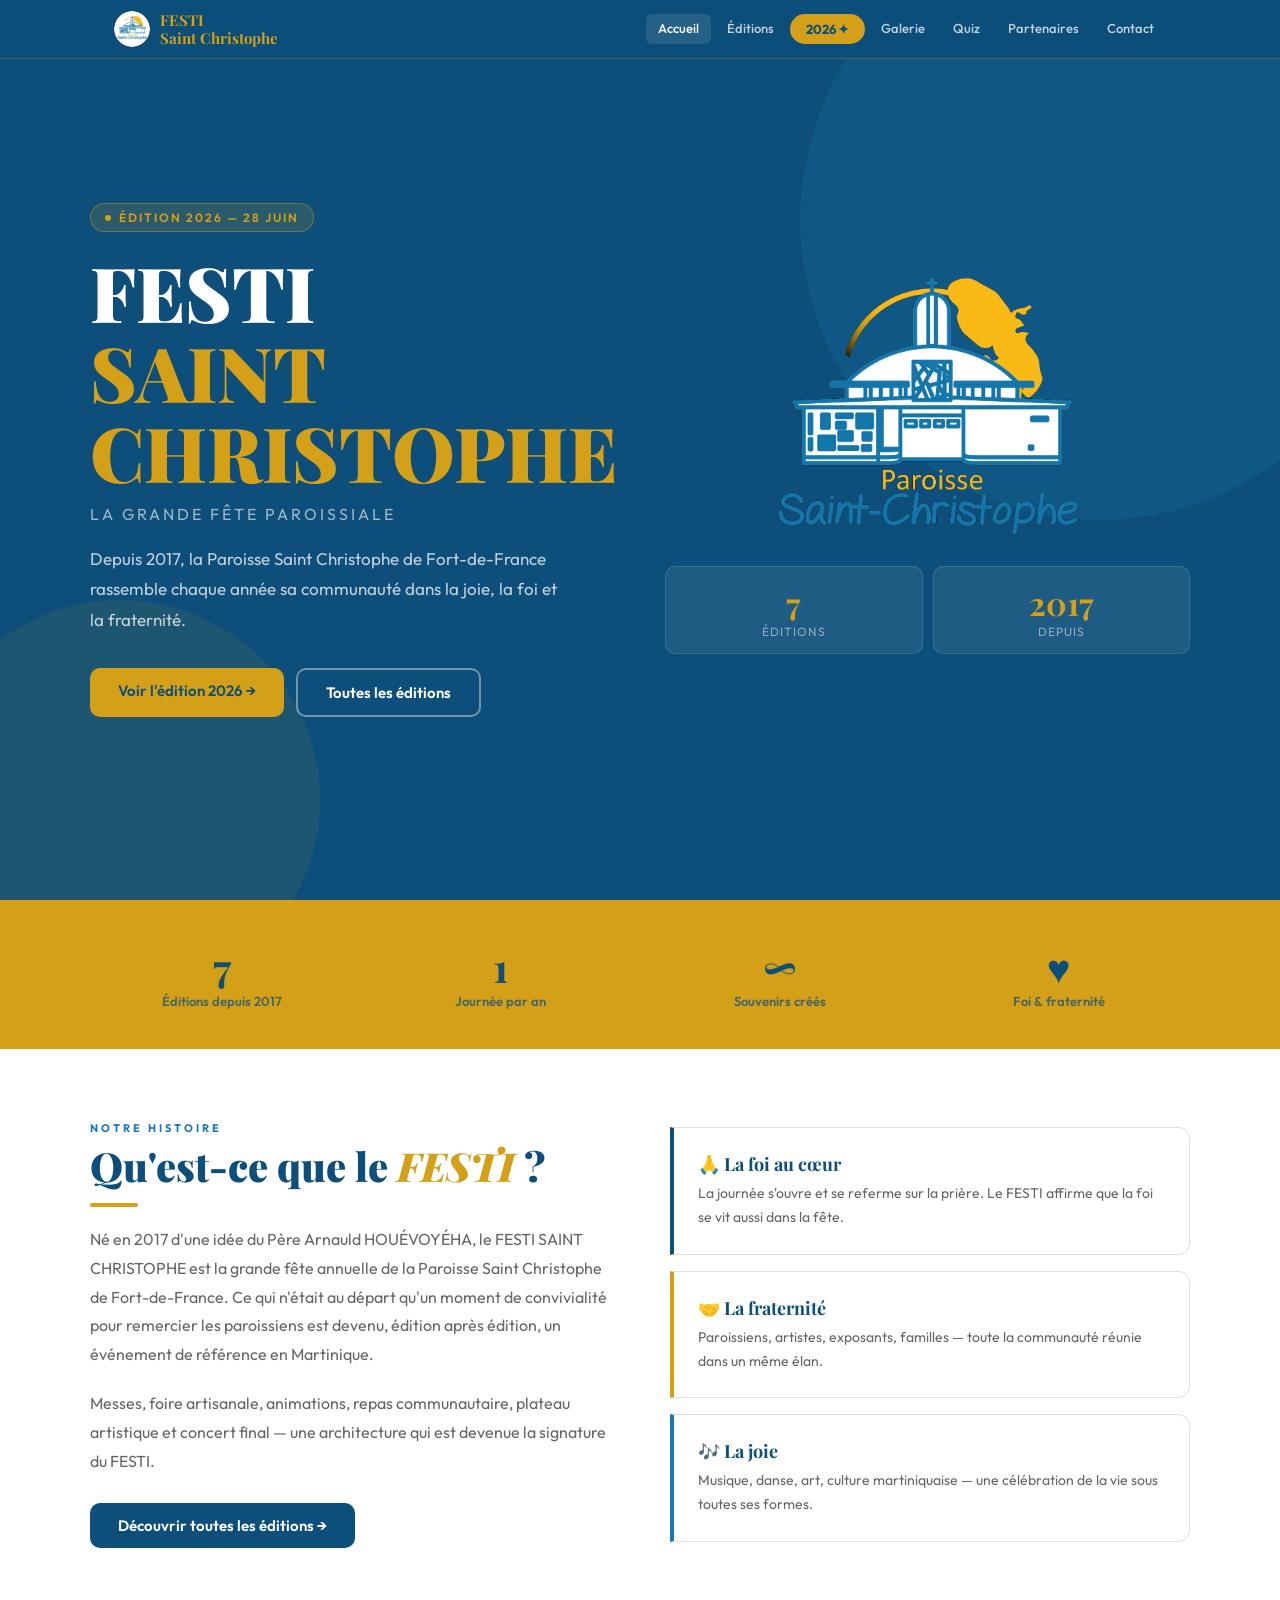
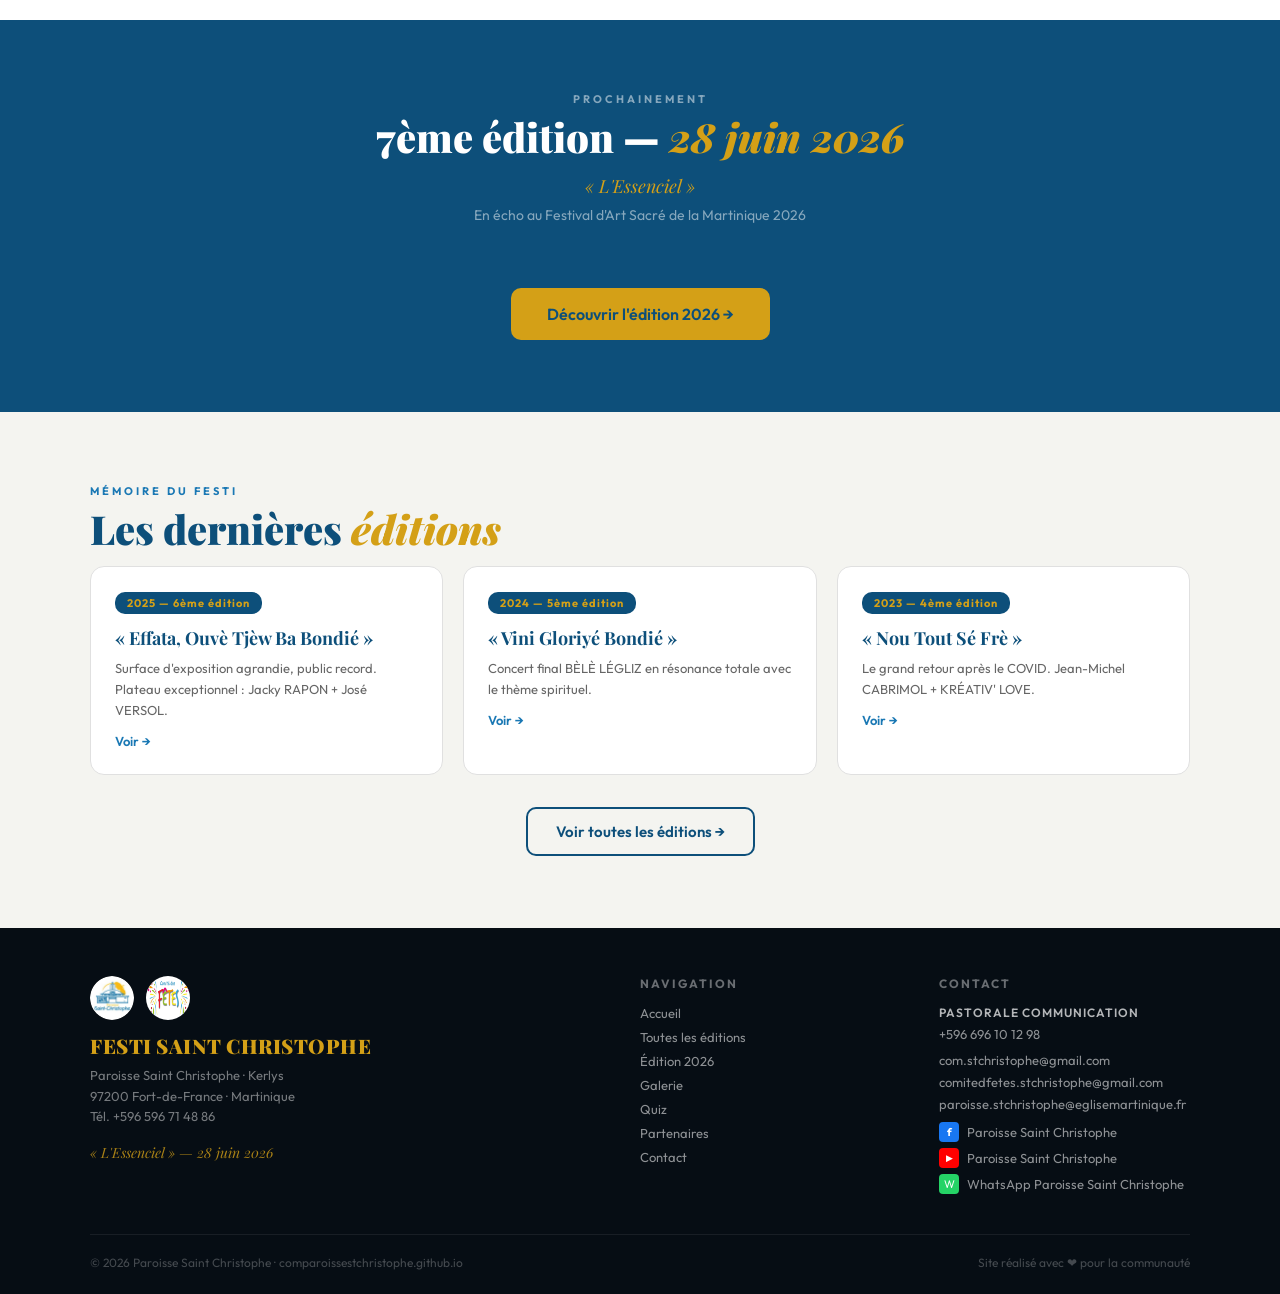
<file: index.html>
<!DOCTYPE html>
<html lang="fr">
<head>
<meta charset="UTF-8"><meta name="viewport" content="width=device-width,initial-scale=1">
<title>FESTI SAINT CHRISTOPHE — Paroisse Saint Christophe Fort-de-France</title>
<meta name="description" content="Le FESTI SAINT CHRISTOPHE est la grande fête paroissiale annuelle de la Paroisse Saint Christophe de Fort-de-France, Martinique. Depuis 2017.">
<link rel="stylesheet" href="style.css">
</head>
<body>
<nav><div class="nav-inner"><a href="index.html" class="nav-logo"><img src="logo_paroisse_rond.png" alt="Paroisse Saint Christophe" style="width:36px;height:36px;border-radius:50%;object-fit:cover"><div class="nav-logo-text">FESTI<br>Saint Christophe</div></a><div class="nav-links" id="nav-links"></div><button class="hamburger" onclick="toggleMenu()" aria-label="Menu"><span></span><span></span><span></span></button></div></nav>
<div class="mobile-menu" id="mobile-menu"></div>

<!-- HERO -->
<section style="min-height:100vh;background:var(--bleu);display:flex;align-items:center;padding:80px 24px 60px;position:relative;overflow:hidden">
  <div style="position:absolute;right:-120px;top:-80px;width:600px;height:600px;border-radius:50%;background:rgba(26,120,180,.18)"></div>
  <div style="position:absolute;left:-80px;bottom:-100px;width:400px;height:400px;border-radius:50%;background:rgba(212,160,23,.08)"></div>
  <div style="max-width:1100px;margin:0 auto;width:100%;position:relative;display:grid;grid-template-columns:1fr 1fr;gap:48px;align-items:center" class="hero-grid">
    <div>
      <div style="display:inline-flex;align-items:center;gap:8px;background:rgba(212,160,23,.15);border:1px solid rgba(212,160,23,.4);color:var(--or);font-size:12px;font-weight:600;letter-spacing:2px;padding:6px 14px;border-radius:20px;margin-bottom:20px;text-transform:uppercase">
        <span style="width:6px;height:6px;background:var(--or);border-radius:50%;display:inline-block;animation:pulse 2s infinite"></span>
        Édition 2026 — 28 juin
      </div>
      <h1 style="font-family:'Playfair Display',serif;font-weight:900;line-height:1.05;margin-bottom:12px">
          <span style="font-size:clamp(44px,6vw,76px);color:#fff;display:block">FESTI</span>
          <span style="font-size:clamp(44px,6vw,76px);color:var(--or);display:block;font-style:normal">SAINT CHRISTOPHE</span>
        </h1>
      <p style="font-size:16px;color:rgba(255,255,255,.6);letter-spacing:3px;text-transform:uppercase;margin-bottom:20px">La grande fête paroissiale</p>
      <p style="font-size:17px;color:rgba(255,255,255,.75);line-height:1.8;margin-bottom:32px;max-width:480px">Depuis 2017, la Paroisse Saint Christophe de Fort-de-France rassemble chaque année sa communauté dans la joie, la foi et la fraternité.</p>
      <div style="display:flex;gap:12px;flex-wrap:wrap">
        <a href="2026.html" class="btn btn-or">Voir l'édition 2026 →</a>
        <a href="editions.html" class="btn btn-outline" style="color:#fff;border-color:rgba(255,255,255,.4)">Toutes les éditions</a>
      </div>
    </div>
    <div style="display:flex;flex-direction:column;align-items:center;gap:20px">
      <div style="background:transparent;width:300px;height:280px;display:flex;align-items:center;justify-content:center">
        <img src="logo_paroisse.png" alt="Paroisse Saint Christophe" style="width:300px;height:280px;object-fit:contain;display:block">
      </div>
      <div style="display:grid;grid-template-columns:1fr 1fr;gap:10px;width:100%">
        <div style="background:rgba(255,255,255,.08);border:1px solid rgba(255,255,255,.12);border-radius:10px;padding:14px;text-align:center">
          <div style="font-family:'Playfair Display',serif;font-size:32px;font-weight:700;color:var(--or)">7</div>
          <div style="font-size:12px;color:rgba(255,255,255,.5);text-transform:uppercase;letter-spacing:1px">Éditions</div>
        </div>
        <div style="background:rgba(255,255,255,.08);border:1px solid rgba(255,255,255,.12);border-radius:10px;padding:14px;text-align:center">
          <div style="font-family:'Playfair Display',serif;font-size:32px;font-weight:700;color:var(--or)">2017</div>
          <div style="font-size:12px;color:rgba(255,255,255,.5);text-transform:uppercase;letter-spacing:1px">Depuis</div>
        </div>
      </div>
    </div>
  </div>
</section>

<!-- CHIFFRES CLÉS -->
<section class="sec bg-or" style="background:var(--or);padding:40px 24px">
  <div class="sec-inner">
    <div class="grid-4">
      <div style="text-align:center"><div style="font-family:'Playfair Display',serif;font-size:40px;font-weight:700;color:var(--bleu)">7</div><div style="font-size:13px;color:var(--bleu);opacity:.7;font-weight:600">Éditions depuis 2017</div></div>
      <div style="text-align:center"><div style="font-family:'Playfair Display',serif;font-size:40px;font-weight:700;color:var(--bleu)">1</div><div style="font-size:13px;color:var(--bleu);opacity:.7;font-weight:600">Journée par an</div></div>
      <div style="text-align:center"><div style="font-family:'Playfair Display',serif;font-size:40px;font-weight:700;color:var(--bleu)">∞</div><div style="font-size:13px;color:var(--bleu);opacity:.7;font-weight:600">Souvenirs créés</div></div>
      <div style="text-align:center"><div style="font-family:'Playfair Display',serif;font-size:40px;font-weight:700;color:var(--bleu)">♥</div><div style="font-size:13px;color:var(--bleu);opacity:.7;font-weight:600">Foi & fraternité</div></div>
    </div>
  </div>
</section>

<!-- QU'EST-CE QUE LE FESTI -->
<section class="sec bg-blanc fade-up">
  <div class="sec-inner">
    <div style="display:grid;grid-template-columns:1fr 1fr;gap:60px;align-items:center">
      <div>
        <div class="sec-label">Notre histoire</div>
        <h2 class="sec-title">Qu'est-ce que le <em>FESTI</em> ?</h2>
        <div class="filet"></div>
        <p style="font-size:16px;color:var(--texte2);line-height:1.8;margin-bottom:20px">Né en 2017 d'une idée du Père Arnauld HOUÉVOYÉHA, le FESTI SAINT CHRISTOPHE est la grande fête annuelle de la Paroisse Saint Christophe de Fort-de-France. Ce qui n'était au départ qu'un moment de convivialité pour remercier les paroissiens est devenu, édition après édition, un événement de référence en Martinique.</p>
        <p style="font-size:16px;color:var(--texte2);line-height:1.8;margin-bottom:28px">Messes, foire artisanale, animations, repas communautaire, plateau artistique et concert final — une architecture qui est devenue la signature du FESTI.</p>
        <a href="editions.html" class="btn btn-primary">Découvrir toutes les éditions →</a>
      </div>
      <div style="display:flex;flex-direction:column;gap:16px">
        <div class="card" style="border-left:4px solid var(--bleu);border-radius:0 12px 12px 0">
          <div style="font-family:'Playfair Display',serif;font-size:18px;font-weight:700;color:var(--bleu);margin-bottom:6px">🙏 La foi au cœur</div>
          <p style="font-size:14px;color:var(--texte2);line-height:1.7">La journée s'ouvre et se referme sur la prière. Le FESTI affirme que la foi se vit aussi dans la fête.</p>
        </div>
        <div class="card" style="border-left:4px solid var(--or);border-radius:0 12px 12px 0">
          <div style="font-family:'Playfair Display',serif;font-size:18px;font-weight:700;color:var(--bleu);margin-bottom:6px">🤝 La fraternité</div>
          <p style="font-size:14px;color:var(--texte2);line-height:1.7">Paroissiens, artistes, exposants, familles — toute la communauté réunie dans un même élan.</p>
        </div>
        <div class="card" style="border-left:4px solid var(--bleu2);border-radius:0 12px 12px 0">
          <div style="font-family:'Playfair Display',serif;font-size:18px;font-weight:700;color:var(--bleu);margin-bottom:6px">🎶 La joie</div>
          <p style="font-size:14px;color:var(--texte2);line-height:1.7">Musique, danse, art, culture martiniquaise — une célébration de la vie sous toutes ses formes.</p>
        </div>
      </div>
    </div>
  </div>
</section>

<!-- PROCHAINE ÉDITION TEASER -->
<section class="sec" style="background:var(--bleu)">
  <div class="sec-inner text-center fade-up">
    <div class="sec-label" style="color:rgba(255,255,255,.5)">Prochainement</div>
    <h2 class="sec-title" style="color:#fff">7ème édition — <em>28 juin 2026</em></h2>
    <p style="font-size:18px;font-family:'Playfair Display',serif;font-style:italic;color:var(--or);margin-bottom:8px">« L'Essenciel »</p>
    <p style="font-size:14px;color:rgba(255,255,255,.5);margin-bottom:32px">En écho au Festival d'Art Sacré de la Martinique 2026</p>
    <div id="hero-countdown" style="display:flex;justify-content:center;gap:16px;flex-wrap:wrap;margin-bottom:32px"></div>
    <a href="2026.html" class="btn btn-or" style="font-size:16px;padding:16px 36px">Découvrir l'édition 2026 →</a>
  </div>
</section>

<!-- ÉDITIONS RÉCENTES -->
<section class="sec bg-gris fade-up">
  <div class="sec-inner">
    <div class="sec-label">Mémoire du FESTI</div>
    <h2 class="sec-title">Les dernières <em>éditions</em></h2>
    <div class="grid-3" style="margin-top:8px">
      <div class="card">
        <div style="background:var(--bleu);color:var(--or);font-size:11px;font-weight:700;padding:4px 12px;border-radius:10px;display:inline-block;margin-bottom:12px;letter-spacing:1px">2025 — 6ème édition</div>
        <div style="font-family:'Playfair Display',serif;font-size:18px;font-weight:700;color:var(--bleu);margin-bottom:8px">« Effata, Ouvè Tjèw Ba Bondié »</div>
        <p style="font-size:13px;color:var(--texte2);line-height:1.6">Surface d'exposition agrandie, public record. Plateau exceptionnel : Jacky RAPON + José VERSOL.</p>
        <a href="editions.html#2025" style="display:inline-block;margin-top:12px;font-size:13px;color:var(--bleu2);font-weight:600;text-decoration:none">Voir →</a>
      </div>
      <div class="card">
        <div style="background:var(--bleu);color:var(--or);font-size:11px;font-weight:700;padding:4px 12px;border-radius:10px;display:inline-block;margin-bottom:12px;letter-spacing:1px">2024 — 5ème édition</div>
        <div style="font-family:'Playfair Display',serif;font-size:18px;font-weight:700;color:var(--bleu);margin-bottom:8px">« Vini Gloriyé Bondié »</div>
        <p style="font-size:13px;color:var(--texte2);line-height:1.6">Concert final BÈLÈ LÉGLIZ en résonance totale avec le thème spirituel.</p>
        <a href="editions.html#2024" style="display:inline-block;margin-top:12px;font-size:13px;color:var(--bleu2);font-weight:600;text-decoration:none">Voir →</a>
      </div>
      <div class="card">
        <div style="background:var(--bleu);color:var(--or);font-size:11px;font-weight:700;padding:4px 12px;border-radius:10px;display:inline-block;margin-bottom:12px;letter-spacing:1px">2023 — 4ème édition</div>
        <div style="font-family:'Playfair Display',serif;font-size:18px;font-weight:700;color:var(--bleu);margin-bottom:8px">« Nou Tout Sé Frè »</div>
        <p style="font-size:13px;color:var(--texte2);line-height:1.6">Le grand retour après le COVID. Jean-Michel CABRIMOL + KRÉATIV' LOVE.</p>
        <a href="editions.html#2023" style="display:inline-block;margin-top:12px;font-size:13px;color:var(--bleu2);font-weight:600;text-decoration:none">Voir →</a>
      </div>
    </div>
    <div style="text-align:center;margin-top:32px"><a href="editions.html" class="btn btn-outline">Voir toutes les éditions →</a></div>
  </div>
</section>

<footer>
  <div class="footer-inner">
    <div class="footer-grid">
      <div>
        <div style="display:flex;align-items:center;gap:12px;margin-bottom:12px">
          <img src="logo_paroisse_rond.png" alt="Paroisse" style="width:44px;height:44px;border-radius:50%">
          <img src="logo_comite.png" alt="Comité des Fêtes" style="width:44px;height:44px;border-radius:50%;background:#fff">
        </div>
        <div class="footer-brand-title">FESTI SAINT CHRISTOPHE</div>
        <div class="footer-brand-sub">Paroisse Saint Christophe · Kerlys<br>97200 Fort-de-France · Martinique<br>Tél. +596 596 71 48 86</div>
        <div class="footer-brand-creole">« L'Essenciel » — 28 juin 2026</div>
      </div>
      <div>
        <h4 style="font-size:12px;font-weight:700;letter-spacing:2px;color:rgba(255,255,255,.4);text-transform:uppercase;margin-bottom:14px">Navigation</h4>
        <a href="index.html" style="display:block;color:rgba(255,255,255,.55);font-size:13px;text-decoration:none;margin-bottom:8px">Accueil</a>
        <a href="editions.html" style="display:block;color:rgba(255,255,255,.55);font-size:13px;text-decoration:none;margin-bottom:8px">Toutes les éditions</a>
        <a href="2026.html" style="display:block;color:rgba(255,255,255,.55);font-size:13px;text-decoration:none;margin-bottom:8px">Édition 2026</a>
        <a href="galerie.html" style="display:block;color:rgba(255,255,255,.55);font-size:13px;text-decoration:none;margin-bottom:8px">Galerie</a>
        <a href="quiz.html" style="display:block;color:rgba(255,255,255,.55);font-size:13px;text-decoration:none;margin-bottom:8px">Quiz</a>
        <a href="partenaires.html" style="display:block;color:rgba(255,255,255,.55);font-size:13px;text-decoration:none;margin-bottom:8px">Partenaires</a>
        <a href="contact.html" style="display:block;color:rgba(255,255,255,.55);font-size:13px;text-decoration:none">Contact</a>
      </div>
      <div>
        <h4 style="font-size:12px;font-weight:700;letter-spacing:2px;color:rgba(255,255,255,.4);text-transform:uppercase;margin-bottom:14px">Contact</h4>
        <div style="color:rgba(255,255,255,.7);font-size:12px;font-weight:600;text-transform:uppercase;letter-spacing:1px;margin-bottom:6px">Pastorale communication</div>
        <a href="tel:+596696101298" style="display:block;color:rgba(255,255,255,.55);font-size:13px;text-decoration:none;margin-bottom:10px">+596 696 10 12 98</a>
        <a href="mailto:com.stchristophe@gmail.com" style="display:block;color:rgba(255,255,255,.55);font-size:13px;text-decoration:none;margin-bottom:6px">com.stchristophe@gmail.com</a>
        <a href="mailto:comitedfetes.stchristophe@gmail.com" style="display:block;color:rgba(255,255,255,.55);font-size:13px;text-decoration:none;margin-bottom:6px">comitedfetes.stchristophe@gmail.com</a>
        <a href="mailto:paroisse.stchristophe@eglisemartinique.fr" style="display:block;color:rgba(255,255,255,.55);font-size:13px;text-decoration:none;margin-bottom:10px">paroisse.stchristophe@eglisemartinique.fr</a>
        <div style="display:flex;flex-direction:column;gap:6px;margin-top:4px">
          <a href="https://www.facebook.com/ParoisseSaintChristophe" target="_blank" style="display:flex;align-items:center;gap:8px;color:rgba(255,255,255,.55);font-size:13px;text-decoration:none">
            <span style="background:#1877F2;width:20px;height:20px;border-radius:4px;display:flex;align-items:center;justify-content:center;font-size:11px;font-weight:700;color:#fff;flex-shrink:0">f</span>
            Paroisse Saint Christophe
          </a>
          <a href="https://www.youtube.com/@paroissesaintchristophe" target="_blank" style="display:flex;align-items:center;gap:8px;color:rgba(255,255,255,.55);font-size:13px;text-decoration:none">
            <span style="background:#FF0000;width:20px;height:20px;border-radius:4px;display:flex;align-items:center;justify-content:center;font-size:9px;color:#fff;flex-shrink:0">▶</span>
            Paroisse Saint Christophe
          </a>
          <a href="https://wa.me/596696101298" target="_blank" style="display:flex;align-items:center;gap:8px;color:rgba(255,255,255,.55);font-size:13px;text-decoration:none">
            <span style="background:#25D366;width:20px;height:20px;border-radius:4px;display:flex;align-items:center;justify-content:center;font-size:11px;color:#fff;flex-shrink:0">W</span>
            WhatsApp Paroisse Saint Christophe
          </a>
        </div>
      </div>
    </div>
    <div style="border-top:1px solid rgba(255,255,255,.07);padding-top:20px;display:flex;justify-content:space-between;flex-wrap:wrap;gap:12px">
      <span style="font-size:12px;color:rgba(255,255,255,.25)">© 2026 Paroisse Saint Christophe · comparoissestchristophe.github.io</span>
      <span style="font-size:12px;color:rgba(255,255,255,.25)">Site réalisé avec ❤ pour la communauté</span>
    </div>
  </div>
</footer>

<style>
@keyframes pulse{0%,100%{opacity:1;transform:scale(1)}50%{opacity:.5;transform:scale(.8)}}
.cd-box{background:rgba(255,255,255,.1);border:1px solid rgba(255,255,255,.15);border-radius:12px;padding:14px 20px;min-width:80px;text-align:center}
.cd-num{font-family:'Playfair Display',serif;font-size:40px;font-weight:700;color:var(--or);line-height:1}
.cd-unit{font-size:11px;color:rgba(255,255,255,.8);text-transform:uppercase;letter-spacing:1px;margin-top:4px}
@media(max-width:768px){.hero-grid,.about-grid{grid-template-columns:1fr!important}.hero-right-hidden{display:none}}
</style>
<script src="nav.js"></script>
<script>
initNav('index.html');
function updateCD(){
  const t=new Date('2026-06-28T06:15:00'),n=new Date(),d=t-n;
  if(d<=0)return;
  const j=Math.floor(d/86400000),h=Math.floor((d%86400000)/3600000),m=Math.floor((d%3600000)/60000),s=Math.floor((d%60000)/1000);
  document.getElementById('hero-countdown').innerHTML=
    `<div class="cd-box"><div class="cd-num">${String(j).padStart(2,'0')}</div><div class="cd-unit">Jours</div></div>
     <div class="cd-box"><div class="cd-num">${String(h).padStart(2,'0')}</div><div class="cd-unit">Heures</div></div>
     <div class="cd-box"><div class="cd-num">${String(m).padStart(2,'0')}</div><div class="cd-unit">Minutes</div></div>
     <div class="cd-box"><div class="cd-num">${String(s).padStart(2,'0')}</div><div class="cd-unit">Secondes</div></div>`;
}
setInterval(updateCD,1000);updateCD();
</script>
</body>
</html>
</file>
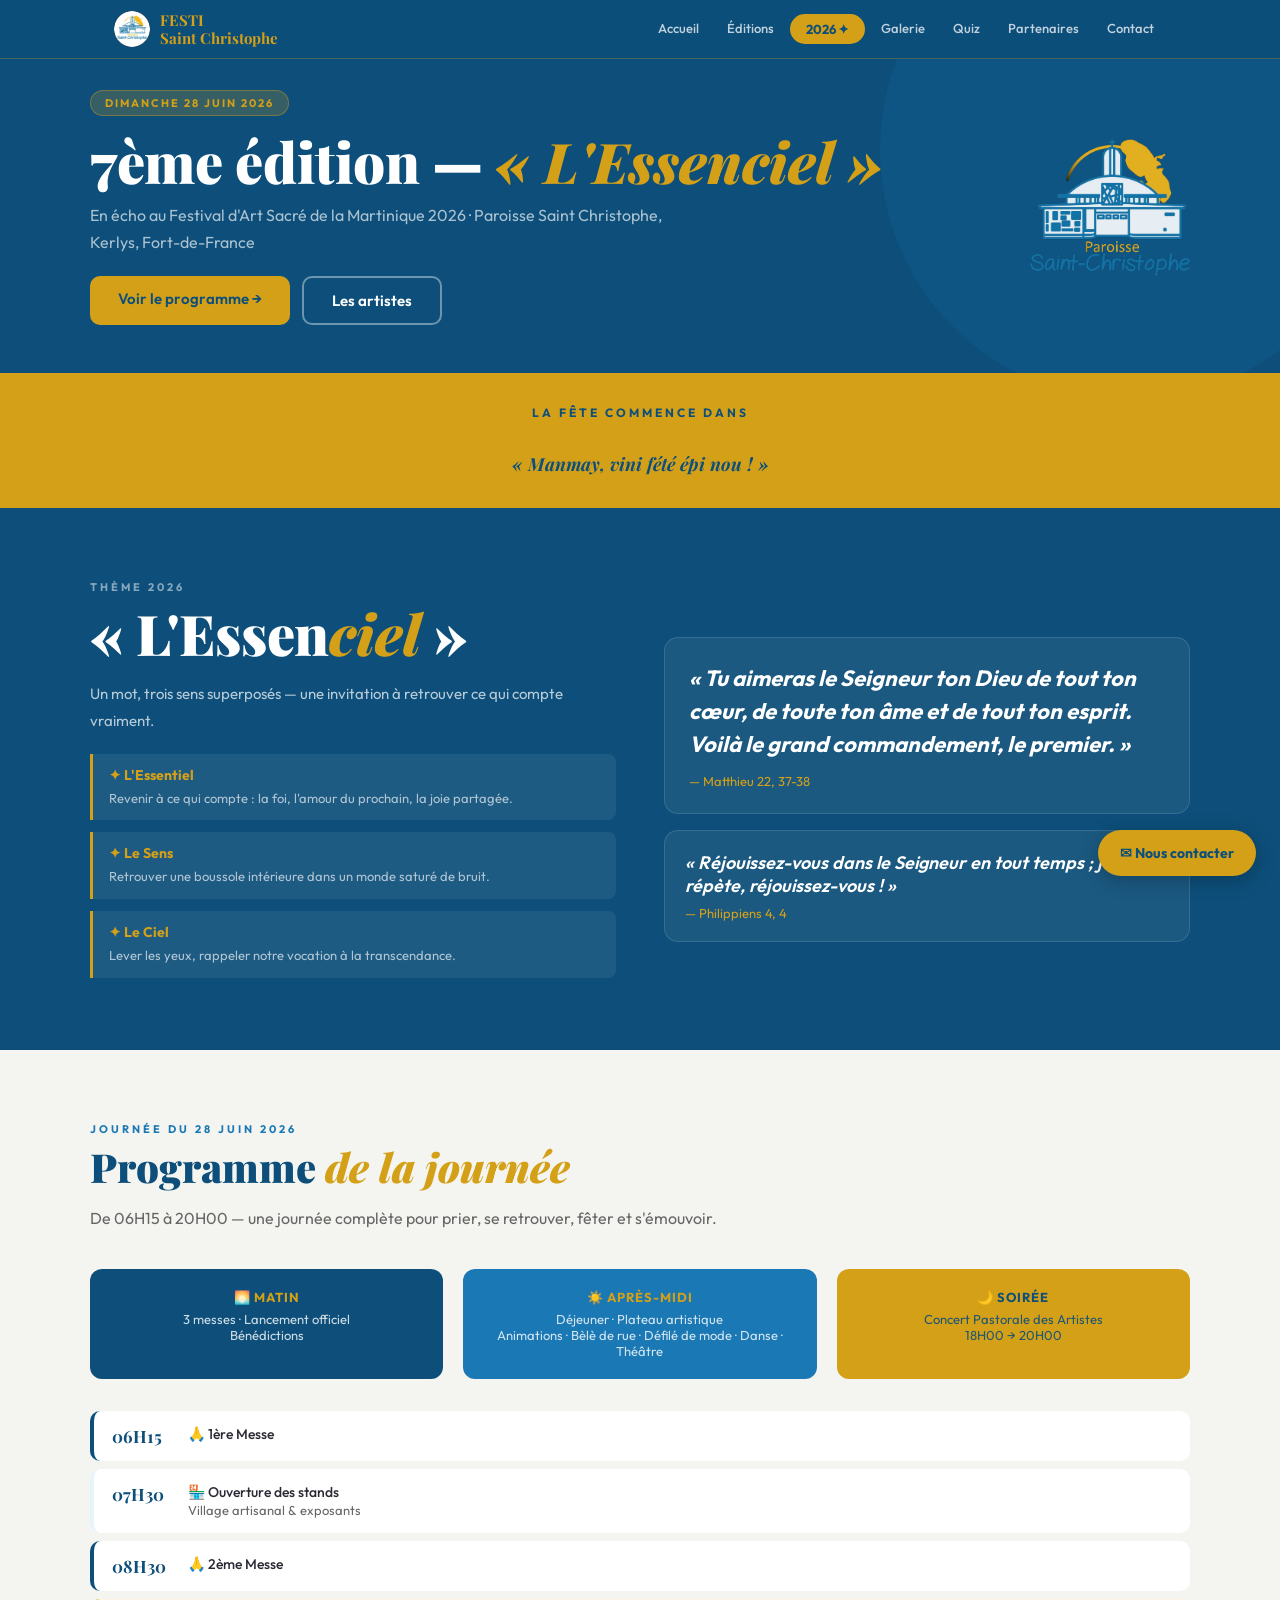
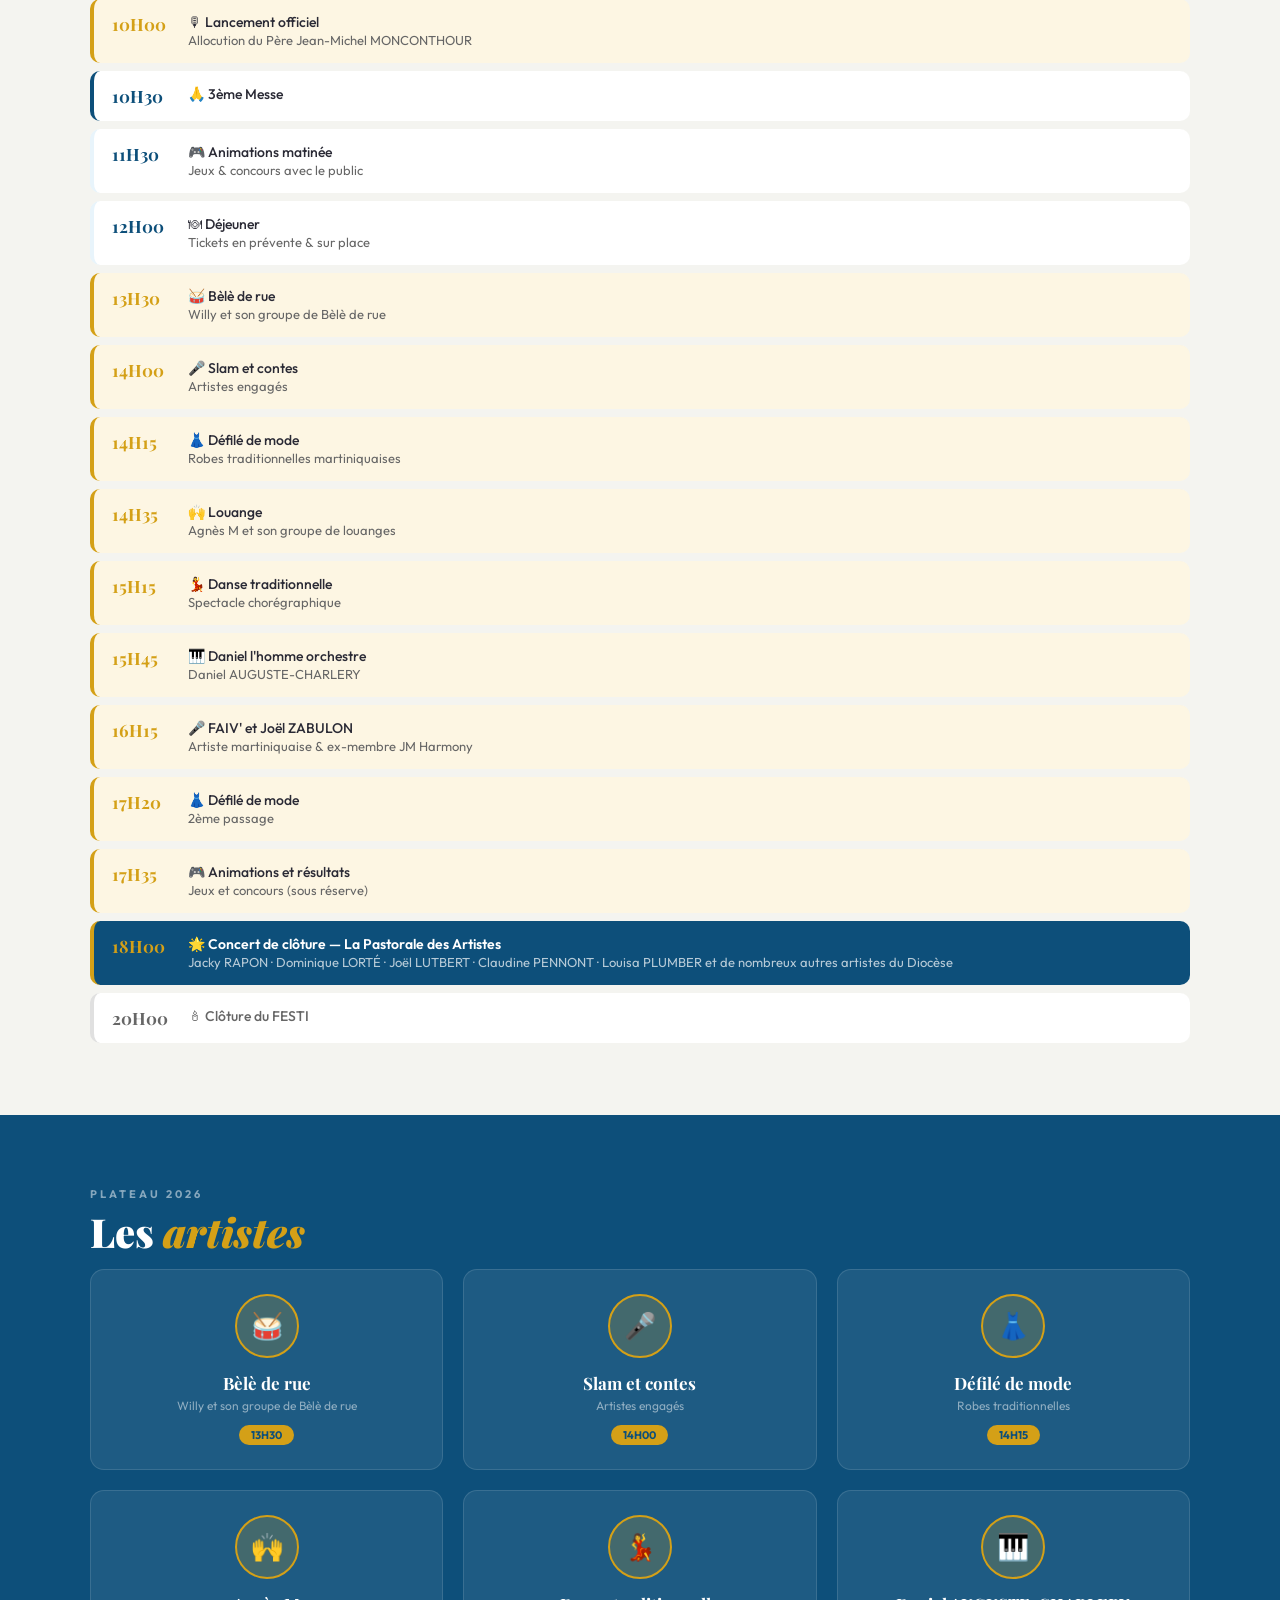
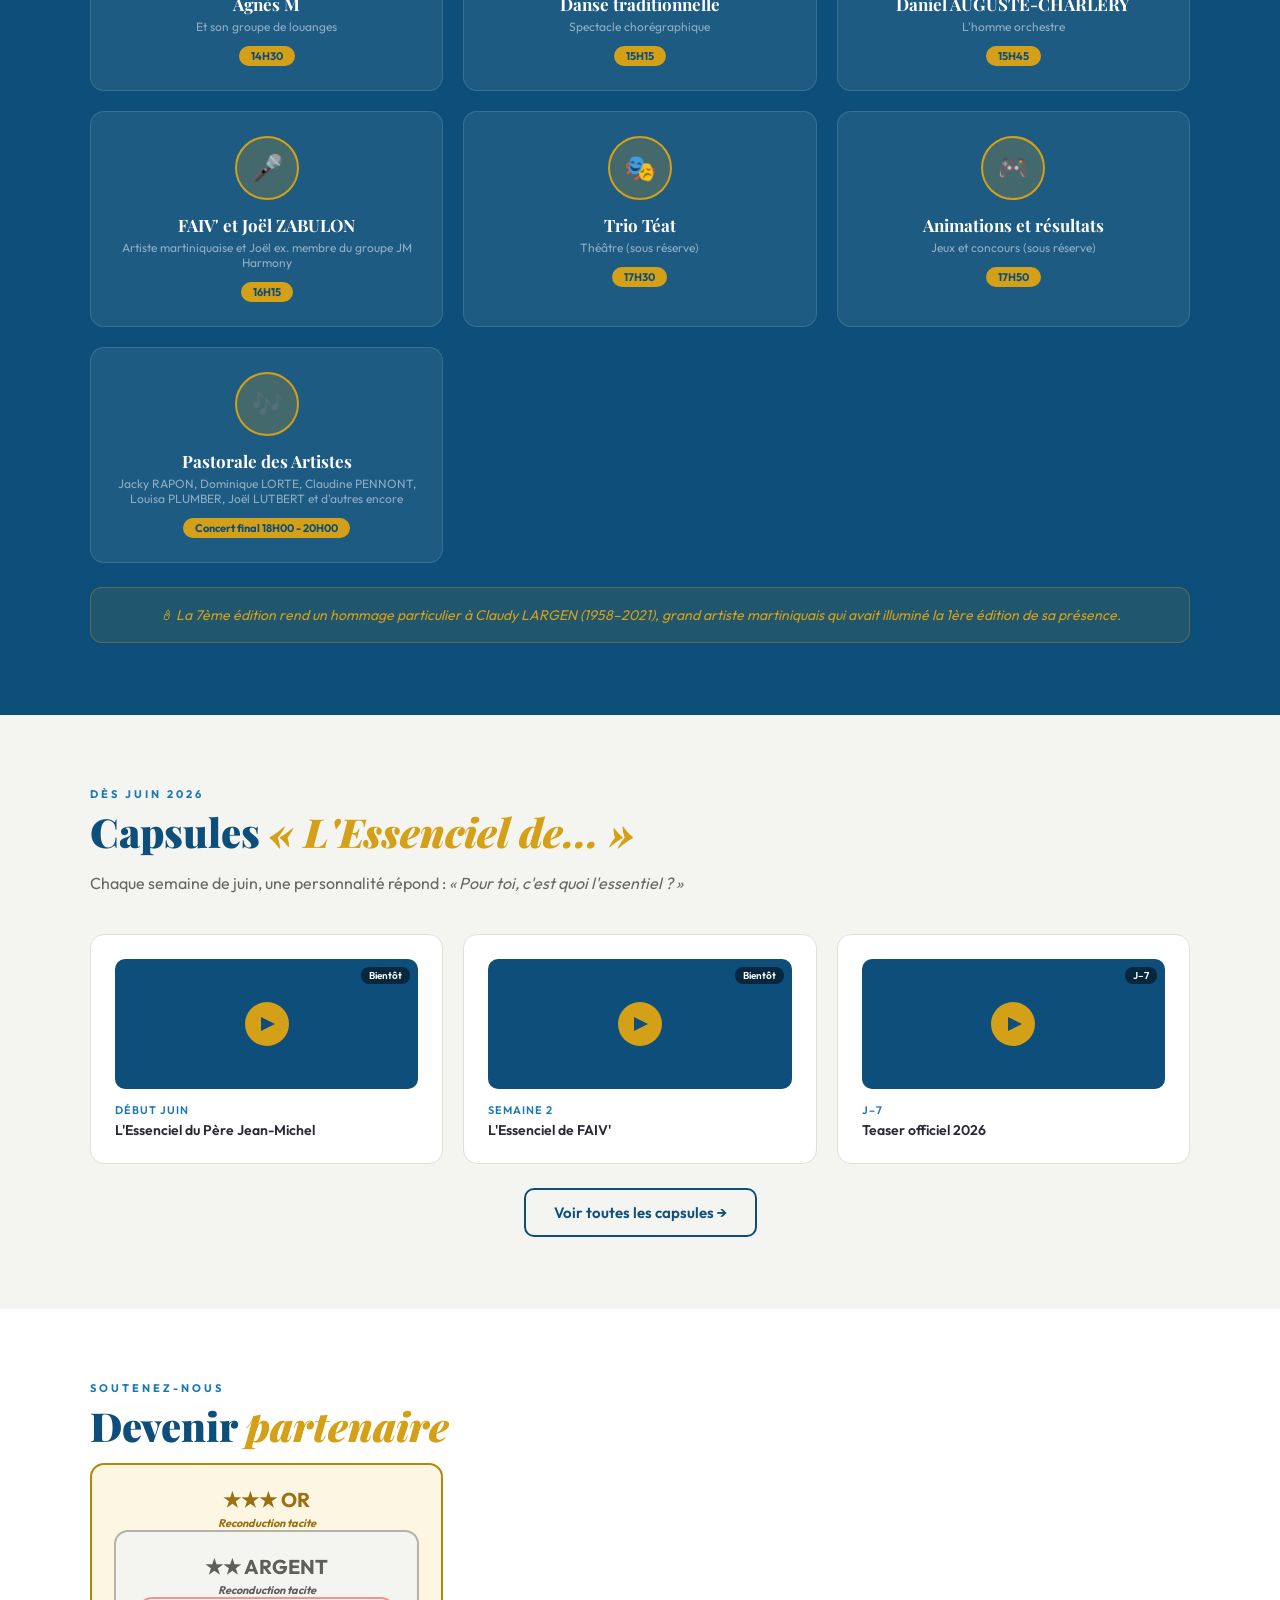
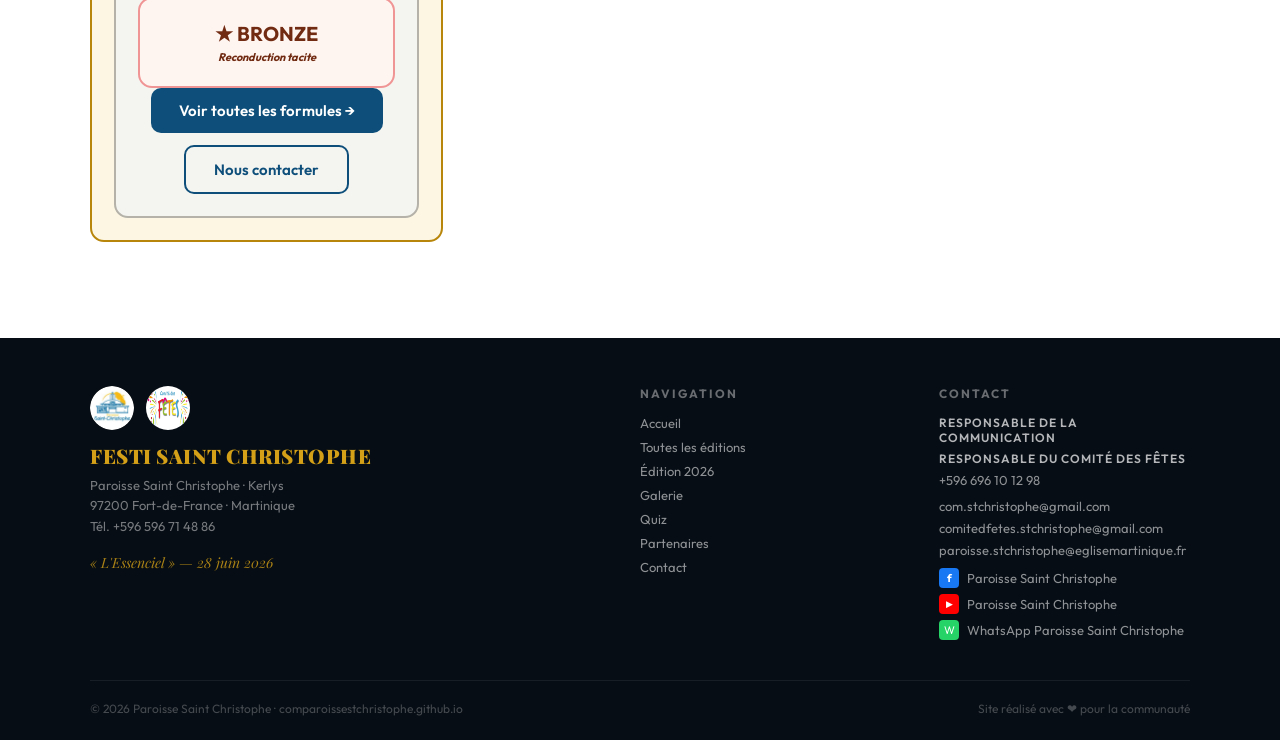
<file: 2026.html>
<!DOCTYPE html>
<html lang="fr">
<head>
<meta charset="UTF-8"><meta name="viewport" content="width=device-width,initial-scale=1">
<title>7ème Édition 2026 — « L'Essenciel » — FESTI SAINT CHRISTOPHE</title>
<meta name="description" content="FESTI SAINT CHRISTOPHE 2026 — 7ème édition — « L'Essenciel » — Dimanche 28 juin 2026, Paroisse Saint Christophe, Kerlys, Fort-de-France.">
<link rel="stylesheet" href="style.css">
</head>
<body>
<nav><div class="nav-inner">
  <a href="index.html" class="nav-logo">
    <img src="logo_paroisse_rond.png" alt="Paroisse Saint Christophe" style="width:36px;height:36px;border-radius:50%;object-fit:cover">
    <div class="nav-logo-text">FESTI<br>Saint Christophe</div>
  </a>
  <div class="nav-links" id="nav-links"></div>
  <button class="hamburger" onclick="toggleMenu()" aria-label="Menu"><span></span><span></span><span></span></button>
</div></nav>
<div class="mobile-menu" id="mobile-menu"></div>

<!-- HERO -->
<div class="page-hero" style="min-height:360px">
  <div class="page-hero-inner" style="display:grid;grid-template-columns:1fr auto;align-items:center;gap:40px">
    <div>
      <div class="page-hero-label">Dimanche 28 juin 2026</div>
      <h1>7ème édition — <em>« L'Essenciel »</em></h1>
      <p>En écho au Festival d'Art Sacré de la Martinique 2026 · Paroisse Saint Christophe, Kerlys, Fort-de-France</p>
      <div style="margin-top:20px;display:flex;gap:12px;flex-wrap:wrap">
        <a href="#programme" class="btn btn-or">Voir le programme →</a>
        <a href="#artistes" class="btn btn-outline" style="color:#fff;border-color:rgba(255,255,255,.4)">Les artistes</a>
      </div>
    </div>
    <div style="display:flex;justify-content:center">
      <img src="logo_paroisse.png" alt="Paroisse Saint Christophe" style="width:160px;height:138px;object-fit:contain;opacity:.9">
    </div>
  </div>
</div>

<!-- COMPTE À REBOURS -->
<div style="background:var(--or);padding:32px 24px">
  <div style="max-width:800px;margin:0 auto;text-align:center">
    <div style="font-size:12px;font-weight:700;letter-spacing:3px;color:var(--bleu);text-transform:uppercase;margin-bottom:16px">La fête commence dans</div>
    <div id="countdown" style="display:flex;justify-content:center;gap:16px;flex-wrap:wrap"></div>
    <p style="margin-top:16px;font-family:'Playfair Display',serif;font-style:italic;font-size:18px;color:var(--bleu);font-weight:700">« Manmay, vini fété épi nou ! »</p>
  </div>
</div>

<!-- THÈME -->
<section class="sec bg-bleu fade-up">
  <div class="sec-inner">
    <div class="sec-label" style="color:rgba(255,255,255,.5)">Thème 2026</div>
    <div style="display:grid;grid-template-columns:1fr 1fr;gap:48px;align-items:center">
      <div>
        <h2 style="font-family:'Playfair Display',serif;font-size:clamp(32px,5vw,56px);font-weight:900;color:#fff;line-height:1.1;margin-bottom:16px">« L'Essen<em style="color:var(--or)">ciel</em> »</h2>
        <p style="font-size:15px;color:rgba(255,255,255,.7);line-height:1.8;margin-bottom:20px">Un mot, trois sens superposés — une invitation à retrouver ce qui compte vraiment.</p>
        <div style="display:flex;flex-direction:column;gap:12px">
          <div style="background:rgba(255,255,255,.07);border-left:3px solid var(--or);border-radius:0 8px 8px 0;padding:12px 16px">
            <div style="color:var(--or);font-weight:700;font-size:14px;margin-bottom:4px">✦ L'Essentiel</div>
            <p style="font-size:13px;color:rgba(255,255,255,.65);line-height:1.6">Revenir à ce qui compte : la foi, l'amour du prochain, la joie partagée.</p>
          </div>
          <div style="background:rgba(255,255,255,.07);border-left:3px solid var(--or);border-radius:0 8px 8px 0;padding:12px 16px">
            <div style="color:var(--or);font-weight:700;font-size:14px;margin-bottom:4px">✦ Le Sens</div>
            <p style="font-size:13px;color:rgba(255,255,255,.65);line-height:1.6">Retrouver une boussole intérieure dans un monde saturé de bruit.</p>
          </div>
          <div style="background:rgba(255,255,255,.07);border-left:3px solid var(--or);border-radius:0 8px 8px 0;padding:12px 16px">
            <div style="color:var(--or);font-weight:700;font-size:14px;margin-bottom:4px">✦ Le Ciel</div>
            <p style="font-size:13px;color:rgba(255,255,255,.65);line-height:1.6">Lever les yeux, rappeler notre vocation à la transcendance.</p>
          </div>
        </div>
      </div>
      <div style="display:flex;flex-direction:column;gap:16px">
        <div style="background:rgba(255,255,255,.06);border:1px solid rgba(255,255,255,.12);border-radius:14px;padding:24px">
          <div style="font-size:22px;font-weight:700;color:#fff;font-style:italic;line-height:1.5;margin-bottom:12px">« Tu aimeras le Seigneur ton Dieu de tout ton cœur, de toute ton âme et de tout ton esprit. Voilà le grand commandement, le premier. »</div>
          <div style="font-size:13px;color:var(--or)">— Matthieu 22, 37-38</div>
        </div>
        <div style="background:rgba(255,255,255,.06);border:1px solid rgba(255,255,255,.12);border-radius:14px;padding:20px">
          <div style="font-size:18px;font-weight:600;color:#fff;font-style:italic;margin-bottom:8px">« Réjouissez-vous dans le Seigneur en tout temps ; je le répète, réjouissez-vous ! »</div>
          <div style="font-size:13px;color:var(--or)">— Philippiens 4, 4</div>
        </div>
      </div>
    </div>
  </div>
</section>

<!-- PROGRAMME -->
<section id="programme" class="sec bg-gris fade-up">
  <div class="sec-inner">
    <div class="sec-label">Journée du 28 juin 2026</div>
    <h2 class="sec-title">Programme <em>de la journée</em></h2>
    <p class="sec-intro">De 06H15 à 20H00 — une journée complète pour prier, se retrouver, fêter et s'émouvoir.</p>

    <!-- Trois temps -->
    <div class="grid-3" style="margin-bottom:32px">
      <div style="background:#0D4F7A;border-radius:12px;padding:20px;text-align:center">
        <div style="color:var(--or);font-size:13px;font-weight:700;text-transform:uppercase;letter-spacing:1px;margin-bottom:6px">🌅 Matin</div>
        <div style="color:#fff;font-size:13px;opacity:.8">3 messes · Lancement officiel<br>Bénédictions</div>
      </div>
      <div style="background:#1A78B4;border-radius:12px;padding:20px;text-align:center">
        <div style="color:var(--or);font-size:13px;font-weight:700;text-transform:uppercase;letter-spacing:1px;margin-bottom:6px">☀️ Après-midi</div>
        <div style="color:#fff;font-size:13px;opacity:.8">Déjeuner · Plateau artistique<br>Animations · Bèlè de rue · Défilé de mode · Danse · Théâtre</div>
      </div>
      <div style="background:var(--or);border-radius:12px;padding:20px;text-align:center">
        <div style="color:var(--bleu);font-size:13px;font-weight:700;text-transform:uppercase;letter-spacing:1px;margin-bottom:6px">🌙 Soirée</div>
        <div style="color:var(--bleu);font-size:13px;opacity:.9">Concert Pastorale des Artistes<br>18H00 → 20H00</div>
      </div>
    </div>

    <!-- Tableau programme -->
    <div style="display:flex;flex-direction:column;gap:8px">
      <div style="display:flex;gap:16px;background:#fff;border-radius:10px;padding:14px 18px;border-left:4px solid var(--bleu)"><div style="font-family:'Playfair Display',serif;font-size:17px;font-weight:700;color:var(--bleu);min-width:60px">06H15</div><div style="font-size:14px;color:var(--texte);font-weight:500">🙏 1ère Messe</div></div>
      <div style="display:flex;gap:16px;background:#fff;border-radius:10px;padding:14px 18px;border-left:4px solid var(--bleu-clair)"><div style="font-family:'Playfair Display',serif;font-size:17px;font-weight:700;color:var(--bleu);min-width:60px">07H30</div><div style="font-size:14px;color:var(--texte);font-weight:500">🏪 Ouverture des stands<br><span style="color:var(--texte2);font-weight:400;font-size:13px">Village artisanal & exposants</span></div></div>
      <div style="display:flex;gap:16px;background:#fff;border-radius:10px;padding:14px 18px;border-left:4px solid var(--bleu)"><div style="font-family:'Playfair Display',serif;font-size:17px;font-weight:700;color:var(--bleu);min-width:60px">08H30</div><div style="font-size:14px;color:var(--texte);font-weight:500">🙏 2ème Messe</div></div>
      <div style="display:flex;gap:16px;background:var(--or-pale);border-radius:10px;padding:14px 18px;border-left:4px solid var(--or)"><div style="font-family:'Playfair Display',serif;font-size:17px;font-weight:700;color:var(--or);min-width:60px">10H00</div><div style="font-size:14px;color:var(--texte);font-weight:500">🎙 Lancement officiel<br><span style="color:var(--texte2);font-weight:400;font-size:13px">Allocution du Père Jean-Michel MONCONTHOUR</span></div></div>
      <div style="display:flex;gap:16px;background:#fff;border-radius:10px;padding:14px 18px;border-left:4px solid var(--bleu)"><div style="font-family:'Playfair Display',serif;font-size:17px;font-weight:700;color:var(--bleu);min-width:60px">10H30</div><div style="font-size:14px;color:var(--texte);font-weight:500">🙏 3ème Messe</div></div>
      <div style="display:flex;gap:16px;background:#fff;border-radius:10px;padding:14px 18px;border-left:4px solid var(--bleu-clair)"><div style="font-family:'Playfair Display',serif;font-size:17px;font-weight:700;color:var(--bleu);min-width:60px">11H30</div><div style="font-size:14px;color:var(--texte);font-weight:500">🎮 Animations matinée<br><span style="color:var(--texte2);font-weight:400;font-size:13px">Jeux & concours avec le public</span></div></div>
      <div style="display:flex;gap:16px;background:#fff;border-radius:10px;padding:14px 18px;border-left:4px solid var(--bleu-clair)"><div style="font-family:'Playfair Display',serif;font-size:17px;font-weight:700;color:var(--bleu);min-width:60px">12H00</div><div style="font-size:14px;color:var(--texte);font-weight:500">🍽 Déjeuner<br><span style="color:var(--texte2);font-weight:400;font-size:13px">Tickets en prévente & sur place</span></div></div>
      <div style="display:flex;gap:16px;background:var(--or-pale);border-radius:10px;padding:14px 18px;border-left:4px solid var(--or)"><div style="font-family:'Playfair Display',serif;font-size:17px;font-weight:700;color:var(--or);min-width:60px">13H30</div><div style="font-size:14px;color:var(--texte);font-weight:500">🥁 Bèlè de rue<br><span style="color:var(--texte2);font-weight:400;font-size:13px">Willy et son groupe de Bèlè de rue</span></div></div>
      <div style="display:flex;gap:16px;background:var(--or-pale);border-radius:10px;padding:14px 18px;border-left:4px solid var(--or)"><div style="font-family:'Playfair Display',serif;font-size:17px;font-weight:700;color:var(--or);min-width:60px">14H00</div><div style="font-size:14px;color:var(--texte);font-weight:500">🎤 Slam et contes<br><span style="color:var(--texte2);font-weight:400;font-size:13px">Artistes engagés</span></div></div>
      <div style="display:flex;gap:16px;background:var(--or-pale);border-radius:10px;padding:14px 18px;border-left:4px solid var(--or)"><div style="font-family:'Playfair Display',serif;font-size:17px;font-weight:700;color:var(--or);min-width:60px">14H15</div><div style="font-size:14px;color:var(--texte);font-weight:500">👗 Défilé de mode<br><span style="color:var(--texte2);font-weight:400;font-size:13px">Robes traditionnelles martiniquaises</span></div></div>
      <div style="display:flex;gap:16px;background:var(--or-pale);border-radius:10px;padding:14px 18px;border-left:4px solid var(--or)"><div style="font-family:'Playfair Display',serif;font-size:17px;font-weight:700;color:var(--or);min-width:60px">14H35</div><div style="font-size:14px;color:var(--texte);font-weight:500">🙌 Louange<br><span style="color:var(--texte2);font-weight:400;font-size:13px">Agnès M et son groupe de louanges</span></div></div>
      <div style="display:flex;gap:16px;background:var(--or-pale);border-radius:10px;padding:14px 18px;border-left:4px solid var(--or)"><div style="font-family:'Playfair Display',serif;font-size:17px;font-weight:700;color:var(--or);min-width:60px">15H15</div><div style="font-size:14px;color:var(--texte);font-weight:500">💃 Danse traditionnelle<br><span style="color:var(--texte2);font-weight:400;font-size:13px">Spectacle chorégraphique</span></div></div>
      <div style="display:flex;gap:16px;background:var(--or-pale);border-radius:10px;padding:14px 18px;border-left:4px solid var(--or)"><div style="font-family:'Playfair Display',serif;font-size:17px;font-weight:700;color:var(--or);min-width:60px">15H45</div><div style="font-size:14px;color:var(--texte);font-weight:500">🎹 Daniel l'homme orchestre<br><span style="color:var(--texte2);font-weight:400;font-size:13px">Daniel AUGUSTE-CHARLERY</span></div></div>
      <div style="display:flex;gap:16px;background:var(--or-pale);border-radius:10px;padding:14px 18px;border-left:4px solid var(--or)"><div style="font-family:'Playfair Display',serif;font-size:17px;font-weight:700;color:var(--or);min-width:60px">16H15</div><div style="font-size:14px;color:var(--texte);font-weight:500">🎤 FAIV' et Joël ZABULON<br><span style="color:var(--texte2);font-weight:400;font-size:13px">Artiste martiniquaise & ex-membre JM Harmony</span></div></div>
      <div style="display:flex;gap:16px;background:var(--or-pale);border-radius:10px;padding:14px 18px;border-left:4px solid var(--or)"><div style="font-family:'Playfair Display',serif;font-size:17px;font-weight:700;color:var(--or);min-width:60px">17H20</div><div style="font-size:14px;color:var(--texte);font-weight:500">👗 Défilé de mode<br><span style="color:var(--texte2);font-weight:400;font-size:13px">2ème passage</span></div></div>
      <div style="display:flex;gap:16px;background:var(--or-pale);border-radius:10px;padding:14px 18px;border-left:4px solid var(--or)"><div style="font-family:'Playfair Display',serif;font-size:17px;font-weight:700;color:var(--or);min-width:60px">17H35</div><div style="font-size:14px;color:var(--texte);font-weight:500">🎮 Animations et résultats<br><span style="color:var(--texte2);font-weight:400;font-size:13px">Jeux et concours (sous réserve)</span></div></div>
      <div style="display:flex;gap:16px;background:var(--bleu);border-radius:10px;padding:14px 18px;border-left:4px solid var(--or)"><div style="font-family:'Playfair Display',serif;font-size:17px;font-weight:700;color:var(--or);min-width:60px">18H00</div><div style="font-size:14px;color:#fff;font-weight:600">🌟 Concert de clôture — La Pastorale des Artistes<br><span style="color:rgba(255,255,255,.7);font-weight:400;font-size:13px">Jacky RAPON · Dominique LORTÉ · Joël LUTBERT · Claudine PENNONT · Louisa PLUMBER et de nombreux autres artistes du Diocèse</span></div></div>
      <div style="display:flex;gap:16px;background:#fff;border-radius:10px;padding:14px 18px;border-left:4px solid var(--gris-ligne)"><div style="font-family:'Playfair Display',serif;font-size:17px;font-weight:700;color:var(--texte2);min-width:60px">20H00</div><div style="font-size:14px;color:var(--texte2);font-weight:500">🕯 Clôture du FESTI</div></div>
    </div>
  </div>
</section>

<!-- ARTISTES -->
<section id="artistes" class="sec bg-bleu fade-up">
  <div class="sec-inner">
    <div class="sec-label" style="color:rgba(255,255,255,.5)">Plateau 2026</div>
    <h2 class="sec-title" style="color:#fff">Les <em>artistes</em></h2>
    <div class="grid-3" style="margin-top:8px">
      <div style="background:rgba(255,255,255,.07);border:1px solid rgba(255,255,255,.12);border-radius:14px;padding:24px;text-align:center">
        <div style="width:64px;height:64px;border-radius:50%;background:rgba(212,160,23,.2);border:2px solid var(--or);margin:0 auto 14px;display:flex;align-items:center;justify-content:center;font-size:26px">🥁</div>
        <div style="font-family:'Playfair Display',serif;font-size:17px;font-weight:700;color:#fff;margin-bottom:4px">Bèlè de rue</div>
        <div style="font-size:12px;color:rgba(255,255,255,.5);margin-bottom:10px">Willy et son groupe de Bèlè de rue</div>
        <div style="background:var(--or);color:var(--bleu);font-size:11px;font-weight:700;padding:3px 12px;border-radius:10px;display:inline-block">13H30</div>
      </div>
      <div style="background:rgba(255,255,255,.07);border:1px solid rgba(255,255,255,.12);border-radius:14px;padding:24px;text-align:center">
        <div style="width:64px;height:64px;border-radius:50%;background:rgba(212,160,23,.2);border:2px solid var(--or);margin:0 auto 14px;display:flex;align-items:center;justify-content:center;font-size:26px">🎤</div>
        <div style="font-family:'Playfair Display',serif;font-size:17px;font-weight:700;color:#fff;margin-bottom:4px">Slam et contes</div>
        <div style="font-size:12px;color:rgba(255,255,255,.5);margin-bottom:10px">Artistes engagés</div>
        <div style="background:var(--or);color:var(--bleu);font-size:11px;font-weight:700;padding:3px 12px;border-radius:10px;display:inline-block">14H00</div>
      </div>
      <div style="background:rgba(255,255,255,.07);border:1px solid rgba(255,255,255,.12);border-radius:14px;padding:24px;text-align:center">
        <div style="width:64px;height:64px;border-radius:50%;background:rgba(212,160,23,.2);border:2px solid var(--or);margin:0 auto 14px;display:flex;align-items:center;justify-content:center;font-size:26px">👗</div>
        <div style="font-family:'Playfair Display',serif;font-size:17px;font-weight:700;color:#fff;margin-bottom:4px">Défilé de mode</div>
        <div style="font-size:12px;color:rgba(255,255,255,.5);margin-bottom:10px">Robes traditionnelles</div>
        <div style="background:var(--or);color:var(--bleu);font-size:11px;font-weight:700;padding:3px 12px;border-radius:10px;display:inline-block">14H15</div>
      </div>
      <div style="background:rgba(255,255,255,.07);border:1px solid rgba(255,255,255,.12);border-radius:14px;padding:24px;text-align:center">
        <div style="width:64px;height:64px;border-radius:50%;background:rgba(212,160,23,.2);border:2px solid var(--or);margin:0 auto 14px;display:flex;align-items:center;justify-content:center;font-size:26px">🙌</div>
        <div style="font-family:'Playfair Display',serif;font-size:17px;font-weight:700;color:#fff;margin-bottom:4px">Agnès M</div>
        <div style="font-size:12px;color:rgba(255,255,255,.5);margin-bottom:10px">Et son groupe de louanges</div>
        <div style="background:var(--or);color:var(--bleu);font-size:11px;font-weight:700;padding:3px 12px;border-radius:10px;display:inline-block">14H30</div>
      </div>
      <div style="background:rgba(255,255,255,.07);border:1px solid rgba(255,255,255,.12);border-radius:14px;padding:24px;text-align:center">
        <div style="width:64px;height:64px;border-radius:50%;background:rgba(212,160,23,.2);border:2px solid var(--or);margin:0 auto 14px;display:flex;align-items:center;justify-content:center;font-size:26px">💃</div>
        <div style="font-family:'Playfair Display',serif;font-size:17px;font-weight:700;color:#fff;margin-bottom:4px">Danse traditionnelle</div>
        <div style="font-size:12px;color:rgba(255,255,255,.5);margin-bottom:10px">Spectacle chorégraphique</div>
        <div style="background:var(--or);color:var(--bleu);font-size:11px;font-weight:700;padding:3px 12px;border-radius:10px;display:inline-block">15H15</div>
      </div>
      <div style="background:rgba(255,255,255,.07);border:1px solid rgba(255,255,255,.12);border-radius:14px;padding:24px;text-align:center">
        <div style="width:64px;height:64px;border-radius:50%;background:rgba(212,160,23,.2);border:2px solid var(--or);margin:0 auto 14px;display:flex;align-items:center;justify-content:center;font-size:26px">🎹</div>
        <div style="font-family:'Playfair Display',serif;font-size:17px;font-weight:700;color:#fff;margin-bottom:4px">Daniel AUGUSTE-CHARLERY</div>
        <div style="font-size:12px;color:rgba(255,255,255,.5);margin-bottom:10px">L'homme orchestre</div>
        <div style="background:var(--or);color:var(--bleu);font-size:11px;font-weight:700;padding:3px 12px;border-radius:10px;display:inline-block">15H45</div>
      </div>
      <div style="background:rgba(255,255,255,.07);border:1px solid rgba(255,255,255,.12);border-radius:14px;padding:24px;text-align:center">
        <div style="width:64px;height:64px;border-radius:50%;background:rgba(212,160,23,.2);border:2px solid var(--or);margin:0 auto 14px;display:flex;align-items:center;justify-content:center;font-size:26px">🎤</div>
        <div style="font-family:'Playfair Display',serif;font-size:17px;font-weight:700;color:#fff;margin-bottom:4px">FAIV' et Joël ZABULON</div>
        <div style="font-size:12px;color:rgba(255,255,255,.5);margin-bottom:10px">Artiste martiniquaise et Joël ex. membre du groupe JM Harmony</div>
        <div style="background:var(--or);color:var(--bleu);font-size:11px;font-weight:700;padding:3px 12px;border-radius:10px;display:inline-block">16H15</div>
      </div>
      <div style="background:rgba(255,255,255,.07);border:1px solid rgba(255,255,255,.12);border-radius:14px;padding:24px;text-align:center">
        <div style="width:64px;height:64px;border-radius:50%;background:rgba(212,160,23,.2);border:2px solid var(--or);margin:0 auto 14px;display:flex;align-items:center;justify-content:center;font-size:26px">🎭</div>
        <div style="font-family:'Playfair Display',serif;font-size:17px;font-weight:700;color:#fff;margin-bottom:4px">Trio Téat</div>
        <div style="font-size:12px;color:rgba(255,255,255,.5);margin-bottom:10px">Théâtre (sous réserve)</div>
        <div style="background:var(--or);color:var(--bleu);font-size:11px;font-weight:700;padding:3px 12px;border-radius:10px;display:inline-block">17H30</div>
      </div>
      <div style="background:rgba(255,255,255,.07);border:1px solid rgba(255,255,255,.12);border-radius:14px;padding:24px;text-align:center">
        <div style="width:64px;height:64px;border-radius:50%;background:rgba(212,160,23,.2);border:2px solid var(--or);margin:0 auto 14px;display:flex;align-items:center;justify-content:center;font-size:26px">🎮</div>
        <div style="font-family:'Playfair Display',serif;font-size:17px;font-weight:700;color:#fff;margin-bottom:4px">Animations et résultats</div>
        <div style="font-size:12px;color:rgba(255,255,255,.5);margin-bottom:10px">Jeux et concours (sous réserve)</div>
        <div style="background:var(--or);color:var(--bleu);font-size:11px;font-weight:700;padding:3px 12px;border-radius:10px;display:inline-block">17H50</div>
      </div>
      <div style="background:rgba(255,255,255,.07);border:1px solid rgba(255,255,255,.12);border-radius:14px;padding:24px;text-align:center">
        <div style="width:64px;height:64px;border-radius:50%;background:rgba(212,160,23,.2);border:2px solid var(--or);margin:0 auto 14px;display:flex;align-items:center;justify-content:center;font-size:26px">🎶</div>
        <div style="font-family:'Playfair Display',serif;font-size:17px;font-weight:700;color:#fff;margin-bottom:4px">Pastorale des Artistes</div>
        <div style="font-size:12px;color:rgba(255,255,255,.5);margin-bottom:10px">Jacky RAPON, Dominique LORTE, Claudine PENNONT, Louisa PLUMBER, Joël LUTBERT et d'autres encore</div>
        <div style="background:var(--or);color:var(--bleu);font-size:11px;font-weight:700;padding:3px 12px;border-radius:10px;display:inline-block">Concert final 18H00 - 20H00</div>
      </div>
    </div>
    <div style="margin-top:24px;background:rgba(212,160,23,.1);border:1px solid rgba(212,160,23,.3);border-radius:12px;padding:18px;text-align:center">
      <p style="color:var(--or);font-size:14px;font-style:italic">🕯 La 7ème édition rend un hommage particulier à Claudy LARGEN (1958–2021), grand artiste martiniquais qui avait illuminé la 1ère édition de sa présence.</p>
    </div>
  </div>
</section>

<!-- CAPSULES VIDÉO -->
<section class="sec bg-gris fade-up">
  <div class="sec-inner">
    <div class="sec-label">Dès juin 2026</div>
    <h2 class="sec-title">Capsules <em>« L'Essenciel de... »</em></h2>
    <p class="sec-intro">Chaque semaine de juin, une personnalité répond : <em>« Pour toi, c'est quoi l'essentiel ? »</em></p>
    <div class="grid-3">
      <div class="card"><div style="height:130px;background:var(--bleu);border-radius:10px;display:flex;align-items:center;justify-content:center;margin-bottom:14px;position:relative"><div style="width:44px;height:44px;border-radius:50%;background:var(--or);display:flex;align-items:center;justify-content:center"><span style="border-style:solid;border-width:7px 0 7px 14px;border-color:transparent transparent transparent var(--bleu);margin-left:3px;display:inline-block"></span></div><div style="position:absolute;top:8px;right:8px;background:rgba(0,0,0,.5);color:#fff;font-size:10px;font-weight:600;padding:2px 8px;border-radius:8px">Bientôt</div></div><div style="font-size:11px;color:var(--bleu2);font-weight:600;text-transform:uppercase;letter-spacing:1px;margin-bottom:4px">Début juin</div><div style="font-size:14px;font-weight:600;color:var(--texte)">L'Essenciel du Père Jean-Michel</div></div>
      <div class="card"><div style="height:130px;background:var(--bleu);border-radius:10px;display:flex;align-items:center;justify-content:center;margin-bottom:14px;position:relative"><div style="width:44px;height:44px;border-radius:50%;background:var(--or);display:flex;align-items:center;justify-content:center"><span style="border-style:solid;border-width:7px 0 7px 14px;border-color:transparent transparent transparent var(--bleu);margin-left:3px;display:inline-block"></span></div><div style="position:absolute;top:8px;right:8px;background:rgba(0,0,0,.5);color:#fff;font-size:10px;font-weight:600;padding:2px 8px;border-radius:8px">Bientôt</div></div><div style="font-size:11px;color:var(--bleu2);font-weight:600;text-transform:uppercase;letter-spacing:1px;margin-bottom:4px">Semaine 2</div><div style="font-size:14px;font-weight:600;color:var(--texte)">L'Essenciel de FAIV'</div></div>
      <div class="card"><div style="height:130px;background:var(--bleu);border-radius:10px;display:flex;align-items:center;justify-content:center;margin-bottom:14px;position:relative"><div style="width:44px;height:44px;border-radius:50%;background:var(--or);display:flex;align-items:center;justify-content:center"><span style="border-style:solid;border-width:7px 0 7px 14px;border-color:transparent transparent transparent var(--bleu);margin-left:3px;display:inline-block"></span></div><div style="position:absolute;top:8px;right:8px;background:rgba(0,0,0,.5);color:#fff;font-size:10px;font-weight:600;padding:2px 8px;border-radius:8px">J–7</div></div><div style="font-size:11px;color:var(--bleu2);font-weight:600;text-transform:uppercase;letter-spacing:1px;margin-bottom:4px">J–7</div><div style="font-size:14px;font-weight:600;color:var(--texte)">Teaser officiel 2026</div></div>
    </div>
    <div style="text-align:center;margin-top:24px"><a href="galerie.html" class="btn btn-outline">Voir toutes les capsules →</a></div>
  </div>
</section>

<!-- PARTENAIRES RÉSUMÉ -->
<section class="sec bg-blanc fade-up">
  <div class="sec-inner">
    <div class="sec-label">Soutenez-nous</div>
    <h2 class="sec-title">Devenir <em>partenaire</em></h2>
    <div class="grid-3" style="margin-bottom:24px">
      <div style="background:#FDF6E3;border:2px solid #B8860B;border-radius:14px;padding:22px;text-align:center">
        <div style="font-size:20px;font-weight:700;color:#9A7010;margin-bottom:4px">★★★ OR</div>
        <div style="font-size:18px;font-weight:700;color:#B8860B">
        <div style="font-size:11px;color:#9A7010;margin-top:4px;font-style:italic">Reconduction tacite</div>
      </div>
      <div style="background:#F4F4F0;border:2px solid #B4B2A9;border-radius:14px;padding:22px;text-align:center">
        <div style="font-size:20px;font-weight:700;color:#5F5E5A;margin-bottom:4px">★★ ARGENT</div>
        <div style="font-size:18px;font-weight:700;color:#888780">
        <div style="font-size:11px;color:#5F5E5A;margin-top:4px;font-style:italic">Reconduction tacite</div>
      </div>
      <div style="background:#FFF5F0;border:2px solid #F09595;border-radius:14px;padding:22px;text-align:center">
        <div style="font-size:20px;font-weight:700;color:#712B13;margin-bottom:4px">★ BRONZE</div>
        <div style="font-size:18px;font-weight:700;color:#D85A30">
        <div style="font-size:11px;color:#712B13;margin-top:4px;font-style:italic">Reconduction tacite</div>
      </div>
    </div>
    <div style="text-align:center;display:flex;gap:12px;justify-content:center;flex-wrap:wrap">
      <a href="partenaires.html" class="btn btn-primary">Voir toutes les formules →</a>
      <button onclick="openModal()" class="btn btn-outline" style="cursor:pointer">Nous contacter</button>
    </div>
  </div>
</section>

<!-- FOOTER -->
<footer>
  <div class="footer-inner">
    <div class="footer-grid">
      <div>
        <div style="display:flex;align-items:center;gap:12px;margin-bottom:12px">
          <img src="logo_paroisse_rond.png" alt="Paroisse" style="width:44px;height:44px;border-radius:50%">
          <img src="logo_comite.png" alt="Comité des Fêtes" style="width:44px;height:44px;border-radius:50%;background:#fff">
        </div>
        <div class="footer-brand-title">FESTI SAINT CHRISTOPHE</div>
        <div class="footer-brand-sub">Paroisse Saint Christophe · Kerlys<br>97200 Fort-de-France · Martinique<br>Tél. +596 596 71 48 86</div>
        <div class="footer-brand-creole">« L'Essenciel » — 28 juin 2026</div>
      </div>
      <div>
        <h4 style="font-size:12px;font-weight:700;letter-spacing:2px;color:rgba(255,255,255,.4);text-transform:uppercase;margin-bottom:14px">Navigation</h4>
        <a href="index.html" style="display:block;color:rgba(255,255,255,.55);font-size:13px;text-decoration:none;margin-bottom:8px">Accueil</a>
        <a href="editions.html" style="display:block;color:rgba(255,255,255,.55);font-size:13px;text-decoration:none;margin-bottom:8px">Toutes les éditions</a>
        <a href="2026.html" style="display:block;color:rgba(255,255,255,.55);font-size:13px;text-decoration:none;margin-bottom:8px">Édition 2026</a>
        <a href="galerie.html" style="display:block;color:rgba(255,255,255,.55);font-size:13px;text-decoration:none;margin-bottom:8px">Galerie</a>
        <a href="quiz.html" style="display:block;color:rgba(255,255,255,.55);font-size:13px;text-decoration:none;margin-bottom:8px">Quiz</a>
        <a href="partenaires.html" style="display:block;color:rgba(255,255,255,.55);font-size:13px;text-decoration:none;margin-bottom:8px">Partenaires</a>
        <a href="contact.html" style="display:block;color:rgba(255,255,255,.55);font-size:13px;text-decoration:none">Contact</a>
      </div>
      <div>
        <h4 style="font-size:12px;font-weight:700;letter-spacing:2px;color:rgba(255,255,255,.4);text-transform:uppercase;margin-bottom:14px">Contact</h4>
        <div style="color:rgba(255,255,255,.7);font-size:12px;font-weight:600;text-transform:uppercase;letter-spacing:1px;margin-bottom:6px">Responsable de la communication</div>
        <div style="color:rgba(255,255,255,.7);font-size:12px;font-weight:600;text-transform:uppercase;letter-spacing:1px;margin-bottom:6px">Responsable du Comité des Fêtes</div>
        <a href="tel:+596696101298" style="display:block;color:rgba(255,255,255,.55);font-size:13px;text-decoration:none;margin-bottom:10px">+596 696 10 12 98</a>
        <a href="mailto:com.stchristophe@gmail.com" style="display:block;color:rgba(255,255,255,.55);font-size:13px;text-decoration:none;margin-bottom:6px">com.stchristophe@gmail.com</a>
        <a href="mailto:comitedfetes.stchristophe@gmail.com" style="display:block;color:rgba(255,255,255,.55);font-size:13px;text-decoration:none;margin-bottom:6px">comitedfetes.stchristophe@gmail.com</a>
        <a href="mailto:paroisse.stchristophe@eglisemartinique.fr" style="display:block;color:rgba(255,255,255,.55);font-size:13px;text-decoration:none;margin-bottom:10px">paroisse.stchristophe@eglisemartinique.fr</a>
        <div style="display:flex;flex-direction:column;gap:6px;margin-top:4px">
          <a href="https://www.facebook.com/ParoisseSaintChristophe" target="_blank" style="display:flex;align-items:center;gap:8px;color:rgba(255,255,255,.55);font-size:13px;text-decoration:none">
            <span style="background:#1877F2;width:20px;height:20px;border-radius:4px;display:flex;align-items:center;justify-content:center;font-size:11px;font-weight:700;color:#fff;flex-shrink:0">f</span>
            Paroisse Saint Christophe
          </a>
          <a href="https://www.youtube.com/@paroissesaintchristophe" target="_blank" style="display:flex;align-items:center;gap:8px;color:rgba(255,255,255,.55);font-size:13px;text-decoration:none">
            <span style="background:#FF0000;width:20px;height:20px;border-radius:4px;display:flex;align-items:center;justify-content:center;font-size:9px;color:#fff;flex-shrink:0">▶</span>
            Paroisse Saint Christophe
          </a>
          <a href="https://wa.me/596696101298" target="_blank" style="display:flex;align-items:center;gap:8px;color:rgba(255,255,255,.55);font-size:13px;text-decoration:none">
            <span style="background:#25D366;width:20px;height:20px;border-radius:4px;display:flex;align-items:center;justify-content:center;font-size:11px;color:#fff;flex-shrink:0">W</span>
            WhatsApp Paroisse Saint Christophe
          </a>
        </div>
      </div>
    </div>
    <div style="border-top:1px solid rgba(255,255,255,.07);padding-top:20px;display:flex;justify-content:space-between;flex-wrap:wrap;gap:12px">
      <span style="font-size:12px;color:rgba(255,255,255,.25)">© 2026 Paroisse Saint Christophe · comparoissestchristophe.github.io</span>
      <span style="font-size:12px;color:rgba(255,255,255,.25)">Site réalisé avec ❤ pour la communauté</span>
    </div>
  </div>
</footer>

<style>
.cd-box{background:rgba(13,79,122,.85);border:2px solid rgba(255,255,255,.3);border-radius:12px;padding:14px 20px;min-width:76px;text-align:center}
.cd-num{font-family:'Playfair Display',serif;font-size:38px;font-weight:700;color:#fff;line-height:1}
.cd-unit{font-size:11px;color:rgba(255,255,255,.85);text-transform:uppercase;letter-spacing:1px;margin-top:4px}
@media(max-width:768px){.page-hero-inner{grid-template-columns:1fr!important}.page-hero-inner>div:last-child{display:none}}
</style>

<script src="nav.js"></script>
<script>
initNav('2026.html');
function updateCD(){
  const t=new Date('2026-06-28T06:15:00'),n=new Date(),d=t-n;
  if(d<=0)return;
  const j=Math.floor(d/86400000),h=Math.floor((d%86400000)/3600000),m=Math.floor((d%3600000)/60000),s=Math.floor((d%60000)/1000);
  document.getElementById('countdown').innerHTML=
    `<div class="cd-box"><div class="cd-num">${String(j).padStart(2,'0')}</div><div class="cd-unit">Jours</div></div>
     <div class="cd-box"><div class="cd-num">${String(h).padStart(2,'0')}</div><div class="cd-unit">Heures</div></div>
     <div class="cd-box"><div class="cd-num">${String(m).padStart(2,'0')}</div><div class="cd-unit">Minutes</div></div>
     <div class="cd-box"><div class="cd-num">${String(s).padStart(2,'0')}</div><div class="cd-unit">Secondes</div></div>`;
}
setInterval(updateCD,1000);updateCD();
</script>



<!-- Modale formulaire contact -->
<div id="contact-modal" style="display:none;position:fixed;inset:0;background:rgba(0,0,0,.6);z-index:1000;align-items:center;justify-content:center;padding:16px">
  <div style="background:#fff;border-radius:16px;width:100%;max-width:480px;max-height:90vh;overflow-y:auto;padding:28px;position:relative">
    <button onclick="closeModal()" style="position:absolute;top:14px;right:16px;background:none;border:none;font-size:22px;cursor:pointer;color:#666;line-height:1">✕</button>
    <h3 style="font-family:'Playfair Display',serif;font-size:22px;color:#0D4F7A;margin-bottom:20px">Envoyer un message</h3>
    <form id="modal-form" action="https://formspree.io/f/mzdwaajl" method="POST" style="display:flex;flex-direction:column;gap:14px">
      <div>
        <label style="display:block;font-size:12px;font-weight:600;color:#666;letter-spacing:1px;text-transform:uppercase;margin-bottom:6px">Nom & Prénom</label>
        <input type="text" name="nom" placeholder="Votre nom" required style="width:100%;padding:11px 14px;border:1px solid #e0e0e0;border-radius:8px;font-size:14px;font-family:'Outfit',sans-serif;outline:none">
      </div>
      <div>
        <label style="display:block;font-size:12px;font-weight:600;color:#666;letter-spacing:1px;text-transform:uppercase;margin-bottom:6px">Email</label>
        <input type="email" name="email" placeholder="votre@email.com" required style="width:100%;padding:11px 14px;border:1px solid #e0e0e0;border-radius:8px;font-size:14px;font-family:'Outfit',sans-serif;outline:none">
      </div>
      <div>
        <label style="display:block;font-size:12px;font-weight:600;color:#666;letter-spacing:1px;text-transform:uppercase;margin-bottom:6px">Je suis</label>
        <select name="profil" style="width:100%;padding:11px 14px;border:1px solid #e0e0e0;border-radius:8px;font-size:14px;font-family:'Outfit',sans-serif;outline:none;background:#fff">
          <option>Paroissien(ne)</option>
          <option>Potentiel partenaire / sponsor</option>
          <option>Exposant intéressé</option>
          <option>Journaliste / Média</option>
          <option>Artiste / Bénévole</option>
          <option>Autre</option>
        </select>
      </div>
      <div>
        <label style="display:block;font-size:12px;font-weight:600;color:#666;letter-spacing:1px;text-transform:uppercase;margin-bottom:6px">Message</label>
        <textarea name="message" placeholder="Votre message..." required style="width:100%;padding:11px 14px;border:1px solid #e0e0e0;border-radius:8px;font-size:14px;font-family:'Outfit',sans-serif;outline:none;height:110px;resize:vertical"></textarea>
      </div>
      <button type="submit" id="modal-submit" style="background:#0D4F7A;color:#D4A017;font-size:15px;font-weight:700;padding:13px;border:none;border-radius:10px;cursor:pointer;font-family:'Outfit',sans-serif">Envoyer le message →</button>
      <div id="modal-success" style="display:none;background:#E1F5EE;border-radius:8px;padding:12px;text-align:center;color:#085041;font-size:14px;font-weight:600">✓ Message envoyé ! Nous vous répondrons très vite.</div>
      <div id="modal-error" style="display:none;background:#FCEBEB;border-radius:8px;padding:12px;text-align:center;color:#791F1F;font-size:14px">Une erreur est survenue. Veuillez réessayer.</div>
    </form>
  </div>
</div>

<!-- Bouton flottant -->
<button onclick="openModal()" style="position:fixed;bottom:24px;right:24px;background:#D4A017;color:#0D4F7A;font-size:14px;font-weight:700;padding:14px 22px;border-radius:50px;border:none;box-shadow:0 4px 20px rgba(0,0,0,.25);z-index:999;cursor:pointer;display:flex;align-items:center;gap:8px;font-family:'Outfit',sans-serif">
  ✉ Nous contacter
</button>

<script>
function openModal(){
  const m=document.getElementById('contact-modal');
  m.style.display='flex';
  document.body.style.overflow='hidden';
}
function closeModal(){
  const m=document.getElementById('contact-modal');
  m.style.display='none';
  document.body.style.overflow='';
}
// Fermer en cliquant en dehors
document.getElementById('contact-modal').addEventListener('click',function(e){
  if(e.target===this)closeModal();
});
// Soumission formulaire
const mf=document.getElementById('modal-form');
if(mf){mf.addEventListener('submit',async function(e){
  e.preventDefault();
  const btn=document.getElementById('modal-submit');
  btn.textContent='Envoi en cours...';btn.disabled=true;
  try{
    const r=await fetch(mf.action,{method:'POST',body:new FormData(mf),headers:{'Accept':'application/json'}});
    if(r.ok){
      document.getElementById('modal-success').style.display='block';
      document.getElementById('modal-error').style.display='none';
      mf.reset();btn.textContent='Message envoyé ✓';
    }else{throw new Error();}
  }catch(err){
    document.getElementById('modal-error').style.display='block';
    document.getElementById('modal-success').style.display='none';
    btn.textContent='Envoyer le message →';btn.disabled=false;
  }
});}
</script>
</body>
</html>
</file>
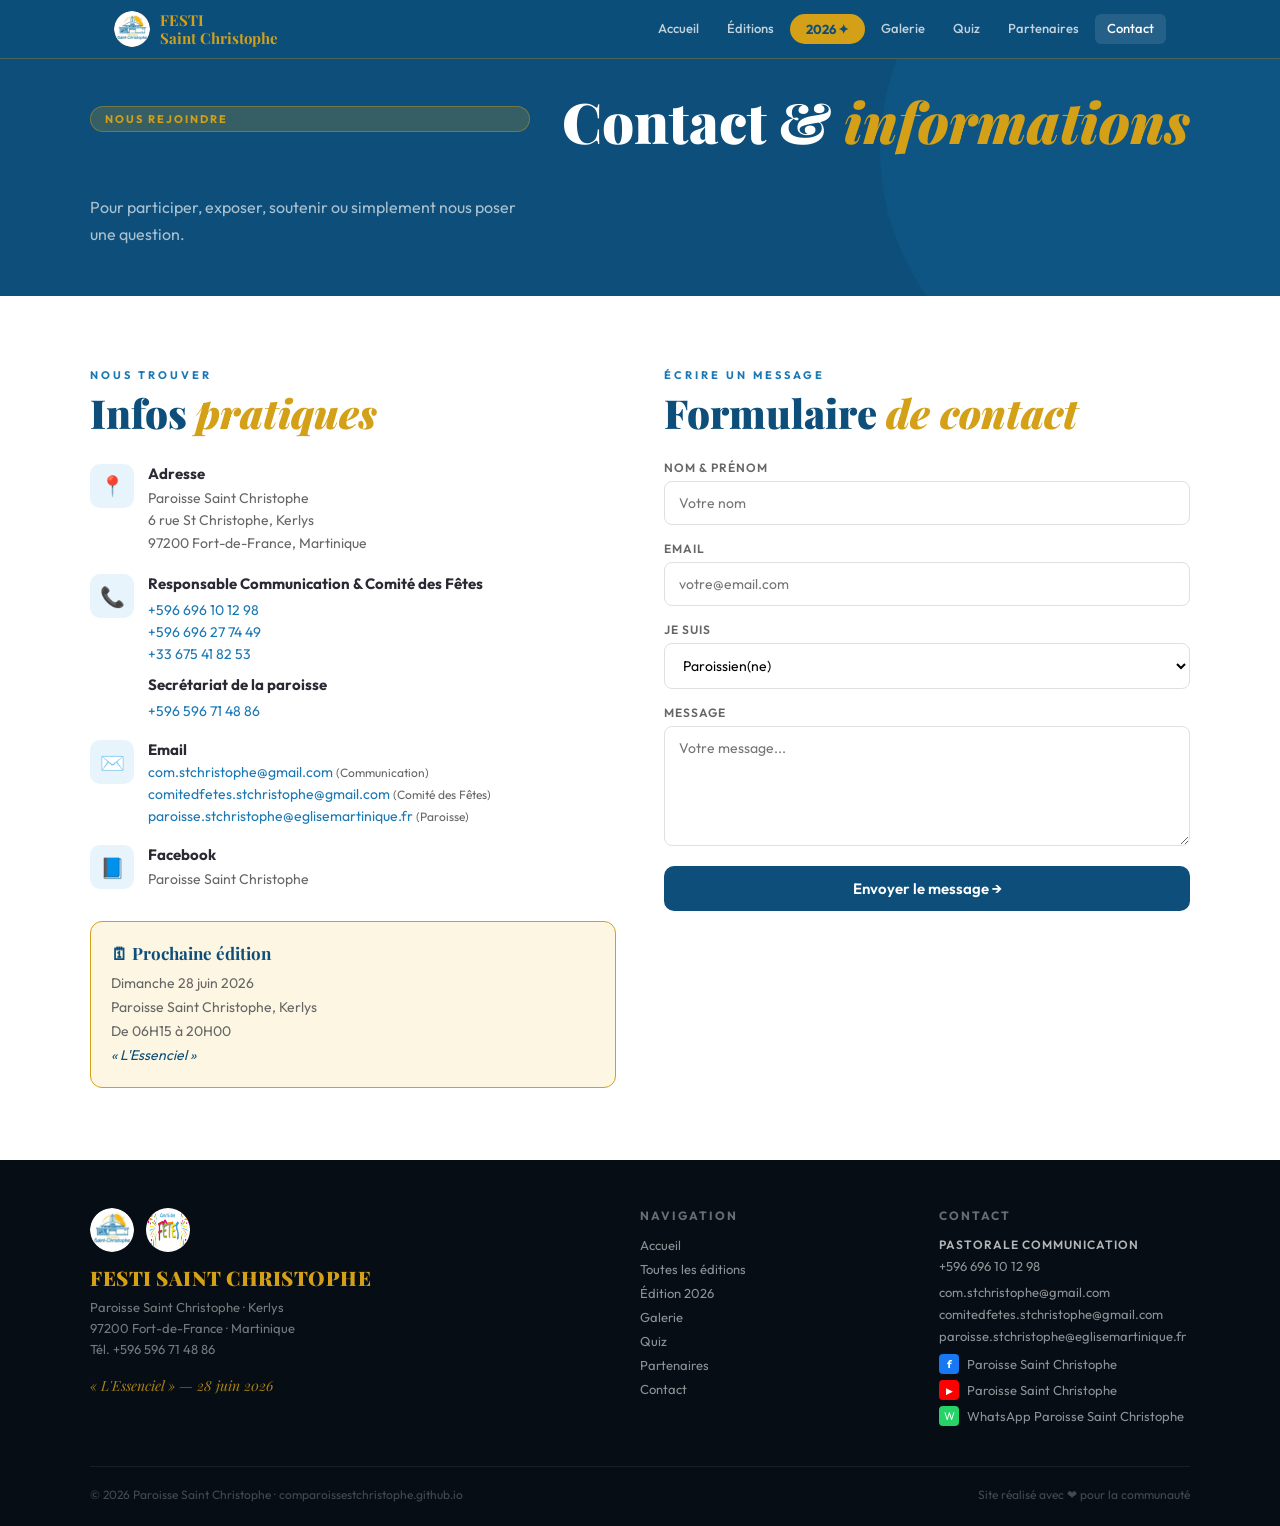
<file: contact.html>
<!DOCTYPE html>
<html lang="fr">
<head>
<meta charset="UTF-8"><meta name="viewport" content="width=device-width,initial-scale=1">
<title>Contact — FESTI SAINT CHRISTOPHE</title>
<link rel="stylesheet" href="style.css">
</head>
<body>
<nav><div class="nav-inner"><a href="index.html" class="nav-logo"><img src="logo_paroisse_rond.png" alt="Paroisse Saint Christophe" style="width:36px;height:36px;border-radius:50%;object-fit:cover"><div class="nav-logo-text">FESTI<br>Saint Christophe</div></a><div class="nav-links" id="nav-links"></div><button class="hamburger" onclick="toggleMenu()" aria-label="Menu"><span></span><span></span><span></span></button></div></nav>
<div class="mobile-menu" id="mobile-menu"></div>

<div class="page-hero">
  <div class="page-hero-inner" style="display:grid;grid-template-columns:1fr auto;align-items:center;gap:32px">
    <div class="page-hero-label">Nous rejoindre</div>
    <h1>Contact & <em>informations</em></h1>
    <p>Pour participer, exposer, soutenir ou simplement nous poser une question.</p>
  </div>
</div>

<section class="sec bg-blanc">
  <div class="sec-inner">
    <div style="display:grid;grid-template-columns:1fr 1fr;gap:48px;align-items:start">
      <div class="fade-up">
        <div class="sec-label">Nous trouver</div>
        <h2 class="sec-title" style="margin-bottom:28px">Infos <em>pratiques</em></h2>
        <div style="display:flex;flex-direction:column;gap:20px">
          <div style="display:flex;gap:14px;align-items:flex-start">
            <div style="width:44px;height:44px;background:var(--bleu-clair);border-radius:10px;display:flex;align-items:center;justify-content:center;flex-shrink:0;font-size:20px">📍</div>
            <div><strong style="display:block;color:var(--texte);font-size:15px;margin-bottom:4px">Adresse</strong><span style="font-size:14px;color:var(--texte2);line-height:1.6">Paroisse Saint Christophe<br>6 rue St Christophe, Kerlys<br>97200 Fort-de-France, Martinique</span></div>
          </div>
          <div style="display:flex;gap:14px;align-items:flex-start">
            <div style="width:44px;height:44px;background:var(--bleu-clair);border-radius:10px;display:flex;align-items:center;justify-content:center;flex-shrink:0;font-size:20px">📞</div>
            <div>
              <strong style="display:block;color:var(--texte);font-size:15px;margin-bottom:8px">Responsable Communication & Comité des Fêtes</strong>
              <a href="tel:+596696101298" style="display:block;font-size:14px;color:var(--bleu2);text-decoration:none;margin-bottom:4px">+596 696 10 12 98</a>
              <a href="tel:+596696277449" style="display:block;font-size:14px;color:var(--bleu2);text-decoration:none;margin-bottom:4px">+596 696 27 74 49</a>
              <a href="tel:+33675418253" style="display:block;font-size:14px;color:var(--bleu2);text-decoration:none;margin-bottom:12px">+33 675 41 82 53</a>
              <strong style="display:block;color:var(--texte);font-size:15px;margin-bottom:8px">Secrétariat de la paroisse</strong>
              <a href="tel:+596596714886" style="display:block;font-size:14px;color:var(--bleu2);text-decoration:none">+596 596 71 48 86</a>
            </div>
          </div>
          <div style="display:flex;gap:14px;align-items:flex-start">
            <div style="width:44px;height:44px;background:var(--bleu-clair);border-radius:10px;display:flex;align-items:center;justify-content:center;flex-shrink:0;font-size:20px">✉️</div>
            <div><strong style="display:block;color:var(--texte);font-size:15px;margin-bottom:4px">Email</strong><a href="mailto:com.stchristophe@gmail.com" style="display:block;font-size:14px;color:var(--bleu2);text-decoration:none;margin-bottom:4px">com.stchristophe@gmail.com <span style="font-size:12px;color:var(--texte2)">(Communication)</span></a>
               <a href="mailto:comitedfetes.stchristophe@gmail.com" style="display:block;font-size:14px;color:var(--bleu2);text-decoration:none;margin-bottom:4px">comitedfetes.stchristophe@gmail.com <span style="font-size:12px;color:var(--texte2)">(Comité des Fêtes)</span></a>
               <a href="mailto:paroisse.stchristophe@eglisemartinique.fr" style="display:block;font-size:14px;color:var(--bleu2);text-decoration:none">paroisse.stchristophe@eglisemartinique.fr <span style="font-size:12px;color:var(--texte2)">(Paroisse)</span></a></div>
          </div>
          <div style="display:flex;gap:14px;align-items:flex-start">
            <div style="width:44px;height:44px;background:var(--bleu-clair);border-radius:10px;display:flex;align-items:center;justify-content:center;flex-shrink:0;font-size:20px">📘</div>
            <div><strong style="display:block;color:var(--texte);font-size:15px;margin-bottom:4px">Facebook</strong><span style="font-size:14px;color:var(--texte2)">Paroisse Saint Christophe</span></div>
          </div>
        </div>

        <div style="margin-top:32px;background:var(--or-pale);border:1px solid var(--or);border-radius:12px;padding:20px">
          <div style="font-family:'Playfair Display',serif;font-size:17px;font-weight:700;color:var(--bleu);margin-bottom:8px">🗓 Prochaine édition</div>
          <p style="font-size:14px;color:var(--texte2);line-height:1.7">Dimanche 28 juin 2026<br>Paroisse Saint Christophe, Kerlys<br>De 06H15 à 20H00<br><em style="color:var(--bleu);font-style:italic">« L'Essenciel »</em></p>
        </div>
      </div>

      <div class="fade-up">
        <div class="sec-label">Écrire un message</div>
        <h2 class="sec-title" style="margin-bottom:24px">Formulaire <em>de contact</em></h2>
        <form id="contact-form" action="https://formspree.io/f/mzdwaajl" method="POST" style="display:flex;flex-direction:column;gap:16px">
          <div>
            <label style="display:block;font-size:12px;font-weight:600;color:var(--texte2);letter-spacing:1px;text-transform:uppercase;margin-bottom:6px">Nom & Prénom</label>
            <input type="text" name="nom" placeholder="Votre nom" required style="width:100%;padding:12px 14px;border:1px solid var(--gris-ligne);border-radius:8px;font-size:14px;font-family:'Outfit',sans-serif;outline:none;transition:.2s;background:var(--blanc)">
          </div>
          <div>
            <label style="display:block;font-size:12px;font-weight:600;color:var(--texte2);letter-spacing:1px;text-transform:uppercase;margin-bottom:6px">Email</label>
            <input type="email" name="email" placeholder="votre@email.com" required style="width:100%;padding:12px 14px;border:1px solid var(--gris-ligne);border-radius:8px;font-size:14px;font-family:'Outfit',sans-serif;outline:none;transition:.2s">
          </div>
          <div>
            <label style="display:block;font-size:12px;font-weight:600;color:var(--texte2);letter-spacing:1px;text-transform:uppercase;margin-bottom:6px">Je suis</label>
            <select name="profil" style="width:100%;padding:12px 14px;border:1px solid var(--gris-ligne);border-radius:8px;font-size:14px;font-family:'Outfit',sans-serif;outline:none;background:var(--blanc)">
              <option>Paroissien(ne)</option>
              <option>Potentiel partenaire / sponsor</option>
              <option>Exposant intéressé</option>
              <option>Journaliste / Média</option>
              <option>Artiste / Bénévole</option>
              <option>Autre</option>
            </select>
          </div>
          <div>
            <label style="display:block;font-size:12px;font-weight:600;color:var(--texte2);letter-spacing:1px;text-transform:uppercase;margin-bottom:6px">Message</label>
            <textarea name="message" placeholder="Votre message..." required style="width:100%;padding:12px 14px;border:1px solid var(--gris-ligne);border-radius:8px;font-size:14px;font-family:'Outfit',sans-serif;outline:none;height:120px;resize:vertical"></textarea>
          </div>
          <button type="submit" id="submit-btn" class="btn btn-primary" style="width:100%;font-size:15px">Envoyer le message →</button>
          <div id="form-success" style="display:none;background:#E1F5EE;border-radius:8px;padding:12px;text-align:center;color:#085041;font-size:14px;font-weight:600">✓ Message envoyé ! Nous vous répondrons très vite.</div>
          <div id="form-error" style="display:none;background:#FCEBEB;border-radius:8px;padding:12px;text-align:center;color:#791F1F;font-size:14px">Une erreur est survenue. Veuillez réessayer ou nous appeler directement.</div>
        </form>
      </div>
    </div>
  </div>
</section>

<footer>
  <div class="footer-inner">
    <div class="footer-grid">
      <div>
        <div style="display:flex;align-items:center;gap:12px;margin-bottom:12px">
          <img src="logo_paroisse_rond.png" alt="Paroisse" style="width:44px;height:44px;border-radius:50%">
          <img src="logo_comite.png" alt="Comité des Fêtes" style="width:44px;height:44px;border-radius:50%;background:#fff">
        </div>
        <div class="footer-brand-title">FESTI SAINT CHRISTOPHE</div>
        <div class="footer-brand-sub">Paroisse Saint Christophe · Kerlys<br>97200 Fort-de-France · Martinique<br>Tél. +596 596 71 48 86</div>
        <div class="footer-brand-creole">« L'Essenciel » — 28 juin 2026</div>
      </div>
      <div>
        <h4 style="font-size:12px;font-weight:700;letter-spacing:2px;color:rgba(255,255,255,.4);text-transform:uppercase;margin-bottom:14px">Navigation</h4>
        <a href="index.html" style="display:block;color:rgba(255,255,255,.55);font-size:13px;text-decoration:none;margin-bottom:8px">Accueil</a>
        <a href="editions.html" style="display:block;color:rgba(255,255,255,.55);font-size:13px;text-decoration:none;margin-bottom:8px">Toutes les éditions</a>
        <a href="2026.html" style="display:block;color:rgba(255,255,255,.55);font-size:13px;text-decoration:none;margin-bottom:8px">Édition 2026</a>
        <a href="galerie.html" style="display:block;color:rgba(255,255,255,.55);font-size:13px;text-decoration:none;margin-bottom:8px">Galerie</a>
        <a href="quiz.html" style="display:block;color:rgba(255,255,255,.55);font-size:13px;text-decoration:none;margin-bottom:8px">Quiz</a>
        <a href="partenaires.html" style="display:block;color:rgba(255,255,255,.55);font-size:13px;text-decoration:none;margin-bottom:8px">Partenaires</a>
        <a href="contact.html" style="display:block;color:rgba(255,255,255,.55);font-size:13px;text-decoration:none">Contact</a>
      </div>
      <div>
        <h4 style="font-size:12px;font-weight:700;letter-spacing:2px;color:rgba(255,255,255,.4);text-transform:uppercase;margin-bottom:14px">Contact</h4>
        <div style="color:rgba(255,255,255,.7);font-size:12px;font-weight:600;text-transform:uppercase;letter-spacing:1px;margin-bottom:6px">Pastorale communication</div>
        <a href="tel:+596696101298" style="display:block;color:rgba(255,255,255,.55);font-size:13px;text-decoration:none;margin-bottom:10px">+596 696 10 12 98</a>
        <a href="mailto:com.stchristophe@gmail.com" style="display:block;color:rgba(255,255,255,.55);font-size:13px;text-decoration:none;margin-bottom:6px">com.stchristophe@gmail.com</a>
        <a href="mailto:comitedfetes.stchristophe@gmail.com" style="display:block;color:rgba(255,255,255,.55);font-size:13px;text-decoration:none;margin-bottom:6px">comitedfetes.stchristophe@gmail.com</a>
        <a href="mailto:paroisse.stchristophe@eglisemartinique.fr" style="display:block;color:rgba(255,255,255,.55);font-size:13px;text-decoration:none;margin-bottom:10px">paroisse.stchristophe@eglisemartinique.fr</a>
        <div style="display:flex;flex-direction:column;gap:6px;margin-top:4px">
          <a href="https://www.facebook.com/ParoisseSaintChristophe" target="_blank" style="display:flex;align-items:center;gap:8px;color:rgba(255,255,255,.55);font-size:13px;text-decoration:none">
            <span style="background:#1877F2;width:20px;height:20px;border-radius:4px;display:flex;align-items:center;justify-content:center;font-size:11px;font-weight:700;color:#fff;flex-shrink:0">f</span>
            Paroisse Saint Christophe
          </a>
          <a href="https://www.youtube.com/@paroissesaintchristophe" target="_blank" style="display:flex;align-items:center;gap:8px;color:rgba(255,255,255,.55);font-size:13px;text-decoration:none">
            <span style="background:#FF0000;width:20px;height:20px;border-radius:4px;display:flex;align-items:center;justify-content:center;font-size:9px;color:#fff;flex-shrink:0">▶</span>
            Paroisse Saint Christophe
          </a>
          <a href="https://wa.me/596696101298" target="_blank" style="display:flex;align-items:center;gap:8px;color:rgba(255,255,255,.55);font-size:13px;text-decoration:none">
            <span style="background:#25D366;width:20px;height:20px;border-radius:4px;display:flex;align-items:center;justify-content:center;font-size:11px;color:#fff;flex-shrink:0">W</span>
            WhatsApp Paroisse Saint Christophe
          </a>
        </div>
      </div>
    </div>
    <div style="border-top:1px solid rgba(255,255,255,.07);padding-top:20px;display:flex;justify-content:space-between;flex-wrap:wrap;gap:12px">
      <span style="font-size:12px;color:rgba(255,255,255,.25)">© 2026 Paroisse Saint Christophe · comparoissestchristophe.github.io</span>
      <span style="font-size:12px;color:rgba(255,255,255,.25)">Site réalisé avec ❤ pour la communauté</span>
    </div>
  </div>
</footer>

<script src="nav.js"></script>
<script>
initNav('contact.html');
const frm=document.getElementById('contact-form');
if(frm){frm.addEventListener('submit',async function(e){
  e.preventDefault();
  const btn=document.getElementById('submit-btn');
  btn.textContent='Envoi en cours...';btn.disabled=true;
  try{
    const r=await fetch(frm.action,{method:'POST',body:new FormData(frm),headers:{'Accept':'application/json'}});
    if(r.ok){document.getElementById('form-success').style.display='block';document.getElementById('form-error').style.display='none';frm.reset();btn.textContent='Message envoyé ✓';}
    else{throw new Error();}
  }catch(err){document.getElementById('form-error').style.display='block';document.getElementById('form-success').style.display='none';btn.textContent='Envoyer le message →';btn.disabled=false;}
});}
</script>
</body>
</html>
</file>
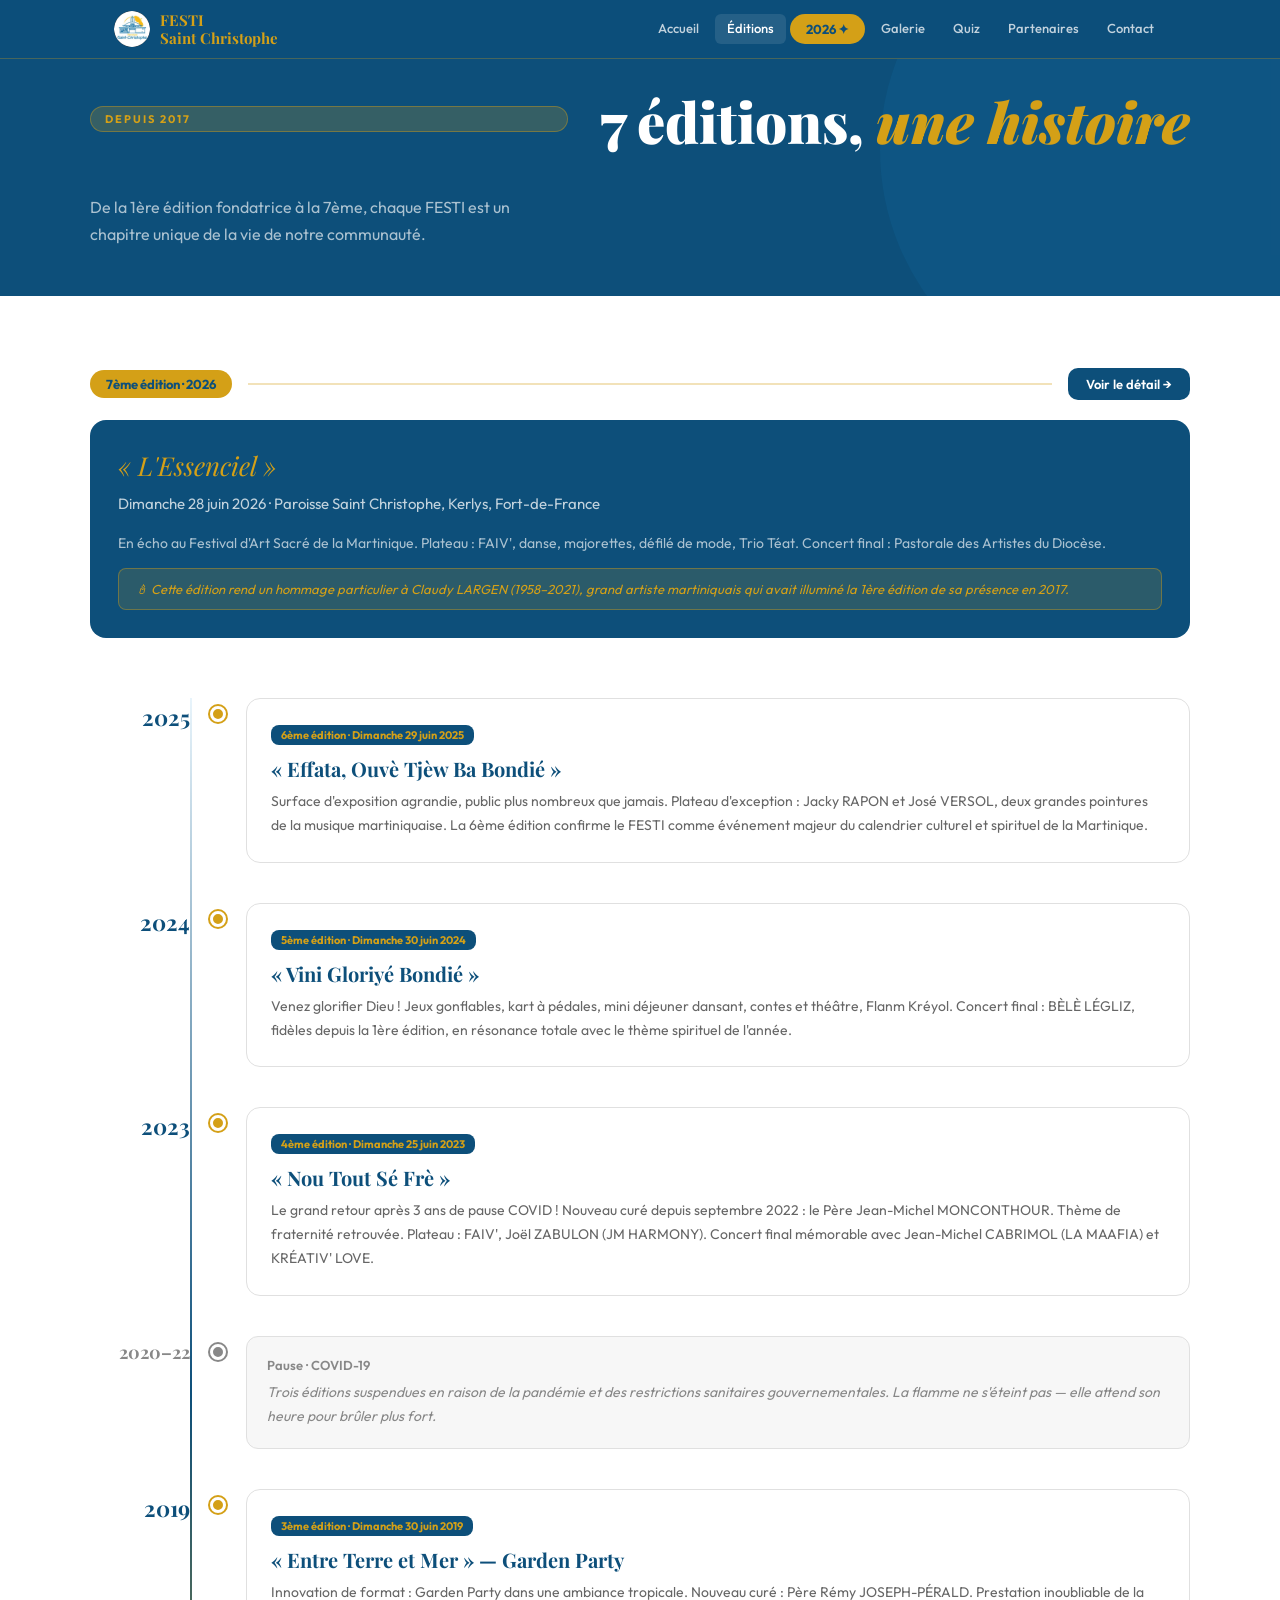
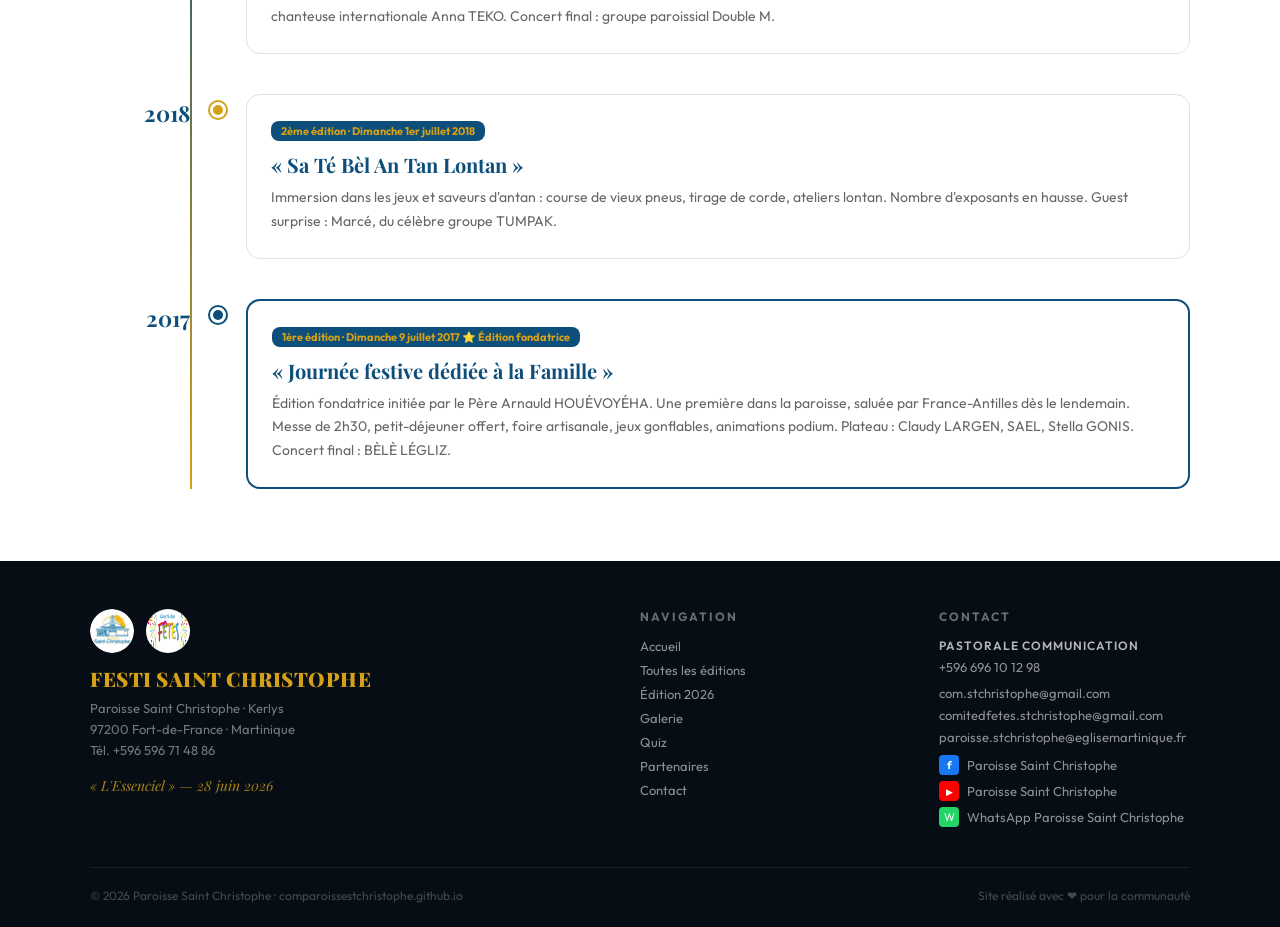
<file: editions.html>
<!DOCTYPE html>
<html lang="fr">
<head>
<meta charset="UTF-8"><meta name="viewport" content="width=device-width,initial-scale=1">
<title>Toutes les éditions — FESTI SAINT CHRISTOPHE</title>
<link rel="stylesheet" href="style.css">
</head>
<body>
<nav><div class="nav-inner"><a href="index.html" class="nav-logo"><img src="logo_paroisse_rond.png" alt="Paroisse Saint Christophe" style="width:36px;height:36px;border-radius:50%;object-fit:cover"><div class="nav-logo-text">FESTI<br>Saint Christophe</div></a><div class="nav-links" id="nav-links"></div><button class="hamburger" onclick="toggleMenu()" aria-label="Menu"><span></span><span></span><span></span></button></div></nav>
<div class="mobile-menu" id="mobile-menu"></div>

<div class="page-hero">
  <div class="page-hero-inner" style="display:grid;grid-template-columns:1fr auto;align-items:center;gap:32px">
    <div class="page-hero-label">Depuis 2017</div>
    <h1>7 éditions, <em>une histoire</em></h1>
    <p>De la 1ère édition fondatrice à la 7ème, chaque FESTI est un chapitre unique de la vie de notre communauté.</p>
  </div>
</div>

<section class="sec bg-blanc">
  <div class="sec-inner">

    <!-- ÉDITION 2026 -->
    <div id="2026" style="margin-bottom:60px" class="fade-up">
      <div style="display:flex;align-items:center;gap:16px;margin-bottom:20px">
        <div style="background:var(--or);color:var(--bleu);font-size:13px;font-weight:700;padding:6px 16px;border-radius:20px">7ème édition · 2026</div>
        <div style="height:2px;flex:1;background:var(--or);opacity:.3"></div>
        <a href="2026.html" class="btn btn-primary" style="font-size:13px;padding:8px 18px">Voir le détail →</a>
      </div>
      <div style="background:var(--bleu);border-radius:16px;padding:28px;color:#fff">
        <div style="font-family:'Playfair Display',serif;font-size:26px;font-style:italic;color:var(--or);margin-bottom:8px">« L'Essenciel »</div>
        <p style="color:rgba(255,255,255,.75);font-size:15px;line-height:1.7;margin-bottom:16px">Dimanche 28 juin 2026 · Paroisse Saint Christophe, Kerlys, Fort-de-France</p>
        <p style="color:rgba(255,255,255,.65);font-size:14px;line-height:1.7">En écho au Festival d'Art Sacré de la Martinique. Plateau : FAIV', danse, majorettes, défilé de mode, Trio Téat. Concert final : Pastorale des Artistes du Diocèse.</p>
        <div style="margin-top:12px;background:rgba(212,160,23,.15);border:1px solid rgba(212,160,23,.4);border-radius:8px;padding:12px 16px;font-size:13px;color:var(--or);font-style:italic">🕯 Cette édition rend un hommage particulier à Claudy LARGEN (1958–2021), grand artiste martiniquais qui avait illuminé la 1ère édition de sa présence en 2017.</div>
      </div>
    </div>

    <!-- ÉDITIONS 2017-2025 -->
    <div style="position:relative">
      <div style="position:absolute;left:100px;top:0;bottom:0;width:2px;background:linear-gradient(var(--bleu-clair),var(--bleu),var(--or))"></div>

      <!-- 2025 -->
      <div id="2025" class="fade-up" style="display:flex;gap:20px;margin-bottom:40px">
        <div style="min-width:100px;text-align:right;font-family:'Playfair Display',serif;font-size:22px;font-weight:700;color:var(--bleu);padding-top:4px">2025</div>
        <div style="width:16px;height:16px;border-radius:50%;background:var(--or);border:3px solid #fff;box-shadow:0 0 0 2px var(--or);margin-top:8px;flex-shrink:0;position:relative;z-index:1"></div>
        <div class="card" style="flex:1">
          <div style="background:var(--bleu);color:var(--or);font-size:11px;font-weight:700;padding:3px 10px;border-radius:8px;display:inline-block;margin-bottom:10px">6ème édition · Dimanche 29 juin 2025</div>
          <div style="font-family:'Playfair Display',serif;font-size:20px;font-weight:700;color:var(--bleu);margin-bottom:8px">« Effata, Ouvè Tjèw Ba Bondié »</div>
          <p style="font-size:14px;color:var(--texte2);line-height:1.7">Surface d'exposition agrandie, public plus nombreux que jamais. Plateau d'exception : Jacky RAPON et José VERSOL, deux grandes pointures de la musique martiniquaise. La 6ème édition confirme le FESTI comme événement majeur du calendrier culturel et spirituel de la Martinique.</p>
        </div>
      </div>

      <!-- 2024 -->
      <div id="2024" class="fade-up" style="display:flex;gap:20px;margin-bottom:40px">
        <div style="min-width:100px;text-align:right;font-family:'Playfair Display',serif;font-size:22px;font-weight:700;color:var(--bleu);padding-top:4px">2024</div>
        <div style="width:16px;height:16px;border-radius:50%;background:var(--or);border:3px solid #fff;box-shadow:0 0 0 2px var(--or);margin-top:8px;flex-shrink:0;position:relative;z-index:1"></div>
        <div class="card" style="flex:1">
          <div style="background:var(--bleu);color:var(--or);font-size:11px;font-weight:700;padding:3px 10px;border-radius:8px;display:inline-block;margin-bottom:10px">5ème édition · Dimanche 30 juin 2024</div>
          <div style="font-family:'Playfair Display',serif;font-size:20px;font-weight:700;color:var(--bleu);margin-bottom:8px">« Vini Gloriyé Bondié »</div>
          <p style="font-size:14px;color:var(--texte2);line-height:1.7">Venez glorifier Dieu ! Jeux gonflables, kart à pédales, mini déjeuner dansant, contes et théâtre, Flanm Kréyol. Concert final : BÈLÈ LÉGLIZ, fidèles depuis la 1ère édition, en résonance totale avec le thème spirituel de l'année.</p>
        </div>
      </div>

      <!-- 2023 -->
      <div id="2023" class="fade-up" style="display:flex;gap:20px;margin-bottom:40px">
        <div style="min-width:100px;text-align:right;font-family:'Playfair Display',serif;font-size:22px;font-weight:700;color:var(--bleu);padding-top:4px">2023</div>
        <div style="width:16px;height:16px;border-radius:50%;background:var(--or);border:3px solid #fff;box-shadow:0 0 0 2px var(--or);margin-top:8px;flex-shrink:0;position:relative;z-index:1"></div>
        <div class="card" style="flex:1">
          <div style="background:var(--bleu);color:var(--or);font-size:11px;font-weight:700;padding:3px 10px;border-radius:8px;display:inline-block;margin-bottom:10px">4ème édition · Dimanche 25 juin 2023</div>
          <div style="font-family:'Playfair Display',serif;font-size:20px;font-weight:700;color:var(--bleu);margin-bottom:8px">« Nou Tout Sé Frè »</div>
          <p style="font-size:14px;color:var(--texte2);line-height:1.7">Le grand retour après 3 ans de pause COVID ! Nouveau curé depuis septembre 2022 : le Père Jean-Michel MONCONTHOUR. Thème de fraternité retrouvée. Plateau : FAIV', Joël ZABULON (JM HARMONY). Concert final mémorable avec Jean-Michel CABRIMOL (LA MAAFIA) et KRÉATIV' LOVE.</p>
        </div>
      </div>

      <!-- COVID -->
      <div class="fade-up" style="display:flex;gap:20px;margin-bottom:40px">
        <div style="min-width:100px;text-align:right;font-family:'Playfair Display',serif;font-size:18px;font-weight:700;color:#888;padding-top:4px">2020–22</div>
        <div style="width:16px;height:16px;border-radius:50%;background:#888;border:3px solid #fff;box-shadow:0 0 0 2px #888;margin-top:8px;flex-shrink:0;position:relative;z-index:1"></div>
        <div style="flex:1;background:#F7F7F7;border:1px solid #E0E0E0;border-radius:12px;padding:20px">
          <div style="font-size:13px;color:#888;font-weight:600;margin-bottom:8px">Pause · COVID-19</div>
          <p style="font-size:14px;color:#888;line-height:1.7;font-style:italic">Trois éditions suspendues en raison de la pandémie et des restrictions sanitaires gouvernementales. La flamme ne s'éteint pas — elle attend son heure pour brûler plus fort.</p>
        </div>
      </div>

      <!-- 2019 -->
      <div id="2019" class="fade-up" style="display:flex;gap:20px;margin-bottom:40px">
        <div style="min-width:100px;text-align:right;font-family:'Playfair Display',serif;font-size:22px;font-weight:700;color:var(--bleu);padding-top:4px">2019</div>
        <div style="width:16px;height:16px;border-radius:50%;background:var(--or);border:3px solid #fff;box-shadow:0 0 0 2px var(--or);margin-top:8px;flex-shrink:0;position:relative;z-index:1"></div>
        <div class="card" style="flex:1">
          <div style="background:var(--bleu);color:var(--or);font-size:11px;font-weight:700;padding:3px 10px;border-radius:8px;display:inline-block;margin-bottom:10px">3ème édition · Dimanche 30 juin 2019</div>
          <div style="font-family:'Playfair Display',serif;font-size:20px;font-weight:700;color:var(--bleu);margin-bottom:8px">« Entre Terre et Mer » — Garden Party</div>
          <p style="font-size:14px;color:var(--texte2);line-height:1.7">Innovation de format : Garden Party dans une ambiance tropicale. Nouveau curé : Père Rémy JOSEPH-PÉRALD. Prestation inoubliable de la chanteuse internationale Anna TEKO. Concert final : groupe paroissial Double M.</p>
        </div>
      </div>

      <!-- 2018 -->
      <div id="2018" class="fade-up" style="display:flex;gap:20px;margin-bottom:40px">
        <div style="min-width:100px;text-align:right;font-family:'Playfair Display',serif;font-size:22px;font-weight:700;color:var(--bleu);padding-top:4px">2018</div>
        <div style="width:16px;height:16px;border-radius:50%;background:var(--or);border:3px solid #fff;box-shadow:0 0 0 2px var(--or);margin-top:8px;flex-shrink:0;position:relative;z-index:1"></div>
        <div class="card" style="flex:1">
          <div style="background:var(--bleu);color:var(--or);font-size:11px;font-weight:700;padding:3px 10px;border-radius:8px;display:inline-block;margin-bottom:10px">2ème édition · Dimanche 1er juillet 2018</div>
          <div style="font-family:'Playfair Display',serif;font-size:20px;font-weight:700;color:var(--bleu);margin-bottom:8px">« Sa Té Bèl An Tan Lontan »</div>
          <p style="font-size:14px;color:var(--texte2);line-height:1.7">Immersion dans les jeux et saveurs d'antan : course de vieux pneus, tirage de corde, ateliers lontan. Nombre d'exposants en hausse. Guest surprise : Marcé, du célèbre groupe TUMPAK.</p>
        </div>
      </div>

      <!-- 2017 -->
      <div id="2017" class="fade-up" style="display:flex;gap:20px">
        <div style="min-width:100px;text-align:right;font-family:'Playfair Display',serif;font-size:22px;font-weight:700;color:var(--bleu);padding-top:4px">2017</div>
        <div style="width:16px;height:16px;border-radius:50%;background:var(--bleu);border:3px solid #fff;box-shadow:0 0 0 2px var(--bleu);margin-top:8px;flex-shrink:0;position:relative;z-index:1"></div>
        <div class="card" style="flex:1;border:2px solid var(--bleu)">
          <div style="background:var(--bleu);color:var(--or);font-size:11px;font-weight:700;padding:3px 10px;border-radius:8px;display:inline-block;margin-bottom:10px">1ère édition · Dimanche 9 juillet 2017 ⭐ Édition fondatrice</div>
          <div style="font-family:'Playfair Display',serif;font-size:20px;font-weight:700;color:var(--bleu);margin-bottom:8px">« Journée festive dédiée à la Famille »</div>
          <p style="font-size:14px;color:var(--texte2);line-height:1.7">Édition fondatrice initiée par le Père Arnauld HOUÉVOYÉHA. Une première dans la paroisse, saluée par France-Antilles dès le lendemain. Messe de 2h30, petit-déjeuner offert, foire artisanale, jeux gonflables, animations podium. Plateau : Claudy LARGEN, SAEL, Stella GONIS. Concert final : BÈLÈ LÉGLIZ.</p>
        </div>
      </div>
    </div>
  </div>
</section>

<footer>
  <div class="footer-inner">
    <div class="footer-grid">
      <div>
        <div style="display:flex;align-items:center;gap:12px;margin-bottom:12px">
          <img src="logo_paroisse_rond.png" alt="Paroisse" style="width:44px;height:44px;border-radius:50%">
          <img src="logo_comite.png" alt="Comité des Fêtes" style="width:44px;height:44px;border-radius:50%;background:#fff">
        </div>
        <div class="footer-brand-title">FESTI SAINT CHRISTOPHE</div>
        <div class="footer-brand-sub">Paroisse Saint Christophe · Kerlys<br>97200 Fort-de-France · Martinique<br>Tél. +596 596 71 48 86</div>
        <div class="footer-brand-creole">« L'Essenciel » — 28 juin 2026</div>
      </div>
      <div>
        <h4 style="font-size:12px;font-weight:700;letter-spacing:2px;color:rgba(255,255,255,.4);text-transform:uppercase;margin-bottom:14px">Navigation</h4>
        <a href="index.html" style="display:block;color:rgba(255,255,255,.55);font-size:13px;text-decoration:none;margin-bottom:8px">Accueil</a>
        <a href="editions.html" style="display:block;color:rgba(255,255,255,.55);font-size:13px;text-decoration:none;margin-bottom:8px">Toutes les éditions</a>
        <a href="2026.html" style="display:block;color:rgba(255,255,255,.55);font-size:13px;text-decoration:none;margin-bottom:8px">Édition 2026</a>
        <a href="galerie.html" style="display:block;color:rgba(255,255,255,.55);font-size:13px;text-decoration:none;margin-bottom:8px">Galerie</a>
        <a href="quiz.html" style="display:block;color:rgba(255,255,255,.55);font-size:13px;text-decoration:none;margin-bottom:8px">Quiz</a>
        <a href="partenaires.html" style="display:block;color:rgba(255,255,255,.55);font-size:13px;text-decoration:none;margin-bottom:8px">Partenaires</a>
        <a href="contact.html" style="display:block;color:rgba(255,255,255,.55);font-size:13px;text-decoration:none">Contact</a>
      </div>
      <div>
        <h4 style="font-size:12px;font-weight:700;letter-spacing:2px;color:rgba(255,255,255,.4);text-transform:uppercase;margin-bottom:14px">Contact</h4>
        <div style="color:rgba(255,255,255,.7);font-size:12px;font-weight:600;text-transform:uppercase;letter-spacing:1px;margin-bottom:6px">Pastorale communication</div>
        <a href="tel:+596696101298" style="display:block;color:rgba(255,255,255,.55);font-size:13px;text-decoration:none;margin-bottom:10px">+596 696 10 12 98</a>
        <a href="mailto:com.stchristophe@gmail.com" style="display:block;color:rgba(255,255,255,.55);font-size:13px;text-decoration:none;margin-bottom:6px">com.stchristophe@gmail.com</a>
        <a href="mailto:comitedfetes.stchristophe@gmail.com" style="display:block;color:rgba(255,255,255,.55);font-size:13px;text-decoration:none;margin-bottom:6px">comitedfetes.stchristophe@gmail.com</a>
        <a href="mailto:paroisse.stchristophe@eglisemartinique.fr" style="display:block;color:rgba(255,255,255,.55);font-size:13px;text-decoration:none;margin-bottom:10px">paroisse.stchristophe@eglisemartinique.fr</a>
        <div style="display:flex;flex-direction:column;gap:6px;margin-top:4px">
          <a href="https://www.facebook.com/ParoisseSaintChristophe" target="_blank" style="display:flex;align-items:center;gap:8px;color:rgba(255,255,255,.55);font-size:13px;text-decoration:none">
            <span style="background:#1877F2;width:20px;height:20px;border-radius:4px;display:flex;align-items:center;justify-content:center;font-size:11px;font-weight:700;color:#fff;flex-shrink:0">f</span>
            Paroisse Saint Christophe
          </a>
          <a href="https://www.youtube.com/@paroissesaintchristophe" target="_blank" style="display:flex;align-items:center;gap:8px;color:rgba(255,255,255,.55);font-size:13px;text-decoration:none">
            <span style="background:#FF0000;width:20px;height:20px;border-radius:4px;display:flex;align-items:center;justify-content:center;font-size:9px;color:#fff;flex-shrink:0">▶</span>
            Paroisse Saint Christophe
          </a>
          <a href="https://wa.me/596696101298" target="_blank" style="display:flex;align-items:center;gap:8px;color:rgba(255,255,255,.55);font-size:13px;text-decoration:none">
            <span style="background:#25D366;width:20px;height:20px;border-radius:4px;display:flex;align-items:center;justify-content:center;font-size:11px;color:#fff;flex-shrink:0">W</span>
            WhatsApp Paroisse Saint Christophe
          </a>
        </div>
      </div>
    </div>
    <div style="border-top:1px solid rgba(255,255,255,.07);padding-top:20px;display:flex;justify-content:space-between;flex-wrap:wrap;gap:12px">
      <span style="font-size:12px;color:rgba(255,255,255,.25)">© 2026 Paroisse Saint Christophe · comparoissestchristophe.github.io</span>
      <span style="font-size:12px;color:rgba(255,255,255,.25)">Site réalisé avec ❤ pour la communauté</span>
    </div>
  </div>
</footer>

<script src="nav.js"></script>
<script>initNav('editions.html');</script>
</body>
</html>
</file>
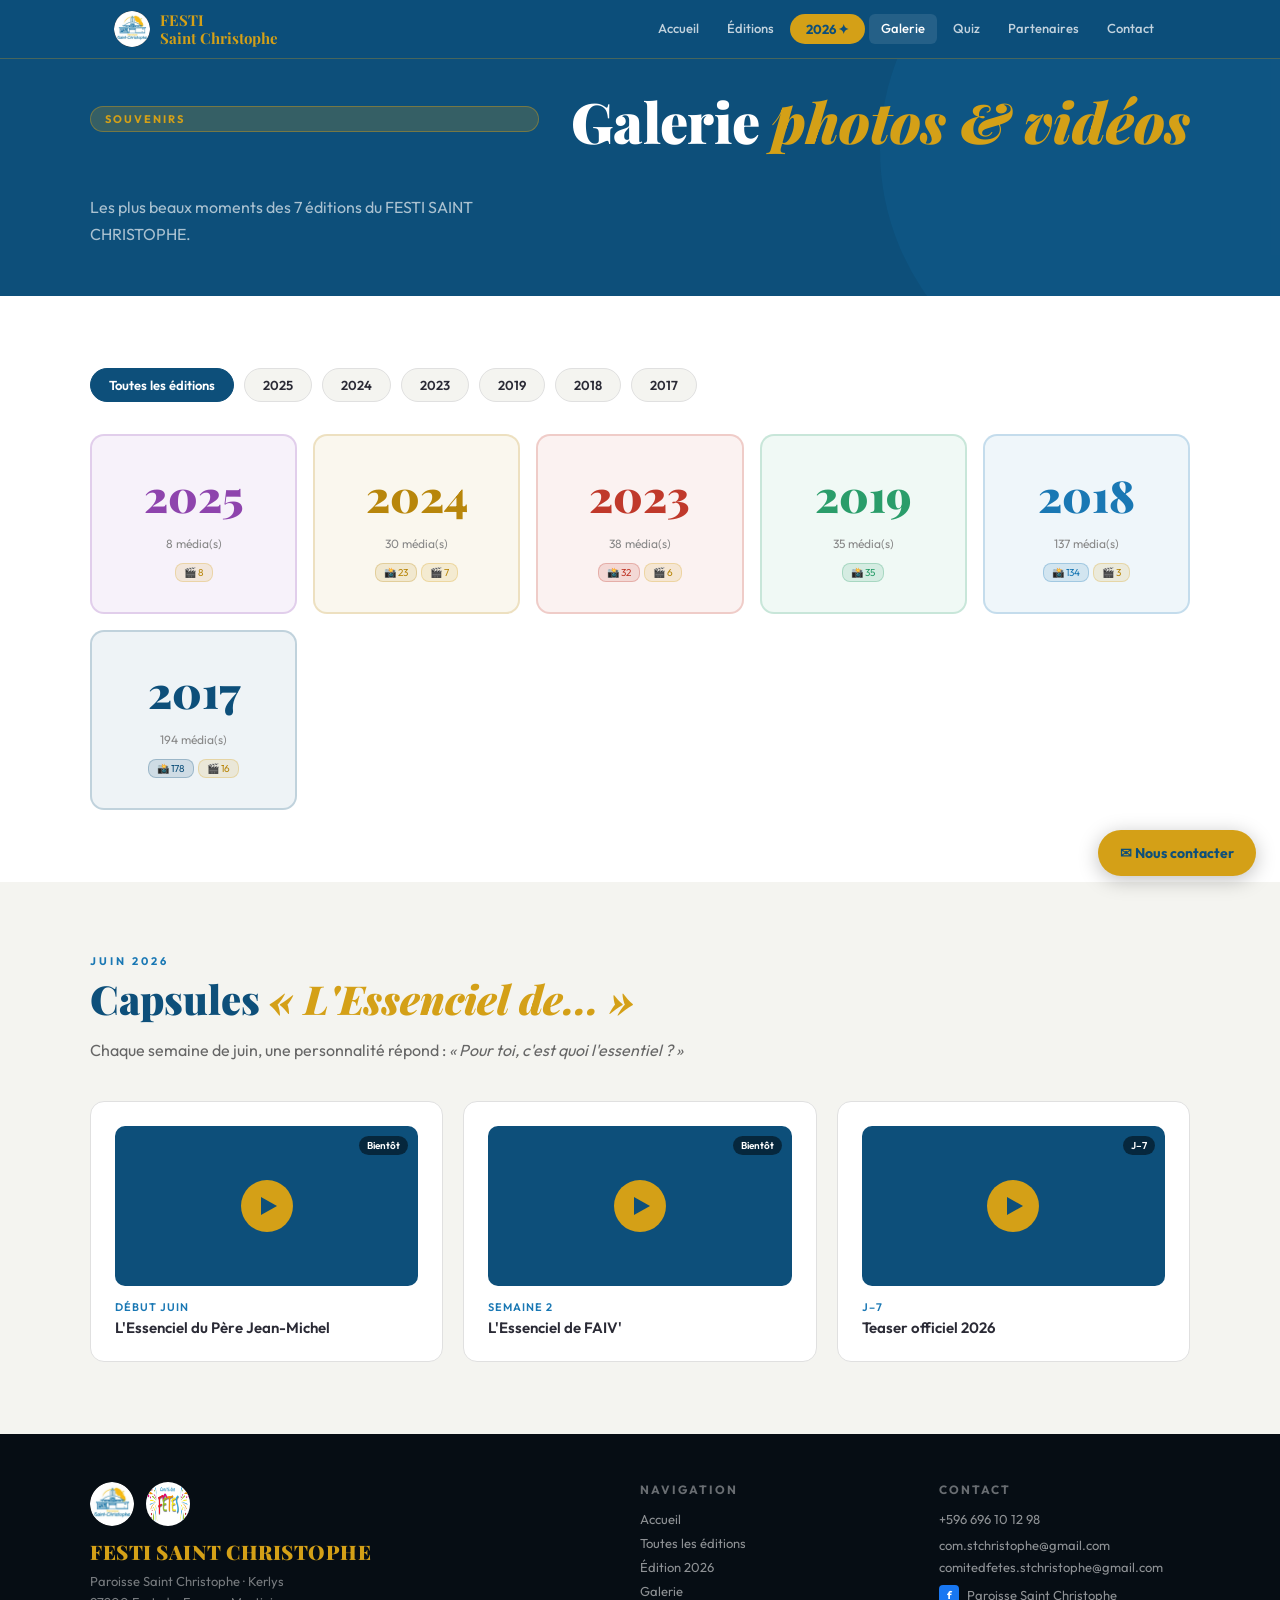
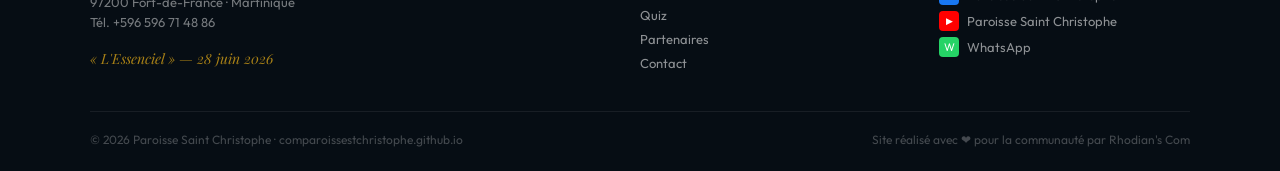
<file: galerie.html>
<!DOCTYPE html>
<html lang="fr">
<head>
<meta charset="UTF-8"><meta name="viewport" content="width=device-width,initial-scale=1">
<title>Galerie — FESTI SAINT CHRISTOPHE</title>
<link rel="stylesheet" href="style.css">
</head>
<body>
<nav><div class="nav-inner"><a href="index.html" class="nav-logo"><img src="logo_paroisse_rond.png" alt="Paroisse Saint Christophe" style="width:36px;height:36px;border-radius:50%;object-fit:cover"><div class="nav-logo-text">FESTI<br>Saint Christophe</div></a><div class="nav-links" id="nav-links"></div><button class="hamburger" onclick="toggleMenu()" aria-label="Menu"><span></span><span></span><span></span></button></div></nav>
<div class="mobile-menu" id="mobile-menu"></div>

<div class="page-hero">
  <div class="page-hero-inner" style="display:grid;grid-template-columns:1fr auto;align-items:center;gap:32px">
    <div class="page-hero-label">Souvenirs</div>
    <h1>Galerie <em>photos &amp; vidéos</em></h1>
    <p>Les plus beaux moments des 7 éditions du FESTI SAINT CHRISTOPHE.</p>
  </div>
</div>

<section class="sec bg-blanc">
  <div class="sec-inner">
    <div id="nav-galerie" style="margin-bottom:32px"></div>
    <div id="galerie-grid" style="display:grid;grid-template-columns:repeat(auto-fill,minmax(260px,1fr));gap:16px"></div>
  </div>
</section>

<section class="sec bg-gris fade-up">
  <div class="sec-inner">
    <div class="sec-label">Juin 2026</div>
    <h2 class="sec-title">Capsules <em>« L'Essenciel de... »</em></h2>
    <p class="sec-intro">Chaque semaine de juin, une personnalité répond : <em>« Pour toi, c'est quoi l'essentiel ? »</em></p>
    <div class="grid-3">
      <div class="card"><div style="height:160px;background:var(--bleu);border-radius:10px;display:flex;align-items:center;justify-content:center;margin-bottom:14px;position:relative"><div style="width:52px;height:52px;border-radius:50%;background:var(--or);display:flex;align-items:center;justify-content:center"><span style="border-style:solid;border-width:9px 0 9px 16px;border-color:transparent transparent transparent var(--bleu);margin-left:4px;display:inline-block"></span></div><div style="position:absolute;top:10px;right:10px;background:rgba(0,0,0,.5);color:#fff;font-size:10px;font-weight:600;padding:3px 8px;border-radius:10px">Bientôt</div></div><div style="font-size:11px;color:var(--bleu2);font-weight:600;text-transform:uppercase;letter-spacing:1px;margin-bottom:4px">Début juin</div><div style="font-size:15px;font-weight:600;color:var(--texte)">L'Essenciel du Père Jean-Michel</div></div>
      <div class="card"><div style="height:160px;background:var(--bleu);border-radius:10px;display:flex;align-items:center;justify-content:center;margin-bottom:14px;position:relative"><div style="width:52px;height:52px;border-radius:50%;background:var(--or);display:flex;align-items:center;justify-content:center"><span style="border-style:solid;border-width:9px 0 9px 16px;border-color:transparent transparent transparent var(--bleu);margin-left:4px;display:inline-block"></span></div><div style="position:absolute;top:10px;right:10px;background:rgba(0,0,0,.5);color:#fff;font-size:10px;font-weight:600;padding:3px 8px;border-radius:10px">Bientôt</div></div><div style="font-size:11px;color:var(--bleu2);font-weight:600;text-transform:uppercase;letter-spacing:1px;margin-bottom:4px">Semaine 2</div><div style="font-size:15px;font-weight:600;color:var(--texte)">L'Essenciel de FAIV'</div></div>
      <div class="card"><div style="height:160px;background:var(--bleu);border-radius:10px;display:flex;align-items:center;justify-content:center;margin-bottom:14px;position:relative"><div style="width:52px;height:52px;border-radius:50%;background:var(--or);display:flex;align-items:center;justify-content:center"><span style="border-style:solid;border-width:9px 0 9px 16px;border-color:transparent transparent transparent var(--bleu);margin-left:4px;display:inline-block"></span></div><div style="position:absolute;top:10px;right:10px;background:rgba(0,0,0,.5);color:#fff;font-size:10px;font-weight:600;padding:3px 8px;border-radius:10px">J–7</div></div><div style="font-size:11px;color:var(--bleu2);font-weight:600;text-transform:uppercase;letter-spacing:1px;margin-bottom:4px">J–7</div><div style="font-size:15px;font-weight:600;color:var(--texte)">Teaser officiel 2026</div></div>
    </div>
  </div>
</section>

<footer>
  <div class="footer-inner">
    <div class="footer-grid">
      <div>
        <div style="display:flex;align-items:center;gap:12px;margin-bottom:12px"><img src="logo_paroisse_rond.png" alt="Paroisse" style="width:44px;height:44px;border-radius:50%"><img src="logo_comite.png" alt="Comité des Fêtes" style="width:44px;height:44px;border-radius:50%;background:#fff"></div>
        <div class="footer-brand-title">FESTI SAINT CHRISTOPHE</div>
        <div class="footer-brand-sub">Paroisse Saint Christophe · Kerlys<br>97200 Fort-de-France · Martinique<br>Tél. +596 596 71 48 86</div>
        <div class="footer-brand-creole">« L'Essenciel » — 28 juin 2026</div>
      </div>
      <div>
        <h4 style="font-size:12px;font-weight:700;letter-spacing:2px;color:rgba(255,255,255,.4);text-transform:uppercase;margin-bottom:14px">Navigation</h4>
        <a href="index.html" style="display:block;color:rgba(255,255,255,.55);font-size:13px;text-decoration:none;margin-bottom:8px">Accueil</a>
        <a href="editions.html" style="display:block;color:rgba(255,255,255,.55);font-size:13px;text-decoration:none;margin-bottom:8px">Toutes les éditions</a>
        <a href="2026.html" style="display:block;color:rgba(255,255,255,.55);font-size:13px;text-decoration:none;margin-bottom:8px">Édition 2026</a>
        <a href="galerie.html" style="display:block;color:rgba(255,255,255,.55);font-size:13px;text-decoration:none;margin-bottom:8px">Galerie</a>
        <a href="quiz.html" style="display:block;color:rgba(255,255,255,.55);font-size:13px;text-decoration:none;margin-bottom:8px">Quiz</a>
        <a href="partenaires.html" style="display:block;color:rgba(255,255,255,.55);font-size:13px;text-decoration:none;margin-bottom:8px">Partenaires</a>
        <a href="contact.html" style="display:block;color:rgba(255,255,255,.55);font-size:13px;text-decoration:none">Contact</a>
      </div>
      <div>
        <h4 style="font-size:12px;font-weight:700;letter-spacing:2px;color:rgba(255,255,255,.4);text-transform:uppercase;margin-bottom:14px">Contact</h4>
        <a href="tel:+596696101298" style="display:block;color:rgba(255,255,255,.55);font-size:13px;text-decoration:none;margin-bottom:10px">+596 696 10 12 98</a>
        <a href="mailto:com.stchristophe@gmail.com" style="display:block;color:rgba(255,255,255,.55);font-size:13px;text-decoration:none;margin-bottom:6px">com.stchristophe@gmail.com</a>
        <a href="mailto:comitedfetes.stchristophe@gmail.com" style="display:block;color:rgba(255,255,255,.55);font-size:13px;text-decoration:none;margin-bottom:10px">comitedfetes.stchristophe@gmail.com</a>
        <div style="display:flex;flex-direction:column;gap:6px">
          <a href="https://www.facebook.com/ParoisseSaintChristophe" target="_blank" style="display:flex;align-items:center;gap:8px;color:rgba(255,255,255,.55);font-size:13px;text-decoration:none"><span style="background:#1877F2;width:20px;height:20px;border-radius:4px;display:flex;align-items:center;justify-content:center;font-size:11px;font-weight:700;color:#fff;flex-shrink:0">f</span>Paroisse Saint Christophe</a>
          <a href="https://www.youtube.com/@paroissesaintchristophe" target="_blank" style="display:flex;align-items:center;gap:8px;color:rgba(255,255,255,.55);font-size:13px;text-decoration:none"><span style="background:#FF0000;width:20px;height:20px;border-radius:4px;display:flex;align-items:center;justify-content:center;font-size:9px;color:#fff;flex-shrink:0">▶</span>Paroisse Saint Christophe</a>
          <a href="https://wa.me/596696101298" target="_blank" style="display:flex;align-items:center;gap:8px;color:rgba(255,255,255,.55);font-size:13px;text-decoration:none"><span style="background:#25D366;width:20px;height:20px;border-radius:4px;display:flex;align-items:center;justify-content:center;font-size:11px;color:#fff;flex-shrink:0">W</span>WhatsApp</a>
        </div>
      </div>
    </div>
    <div style="border-top:1px solid rgba(255,255,255,.07);padding-top:20px;display:flex;justify-content:space-between;flex-wrap:wrap;gap:12px">
      <span style="font-size:12px;color:rgba(255,255,255,.25)">© 2026 Paroisse Saint Christophe · comparoissestchristophe.github.io</span>
      <span style="font-size:12px;color:rgba(255,255,255,.25)">Site réalisé avec ❤ pour la communauté par Rhodian's Com</span>
    </div>
  </div>
</footer>

<div id="contact-modal" style="display:none;position:fixed;inset:0;background:rgba(0,0,0,.6);z-index:1000;align-items:center;justify-content:center;padding:16px">
  <div style="background:#fff;border-radius:16px;width:100%;max-width:480px;max-height:90vh;overflow-y:auto;padding:28px;position:relative">
    <button onclick="closeModal()" style="position:absolute;top:14px;right:16px;background:none;border:none;font-size:22px;cursor:pointer;color:#666">✕</button>
    <h3 style="font-family:'Playfair Display',serif;font-size:22px;color:#0D4F7A;margin-bottom:20px">Envoyer un message</h3>
    <form id="modal-form" action="https://formspree.io/f/mzdwaajl" method="POST" style="display:flex;flex-direction:column;gap:14px">
      <input type="text" name="nom" placeholder="Votre nom" required style="padding:11px 14px;border:1px solid #e0e0e0;border-radius:8px;font-size:14px;font-family:'Outfit',sans-serif;outline:none">
      <input type="email" name="email" placeholder="votre@email.com" required style="padding:11px 14px;border:1px solid #e0e0e0;border-radius:8px;font-size:14px;font-family:'Outfit',sans-serif;outline:none">
      <textarea name="message" placeholder="Votre message..." required style="padding:11px 14px;border:1px solid #e0e0e0;border-radius:8px;font-size:14px;font-family:'Outfit',sans-serif;outline:none;height:110px;resize:vertical"></textarea>
      <button type="submit" style="background:#0D4F7A;color:#D4A017;font-size:15px;font-weight:700;padding:13px;border:none;border-radius:10px;cursor:pointer;font-family:'Outfit',sans-serif">Envoyer →</button>
    </form>
  </div>
</div>
<button onclick="openModal()" style="position:fixed;bottom:24px;right:24px;background:#D4A017;color:#0D4F7A;font-size:14px;font-weight:700;padding:14px 22px;border-radius:50px;border:none;box-shadow:0 4px 20px rgba(0,0,0,.25);z-index:999;cursor:pointer;font-family:'Outfit',sans-serif">✉ Nous contacter</button>

<style>
.btn-nav{background:#F4F4F0;border:1.5px solid #e0e0e0;color:#2A2A35;font-size:13px;font-weight:600;padding:8px 18px;border-radius:20px;cursor:pointer;transition:.2s;font-family:'Outfit',sans-serif;white-space:nowrap}
.btn-nav:hover,.btn-nav.actif{background:#0D4F7A;color:#fff;border-color:#0D4F7A}
.btn-nav.retour{border-color:#0D4F7A;color:#0D4F7A}
.btn-nav.photos{background:rgba(13,79,122,.08);color:#0D4F7A;border-color:#0D4F7A}
.btn-nav.videos{background:rgba(212,160,23,.1);color:#B8860B;border-color:#D4A017}
.btn-nav.audios{background:rgba(42,157,106,.1);color:#1a7a4a;border-color:#2A9D6A}
.btn-nav.docs{background:rgba(192,57,43,.08);color:#C0392B;border-color:#C0392B}
.btn-nav.medias{background:rgba(230,126,34,.08);color:#D35400;border-color:#E67E22}
.btn-nav.articles{background:rgba(22,160,133,.08);color:#148672;border-color:#16A085}
.carte{border-radius:12px;overflow:hidden;aspect-ratio:4/3;position:relative;cursor:zoom-in;transition:.2s;background:#F4F4F0}
.carte:hover{transform:scale(1.02);box-shadow:0 8px 24px rgba(0,0,0,.12)}
.carte img{width:100%;height:100%;object-fit:cover;display:block}
.carte-annee{position:absolute;top:10px;left:10px;font-size:11px;font-weight:700;padding:3px 10px;border-radius:10px;z-index:6;color:#0D4F7A;background:#D4A017}
.carte-label{position:absolute;bottom:0;left:0;right:0;background:linear-gradient(transparent,rgba(13,79,122,.92));color:#fff;padding:20px 14px 12px;font-size:13px;font-weight:600;z-index:6}
.carte-play{position:absolute;inset:0;display:flex;align-items:center;justify-content:center;z-index:5;pointer-events:none}
.carte.video-carte{cursor:pointer}
.carte-badge{position:absolute;top:10px;right:10px;font-size:10px;font-weight:700;padding:2px 8px;border-radius:8px;z-index:6;background:#D4A017;color:#0D4F7A}
.carte-grande{border-radius:14px;padding:28px 20px;display:flex;flex-direction:column;align-items:center;justify-content:center;gap:12px;cursor:pointer;transition:.2s;min-height:180px}
.carte-grande:hover{transform:translateY(-4px);box-shadow:0 12px 30px rgba(0,0,0,.15)}
.titre-section{grid-column:1/-1;font-family:'Playfair Display',serif;font-size:18px;color:#0D4F7A;padding:8px 0 14px;border-bottom:2px solid #D4A017;margin-bottom:4px}
.carte-audio{border-radius:12px;padding:20px;display:flex;flex-direction:column;gap:12px;background:#F4F4F0;border:1.5px solid #e0e0e0}
.carte-doc{border-radius:12px;padding:20px;display:flex;align-items:center;gap:16px;background:#F4F4F0;border:1.5px solid #e0e0e0;cursor:pointer;transition:.2s;text-decoration:none;color:inherit}
.carte-doc:hover{border-color:#C0392B;background:rgba(192,57,43,.05)}
.affiche-entete{grid-column:1/-1;border-radius:14px;overflow:hidden;margin-bottom:8px;background:#0D4F7A11;border:2px solid #0D4F7A33;padding:20px;display:flex;align-items:center;gap:24px}
</style>

<script src="nav.js"></script>
<script>
initNav('galerie.html');

var DATA = {
  '2025':{
    affiche:{drive:'17uc0u9LMv5oSW3JPvJpnpfPiibrVRYQO',label:'Affiche FESTI 2025 — Effata, Ouvè Tjèw Ba Bondié'},
    photos:[],
    videos:[
      {id:'17lfmgIHpPP5tuVNhtTf9e59LFteyQOKS',label:'Vidéo 1 — FESTI 2025'},
      {id:'1A_nlYLaGbiYN9FNRT9Bz39MvvhKhVNGA',label:'Vidéo 2 — FESTI 2025'},
      {id:'1DwCLTYaXBfmFdwpmuykqy2Y8Ur2mjoW8',label:'Vidéo 3 — FESTI 2025'},
      {id:'1Gxu7-urWUTtWqH7RxQRZ4hsusBSA9_jD',label:'Vidéo 4 — FESTI 2025'},
      {id:'1J_fCLUM-YIQtphVOK4iPZdtsJDEMkS2A',label:'Vidéo 5 — FESTI 2025'},
      {id:'1XtX6Qqlvdji8U4lWQ6AgTGcWYidNUmit',label:'Vidéo 6 — FESTI 2025'},
      {id:'1cwVN38EnJ-0LRYHxrPZejVScSOjur3Ya',label:'Vidéo 7 — FESTI 2025'},
      {id:'1v6ZszLksFxwiIKtLfzwEw8JClo8DYs2M',label:'Vidéo 8 — FESTI 2025'},
    ],
    audios:[],medias:[],articles:[],docs:[]
  },
  '2024':{
    affiche:{drive:'1TFEBtYcwKDzP2fxyXlB_TGvsDsWnGsI6',label:'Affiche FESTI 2024 — Vini Gloriyé Bondié'},
    photos:[
      {drive:'1-1NDSlsBiOgvFVUawq6S_xM043MhG1JW',label:'Photo 1 — FESTI 2024'},{drive:'10njv4Qt4zvEejPOKt_HgoioudtxoCa7L',label:'Photo 2 — FESTI 2024'},{drive:'13gTTnU85ccHVs0feytIuDwOtdGgwcln4',label:'Photo 3 — FESTI 2024'},{drive:'13ms9wSe60ZrPhufWtOHUc9lSyTA6KmTT',label:'Photo 4 — FESTI 2024'},{drive:'14KnOTV6PlTy-WHH3hUQj5NyAkVK3tLoM',label:'Photo 5 — FESTI 2024'},{drive:'14S5c7O5FUSL5GfrzfPqPnd-XAFf-h_Cf',label:'Photo 6 — FESTI 2024'},{drive:'15HDOWmQv7snuswjREm41U4wuoef3yPp4',label:'Photo 7 — FESTI 2024'},{drive:'1DoCDFz-N_bPrepOKAU8Sg8Rp93-BjFfY',label:'Photo 8 — FESTI 2024'},{drive:'1FjPB3NnHeLzaMem-o3VfsCHz1TLsUyHd',label:'Photo 9 — FESTI 2024'},{drive:'1GFPaI9OzgXt1W9OplWe-EvARP0pBzUQ7',label:'Photo 10 — FESTI 2024'},{drive:'1Ir_ao5UYRynxOS1nU2qALBRCGzyrMwuE',label:'Photo 11 — FESTI 2024'},{drive:'1KNiFyOMyJCc-45DCphMsPAfifJMCEjeU',label:'Photo 12 — FESTI 2024'},{drive:'1ONwY-SvoYcUguGflSV7dQ3bTOwEGWKg3',label:'Photo 13 — FESTI 2024'},{drive:'1QMOfJ7aK1CdT7hxe8Ey58ORoTekt9b-f',label:'Photo 14 — FESTI 2024'},{drive:'1RxL5ppD4ZGwz0AwRdd7gJWYA2ZsE-ZpX',label:'Photo 15 — FESTI 2024'},{drive:'1U6Sk5cWFVl0jynDxcbFjPn7Jv0wHcPPl',label:'Photo 16 — FESTI 2024'},{drive:'1X--jduFh6a18ZtG23Vmfj2mOKaBAVCP2',label:'Photo 17 — FESTI 2024'},{drive:'1g9ubIQX6gQpUYhimRKnyyoCfNyI5UCW_',label:'Photo 18 — FESTI 2024'},{drive:'1ghsbakOFndyWqgxvvI9_6vYHHfUUAv0o',label:'Photo 19 — FESTI 2024'},{drive:'1jUrVbtpzAmQo4GSfI1y5gOO7KdFzojOC',label:'Photo 20 — FESTI 2024'},{drive:'1jz20-4sTq3GxQqM39Lgmf-tCWVuApbym',label:'Photo 21 — FESTI 2024'},{drive:'1kNkybesuKWhVcDcHOMJ6tP4Qt299gAZ9',label:'Photo 22 — FESTI 2024'},{drive:'1yOVtCYKT-7Q_gU_YmJ96K2az9HsdP7iR',label:'Photo 23 — FESTI 2024'},
    ],
    videos:[
      {id:'1GUQ_4S0UewxH3Hcfse4U6jWqU2hw3ZyU',label:'Vidéo 1 — FESTI 2024'},{id:'1JCEv20hkUzzypRqt_GXDKarf5qbksMAT',label:'Vidéo 2 — FESTI 2024'},{id:'1tqTsqGP3gQebu1hALF2siVcIiZKD-H7F',label:'Vidéo 3 — FESTI 2024'},{id:'1wzsxu82sP4U0g_i7mnqESh5gLttatEEy',label:'Vidéo 4 — FESTI 2024'},{id:'1zcEUiJlYU4T3IXdJy_WRD75J0b-OH9Re',label:'Vidéo 5 — FESTI 2024'},{id:'1ztp53SxaaRJWvysnuSOYZLDdNpYG3L25',label:'Vidéo 6 — FESTI 2024'},{id:'1fu7bWI8YVbdwG2P4-soo5EACr2lFK_Lw',label:'Vidéo 7 — FESTI 2024'},
    ],
    audios:[],medias:[],articles:[],docs:[]
  },
  '2023':{
    affiche:{drive:'1TFEBtYcwKDzP2fxyXlB_TGvsDsWnGsI6',label:'Affiche FESTI 2023 — Nou Tout Sé Frè'},
    photos:[
      {drive:'10ZXmfgGjn5nn-YTFp0V7p4lOb4IB5YLm',label:'Photo 1 — FESTI 2023'},{drive:'12Qqq19toIWgnEYY85SxpPtrQgHL1VGVg',label:'Photo 2 — FESTI 2023'},{drive:'14qbPJrksHeNZH-zj4IbsSA6MumKrsRUF',label:'Photo 3 — FESTI 2023'},{drive:'1AXal3E7HPHBq9U5t_KtLA1JTfhU-Wj5I',label:'Photo 4 — FESTI 2023'},{drive:'1B7-sr7syMR4tvvKWwy3qaRE0rfTk8hws',label:'Photo 5 — FESTI 2023'},{drive:'1BxZwzJ3ogT8Z_2H2KHlvUjpF_aermuwp',label:'Photo 6 — FESTI 2023'},{drive:'1DdUpFEgBvvYRItPeUdqQQzcCuzxi8k1E',label:'Photo 7 — FESTI 2023'},{drive:'1DqD0Dp7TMUoLACiVxefhnEtJMxhwaBMD',label:'Photo 8 — FESTI 2023'},{drive:'1ETN58P5rCxU3HWGatnnUy6mzM6LpL4jx',label:'Photo 9 — FESTI 2023'},{drive:'1EdYNx7xWxcf1hXGpMA3zfoLlGMUtxNgN',label:'Photo 10 — FESTI 2023'},{drive:'1Fy6YTIsfVfPKnlpyzBlw3UAsWFTplycA',label:'Photo 11 — FESTI 2023'},{drive:'1H6m7rHMgu1zIBb1oLjl336ZHHPUW9A3a',label:'Photo 12 — FESTI 2023'},{drive:'1LS4f-XMgzuYQTmMcj7iGjwL2NZYQQ7EQ',label:'Photo 13 — FESTI 2023'},{drive:'1Sm-GtSRHXpOve0scOeHa5E7TQRhUSspG',label:'Photo 14 — FESTI 2023'},{drive:'1V3ULOUSMOC5ASNGo4wZTAMRhQmvhd4er',label:'Photo 15 — FESTI 2023'},{drive:'1XHNJa50snM1w2Wmq7EjKSBH65PfCigEQ',label:'Photo 16 — FESTI 2023'},{drive:'1XcppJzILtA_1bV4trgs6D8azzzoCoHdA',label:'Photo 17 — FESTI 2023'},{drive:'1XmyhghXLg5vJMLvsQu_GmcgMDoBsmCo6',label:'Photo 18 — FESTI 2023'},{drive:'1Xy4dUN4TJ9q3MeDsvuEbaVSTCEjRda91',label:'Photo 19 — FESTI 2023'},{drive:'1Yls8lWAKi0WBsoxecG0v0yXvYwR2ge0p',label:'Photo 20 — FESTI 2023'},{drive:'1ZpASVA5Zz7J-4ZUf3ABNjbHQzd97RZH-',label:'Photo 21 — FESTI 2023'},{drive:'1_kWeH6eaC0KAk6T1GBw5Z6J_70VhCWTO',label:'Photo 22 — FESTI 2023'},{drive:'1d_5YPYXjwVqrgibA6RcPkkVIa-rHvPuR',label:'Photo 23 — FESTI 2023'},{drive:'1ekQfyFQpB6TmfhSigSOCPJyJpYCng9PT',label:'Photo 24 — FESTI 2023'},{drive:'1gDu4zA_3W-Mq38VCyiU3QepEMu-ZTNnX',label:'Photo 25 — FESTI 2023'},{drive:'1hmyLrGC9ozFYR-ZbkMdKkFpitHjo26qE',label:'Photo 26 — FESTI 2023'},{drive:'1hrb2Aw_vdePLn2hp0XUB0Fz9PJiFQqCb',label:'Photo 27 — FESTI 2023'},{drive:'1iraHhUmZddACxmlCBJOZfAARGPx0kvk2',label:'Photo 28 — FESTI 2023'},{drive:'1liLXjPo6cyW6C3d5gov4K9G_1UGT7YFd',label:'Photo 29 — FESTI 2023'},{drive:'1r8Pfkd_LxmEk9woe3-aev0Mb0ZK7oNdX',label:'Photo 30 — FESTI 2023'},{drive:'1tx92jWfO4mJY7ZYt4Y2UQRlP3QQdpR1O',label:'Photo 31 — FESTI 2023'},{drive:'1uiBTPS7TLr2aU3GdTe_Uz6FATfxrpkYK',label:'Photo 32 — FESTI 2023'},
    ],
    videos:[
      {id:'1XcMe87AiAETauLMi_m7LjdaSG4siaMQU',label:'Vidéo 1 — FESTI 2023'},{id:'1B1Tn4LrfuHLNhc0x7Nr_6JVDzA1TawQb',label:'Vidéo 2 — FESTI 2023'},{id:'1LArdgb6G7u-cqdTkSnpfNWsZjpek2ynS',label:'Vidéo 3 — FESTI 2023'},{id:'1eVIGyLmK-tWdl6g3tO82U3f8G4L34sF9',label:'Vidéo 4 — FESTI 2023'},{id:'1h3GYA8iLGVH7kLE-nqnIiY_nmK5opMfY',label:'Vidéo 5 — FESTI 2023'},{id:'1zMGqcRJf_kTqpL7061ICw_HXo5GouVcr',label:'Vidéo 6 — FESTI 2023'},
    ],
    audios:[],medias:[],articles:[],docs:[]
  },
  '2019':{
    affiche:{src:'images/affiche_2019.jpg',label:'Affiche FESTI 2019 — Garden Party Entre Terre et Mer'},
    photos:[
      {drive:'10akLRwXI5mZIq2QDFDeazXAobkU8lVrd',label:'Photo 1 — FESTI 2019'},{drive:'13rLvcc-7g56TataQZhcNeFCWVdT2dLxn',label:'Photo 2 — FESTI 2019'},{drive:'17M90XUaX89ltVg90mlC46FkYWp40en67',label:'Photo 3 — FESTI 2019'},{drive:'17jZz8SQeVFPYj47FUhhIHqTjcohRR0r-',label:'Photo 4 — FESTI 2019'},{drive:'1CkiJQhO1aq5ZJQygpQCVNL6h4f5SLC6h',label:'Photo 5 — FESTI 2019'},{drive:'1DR6FECy3CjnFBNpPkELp2SJ2VRUI5aJl',label:'Photo 6 — FESTI 2019'},{drive:'1Ed96nt_cTGvMyMGnN6XYHF3ys4M_jsIX',label:'Photo 7 — FESTI 2019'},{drive:'1PByGSjxTDPFCwxE9cvgMa5UjVo_0RosU',label:'Photo 8 — FESTI 2019'},{drive:'1QAIxbWaWB9Emf_ggMNq0vUYPeFYlR5ou',label:'Photo 9 — FESTI 2019'},{drive:'1RwHM3J0snf2gaqPP_CmUMislhFu-W0v1',label:'Photo 10 — FESTI 2019'},{drive:'1S2s3qb2ieis6kD5cj66wouJL9aG7g_R7',label:'Photo 11 — FESTI 2019'},{drive:'1TbQ2ZxrMESXWV4U8wHIL776iyRX17q07',label:'Photo 12 — FESTI 2019'},{drive:'1U1ABcRJJLk2d3YaIU-jtfJjv2C87MlZc',label:'Photo 13 — FESTI 2019'},{drive:'1UVp8wqjKmDl1CCCJr9T75tIFvayr2Ehb',label:'Photo 14 — FESTI 2019'},{drive:'1UVstqSbIdnClL0SEF7WmooCdcwS3Fu-7',label:'Photo 15 — FESTI 2019'},{drive:'1Vgp9eQNYuK892yl2Gkq2AJtKGS9cCHBs',label:'Photo 16 — FESTI 2019'},{drive:'1YK8svHbCxLNKSZoqPzHoLw60qKM7ubj4',label:'Photo 17 — FESTI 2019'},{drive:'1_pz2l5nxAtB1OESUYV5vga7A4xx67Lvt',label:'Photo 18 — FESTI 2019'},{drive:'1c7zaRC0lWmOpJGs8kpPFMgf3cSsxW8IY',label:'Photo 19 — FESTI 2019'},{drive:'1d4ammlpAkMH0TCVbu3I3g-mznhvADbnB',label:'Photo 20 — FESTI 2019'},{drive:'1dbDqRAIixUL8fN2DzqdkuLhTWaKnx3OF',label:'Photo 21 — FESTI 2019'},{drive:'1dhlaBrSY_Wh1pi616N845G1cf5Uffqct',label:'Photo 22 — FESTI 2019'},{drive:'1e64iNwp01DWU4Sb67cMQITxs2AsmXO72',label:'Photo 23 — FESTI 2019'},{drive:'1fs3dq84cfhZU5QQHK-Q0SirVXiEznL_P',label:'Photo 24 — FESTI 2019'},{drive:'1hNLyp7UaIhGw1F9QehXPDgQ2tIlCffgh',label:'Photo 25 — FESTI 2019'},{drive:'1i5SCFereebZNg6FzqYbt1UhtnpvTMw1S',label:'Photo 26 — FESTI 2019'},{drive:'1jMWvApfmDqSv678lPRsILQfdbd0CSmC3',label:'Photo 27 — FESTI 2019'},{drive:'1kJEq6osivgMVRLaUrH645OwKxKKBXbnS',label:'Photo 28 — FESTI 2019'},{drive:'1ly_DFM6YYIDzFrn6oq_QOIv257APE1ne',label:'Photo 29 — FESTI 2019'},{drive:'1ofA5a6fsj3_2gHxFsP5GbUkKGmFY2P2N',label:'Photo 30 — FESTI 2019'},{drive:'1piK1188lziiv9RajX-sENFGBCBNhHFsr',label:'Photo 31 — FESTI 2019'},{drive:'1qnby2v3VeWuMYw9VS4pJMckJTPdVqE9S',label:'Photo 32 — FESTI 2019'},{drive:'1rVYsBkKINn3GX5QMgyVIVa_aukchGxrJ',label:'Photo 33 — FESTI 2019'},{drive:'1r_8wnwWwkGx_PqIHdbLHHSLTMsX8p7Ic',label:'Photo 34 — FESTI 2019'},{drive:'1vQxbcAdaN5rFcZXA_8rhRjEqDwJg9Xlu',label:'Photo 35 — FESTI 2019'},
    ],
    videos:[],audios:[],docs:[]
  },
  '2018':{
    affiche:{src:'images/affiche_2018.jpg',label:'Affiche FESTI 2018 — Sa Té Bèl An Tan Lontan'},
    photos:[
      {drive:'15Cs5E7B0IJNfFe4_qc3-iXbkW7XpSbSD',label:'Photo 1'},{drive:'1AtJv4s0GV4jcLzd0l8tWoPtPe0nzTf04',label:'Photo 2'},{drive:'1D5FCMncD-T8w33PTwgHZ6J0LXhHWzjjH',label:'Photo 3'},{drive:'1kCcV_ZGwiqip-ZM_xf0_wZ8g4BrfppB7',label:'Photo 4'},{drive:'1uwyNVBVEL_VFBi2cGVi2wMyE-I7HeoBe',label:'Photo 5'},{drive:'1-tYmNPuKRe9eTBfAwaC8lTPPEB9QryDT',label:'Photo 6'},{drive:'10Eb61CF3IW4p0Yx1fiwt3c5GPrFbvKPI',label:'Photo 7'},{drive:'11UwbLsjOjFh4ynHxa07PMVeQZP38U_6w',label:'Photo 8'},{drive:'13JH0W3fwbG2p8YNTkePHCHmJ1DMeKCC-',label:'Photo 9'},{drive:'13ehiJImIbwNLvT7m7OQk-xnf1shRE_jv',label:'Photo 10'},{drive:'150ddZJdxkk0-sxdvrAZLCtOz4S98ztOB',label:'Photo 11'},{drive:'19nWO5MZqlUuh2LurlpdQCCWWqY_1zVoJ',label:'Photo 12'},{drive:'1DVlfMiZaLIGvY91JJiiE_Z0oqHiQw-x_',label:'Photo 13'},{drive:'1FP0Pw5JpvoDP2khzJiiKUAA1H2bOxAIe',label:'Photo 14'},{drive:'1GbvmIaDEJmc6lOTZXuGUmU_AwEbCl_nk',label:'Photo 15'},{drive:'1L5IEpZ6PFSGhCee5nZ6XOBUMXltj-5Oc',label:'Photo 16'},{drive:'1M5h6UBMDkC6LhFVo96vlvKUXTjeee-AJ',label:'Photo 17'},{drive:'1N4jbTln-BuOFGtKLP-66K49rbRn6m8QX',label:'Photo 18'},{drive:'1O-0tK412nQeDwXbuBFoVvhIAiQ-EShxW',label:'Photo 19'},{drive:'1Ok-6orjE-4lBrXYeN_PQ4vEwXTc4-x7s',label:'Photo 20'},{drive:'1QcqiflVzox5YqjjZA0oHXk7UeBqj_WHW',label:'Photo 21'},{drive:'1ScM8YlzZ435fIDwQHIUuMkbJM2DcjaNg',label:'Photo 22'},{drive:'1T7VwHKAbNAXsD9IyX7o6gETaqpEQ9CDU',label:'Photo 23'},{drive:'1TGHCdUyzj4PLAnycCUINN5pE5H1t7nve',label:'Photo 24'},{drive:'1V0SDEHVx4w3bTZR9ZU0k8jbKAhfLFlde',label:'Photo 25'},{drive:'1VmCxoU_8GcaghDdPg6zckoI8xVJg6lwo',label:'Photo 26'},{drive:'1WEIFz2cAFW-TVwxyCSkawInt8v3Ktj4_',label:'Photo 27'},{drive:'1X5Gyenc_S7xtvU2ya2s3BuaTRABWNuVH',label:'Photo 28'},{drive:'1_rMf1ItLZMHTBUxaDalI0PplJUq77U6p',label:'Photo 29'},{drive:'1akiWYE81zq-1ZKe_XBYxfUpyexfYuvrj',label:'Photo 30'},{drive:'1alUoIaFRMbE7ERzmlI7hdkCuiAbjOrWS',label:'Photo 31'},{drive:'1cKJ413D7FACHuyCKPT2UZy8lr6MAx-gY',label:'Photo 32'},{drive:'1ceRAxTh4xdLdqu1oqRp6e9YXmUUGUqzq',label:'Photo 33'},{drive:'1e98eZTawKdDOPqjtU9pfqQp3b0_6cwzv',label:'Photo 34'},{drive:'1elVIDX35EIoOGKJ2-NtSRpphfg-9d_td',label:'Photo 35'},{drive:'1h9J84YY5y5G34kqM6lA0JESIigd5aQmj',label:'Photo 36'},{drive:'1haIBsa4XSBgcrbpSLT_w6fMPwjt3Iu3R',label:'Photo 37'},{drive:'1jHOYASsQPCzJIlrN6t9KpiR19z92fY2C',label:'Photo 38'},{drive:'1kQTnqy8IeTZQjyEP8U_5mKS2HwnOcX_6',label:'Photo 39'},{drive:'1pcQF-MUlT_Oo39l2h4WO34eE4wjUCMIk',label:'Photo 40'},{drive:'1rwcoo4vq4HzInA1RzbYOXoNwcXLJqcSv',label:'Photo 41'},{drive:'1tsdb3xiyDeCw4qWKECZj6bis8NgzHFde',label:'Photo 42'},{drive:'1wxHdqg5ncCFJKOvEYYUsq-dN56mPQsIZ',label:'Photo 43'},{drive:'1xwKN5t8sWNQuZXVG3RnReGe1KjJpy3tq',label:'Photo 44'},{drive:'1zRbk8e1_QUa7l-qF8dlThPiu3JUP5yf8',label:'Photo 45'},{drive:'1zmTFxv7iRZ22iD9dsXx9pT7NUTgdHIV5',label:'Photo 46'},{drive:'11IUBEvCbRO8dmLPQNjJoaMzULhE0Sffr',label:'Photo 47'},{drive:'11RkBoVYMtPkmDKMIJ-zIV_2LGZSK81WH',label:'Photo 48'},{drive:'12TqFAvNiPQZjrYiVPc1Z-TyGlyXut2f3',label:'Photo 49'},{drive:'12Znj-qHGc5Ild2NVYshlMCnxeCV0rBsf',label:'Photo 50'},{drive:'14KW1H-PMFqfFlISzysizfEOwYtgZIygv',label:'Photo 51'},{drive:'17KBiBIuyAvnynumJ5g9HaGcEPIamStWD',label:'Photo 52'},{drive:'17oOcXVN4Y_t7kPUekYPi26Isk0t5XGLG',label:'Photo 53'},{drive:'18ePerxWfVvW6IVS_dL2T5x15vQtQi7Up',label:'Photo 54'},{drive:'1AnNnj6foUr6zqgWuuDJDR03xo2v734DF',label:'Photo 55'},{drive:'1CnmYtg96xYYyAeqnw2C9W6VihNK7z5gb',label:'Photo 56'},{drive:'1ERte5qkTDPKlDwWMq9FF97Ov1ZAD9i3j',label:'Photo 57'},{drive:'1Ecq9amxJh9zihvxZKsTMK6xDJJRc5wL4',label:'Photo 58'},{drive:'1IxHRDQ3i8NSnDsxTcfqc0uN6HGrbkT5s',label:'Photo 60'},{drive:'1IxI9NzuvFrl-SlkesiZDz_YUd9NM-tEo',label:'Photo 61'},{drive:'1JpvJ4F7-rJv57yXyvw1VpbHENGn9oxgo',label:'Photo 62'},{drive:'1JxXAdOFVD5O9Fmx4ov2u7b_NA7-GK5co',label:'Photo 63'},{drive:'1K3KGSqtdRjU49aIaOmv9E2zr74aTXqvQ',label:'Photo 64'},{drive:'1N2vf4XschpHyyC_uPWQo-pFXIbLXwLKK',label:'Photo 65'},{drive:'1OFwLOcZB9J-BLPZLwlxxjJ2Ws_bygHgx',label:'Photo 66'},{drive:'1OWCrvmnOFNDzU5WrNDyD9KqMNysS653V',label:'Photo 67'},{drive:'1Odp5byLXXnoo74PNm86HmbAus-C5idWP',label:'Photo 68'},{drive:'1Q9HnsySe7Yb0iod5WGUmaJV_Z-dc4RPz',label:'Photo 69'},{drive:'1QI_yhyVbX4bW7OC5sczIh8rDj4YqiskN',label:'Photo 70'},{drive:'1QleJSSOYf3kwVFeborgzFoL48_Feugb2',label:'Photo 71'},{drive:'1R4jb9xciTYYdOtO8B2bQ4dk4E8Y2DNyl',label:'Photo 72'},{drive:'1U43F3reKARV7jImq8Hf9bOmjwCO_8WTD',label:'Photo 73'},{drive:'1ZMD2GcMuqj2FJvXFoWJEYhP6xrjS581K',label:'Photo 74'},{drive:'1_jnxeoKoR-x5NNSVrx-vY2J4DD1qzw_b',label:'Photo 75'},{drive:'1a8A4FOCuw9nMV3boblNJ0ZubOqjTmGu5',label:'Photo 76'},{drive:'1aqxn_jW1FGeouWDZf9-DcrRElYF9NFjp',label:'Photo 77'},{drive:'1cmZWQJHU6fpaHyo--98rG0h1hr5vAR2P',label:'Photo 78'},{drive:'1eAIEaFejCzxCHVk7oalKDoebTKao41WE',label:'Photo 79'},{drive:'1edfFbTERM9aeLo4J6rc2kkE9uoTI-x2k',label:'Photo 80'},{drive:'1gJV2PrgNEiD0khixDggutiLWZkOcxDon',label:'Photo 81'},{drive:'1glyuacyYUXJi7i3l_7nd9VxPuFmbwjpG',label:'Photo 82'},{drive:'1hJcqLgAqkm5zn9N974_HSQP5y_dHXZiD',label:'Photo 83'},{drive:'1igzfqOcVeNK87maPuFCNivfIJoS8Tv4X',label:'Photo 84'},{drive:'1lbzxfYEkwoDNfed26fDhMrwDJ1a5_kLN',label:'Photo 85'},{drive:'1nK76DDbaHMIVEKA7yZZt5gBXhatM9SMM',label:'Photo 86'},{drive:'1npq7jQfCj2oCS0BeqPGx5zq28jiVQVqh',label:'Photo 87'},{drive:'1rjLWFwd2yvlMPw8gOw-s1A7MPQb5yx_t',label:'Photo 88'},{drive:'1s0wfX60NpX-E7Cs0tXgtk4Uno49T1wUd',label:'Photo 89'},{drive:'1uNpwmGJdFiDgah4Ep_JHSelilAM72oyp',label:'Photo 90'},{drive:'1uOArKidWEKZyaH7rbEW96jfYktN0FT5h',label:'Photo 91'},{drive:'1uZBdM0FZq-9Bd31YyVroKYwlLelYf7Fv',label:'Photo 92'},{drive:'1ymevGVE8iJs2nz4tCjMiVmdHEzGkxcXP',label:'Photo 93'},{drive:'1z7EVh5ZYwNMvDWhmOzqBmr5qJhkvqNvl',label:'Photo 94'},{drive:'121pau73QKzIZ9sLxJleFH19m1mZ6gl_j',label:'Photo 95'},{drive:'13DnjFagA5XIiu47WvPvOUOoleqVyIfI5',label:'Photo 96'},{drive:'14ai-x7qciakOHmQxby93-a5ikA-oAehf',label:'Photo 97'},{drive:'165guMosA9n7lshoC0NfocPSLcZmCQShH',label:'Photo 98'},{drive:'16LXVCZoXks4-vk-CqfUpN-D73KzUcg_g',label:'Photo 99'},{drive:'19mcQkC-qbXRweMpGphOuMoR2Vp5ZwjY9',label:'Photo 100'},{drive:'1EHinqiQJsHhwlbt0KZHXSoI9A4s5MOmp',label:'Photo 101'},{drive:'1Fz2Q2iVrM5N8nZ43PUnjbclz6WwwrGIF',label:'Photo 102'},{drive:'1H6hWAPp30kBmguKl2fOsDdouWLCDaePj',label:'Photo 103'},{drive:'1KLlFYcuj1_7cGYvI0JcvonWTjP5RKiu2',label:'Photo 104'},{drive:'1KPbrFW5YbRLyECJGWRLSrs-llz-OkWnb',label:'Photo 105'},{drive:'1LzcgKfVD7BGr5eF7fZ6S5eti9cCuE02H',label:'Photo 106'},{drive:'1M-AL-38NFSBq88SczfzPbeztRw-iX5Nt',label:'Photo 107'},{drive:'1M07DfCkO2jgDkmRP5xPCndvAHTFPqFJp',label:'Photo 108'},{drive:'1MMDZtsEG15JtmM34hYkF_neSJ5BpJowb',label:'Photo 109'},{drive:'1N0xHJqwBPTnEkMLzbC46ZzJvYaf3rHOp',label:'Photo 110'},{drive:'1OhUMBb7z37l_Np_oRKOi4cxvMH12nxpc',label:'Photo 111'},{drive:'1OoH_Hk-QtpNtSWvWayUvUgmd_dZ7yScg',label:'Photo 112'},{drive:'1RZqYJLBNQAaLNBawm-13EDy0FyTqAnLi',label:'Photo 113'},{drive:'1SpnD5XA-euFdlECuXX6jIG96wkZJG4GQ',label:'Photo 114'},{drive:'1SqfnlQijawKCnNjghE1PnyZ0zW4PxvGX',label:'Photo 115'},{drive:'1VtP2mfTndeP7_GOWtm2rHQIKekst3sxt',label:'Photo 116'},{drive:'1_b4mpQTNXEWI8DgyPdwT10VWz8HGVTdL',label:'Photo 117'},{drive:'1aOpIHR3-WnfBQCYUILrdan1rCYbanvsu',label:'Photo 118'},{drive:'1cl6O77p6S70plfhU-F4x9xoc6QAKO-Hs',label:'Photo 119'},{drive:'1d86NCmzOjVi7Jp10lvunitPvZg4skX7n',label:'Photo 120'},{drive:'1dFHvJBxSyxyjubsAka46LSAN66aZrjKp',label:'Photo 121'},{drive:'1dr12oPpvReA5_WO2-y3_AIjesLgwkD4r',label:'Photo 122'},{drive:'1erm7QeK67kRrhDh5R7ecq__A_bY0nEuw',label:'Photo 123'},{drive:'1g0vqvYGyWpIDUzt5mnfoxDwuZGNNI5iH',label:'Photo 124'},{drive:'1hSKFrPrTUFzNjCqgC11baOJ-_gL0eIAd',label:'Photo 125'},{drive:'1ihqIZkgkbIapwZJXNMz7yUIGH2-fdHPi',label:'Photo 126'},{drive:'1kGNlt48-SR4L2Cd6lYO9srKACxhgvbgw',label:'Photo 127'},{drive:'1lyJfAAyfb1-6sntWQzG9F-fGSbz_Fx_y',label:'Photo 128'},{drive:'1oM-jfN_4MkEAThZ3b2Ic4qonc3yAf-e0',label:'Photo 129'},{drive:'1qYLwK7OHkOqvg8wIGEW0rQ8rapBgzwYw',label:'Photo 130'},{drive:'1ug1RbUruz6lL8Ova-Fs2xMVsgRKRTvlf',label:'Photo 131'},{drive:'1xDtVaZVAqRAjL8C7SVKRF6r_8G2Vy7BW',label:'Photo 132'},
      {src:'images/festi_2017_15.jpg',label:'Scène — plateau artistique (SAEL)'},
      {src:'images/festi_2017_16.jpg',label:'Performance scénique (SAEL)'},
      {src:'images/festi_2017_17.jpg',label:'Concert — duo sur scène (SAEL)'},
                      ],
    videos:[
      {id:'1-wyfShy6Fq28W0I1NnWLtx_zX9i7ugxj',label:'Vidéo 1 — FESTI 2018'},{id:'1owEuoZZCjQc1PrImt_T-8ZV_3zNqTJOk',label:'Vidéo 2 — FESTI 2018'},{id:'1vYvHVqsecsCITfRlWJoiJspqDmMRXX4t',label:'Vidéo 3 — FESTI 2018'},
    ],
    audios:[],docs:[]
  },
  '2017':{
    affiche:{src:'images/affiche_2017.jpg',label:'Affiche FESTI 2017 — Journée de la Famille · 9 juillet 2017'},
    photos:[
      {src:'images/festi_2017_01.jpg',label:'Village exposants — stands artisanaux'},{src:'images/festi_2017_02.jpg',label:'Stand plantes & décorations'},{src:'images/festi_2017_03.jpg',label:'Stand vêtements & artisanat'},{src:'images/festi_2017_04.jpg',label:'Stand bijoux — Pearls Design'},{src:'images/festi_2017_05.jpg',label:'Stand pâtisseries & produits locaux'},{src:'images/festi_2017_06.jpg',label:'Exposition de tableaux'},{src:'images/festi_2017_07.jpg',label:'Stand bijoux & vêtements'},{src:'images/festi_2017_08.jpg',label:'Stand confiseries & friandises'},{src:'images/festi_2017_10.jpg',label:'Jeux de société — Monopoly'},{src:'images/festi_2017_11.jpg',label:'Jeux de dominos'},{src:'images/festi_2017_12.jpg',label:'Structures gonflables pour enfants'},{src:'images/festi_2017_13.jpg',label:'Public nombreux — temps fort'},{src:'images/festi_2017_14.jpg',label:'Familles & paroissiens réunis'},{src:'images/festi_2017_18.jpg',label:'Vue depuis la scène'},{src:'images/festi_2017_19.jpg',label:'Public en liesse'},{src:'images/festi_2017_20.jpg',label:'Debout pour la fête !'},{src:'images/festi_2017_21.jpg',label:'Public — ambiance festive'},{src:'images/festi_2017_22.jpg',label:'Majorettes — spectacle chorégraphique'},{src:'images/festi_2017_23.jpg',label:'Messe dominicale — église comble'},
      {drive:'11nQaZFWclAknW7ea7YgH8BwGcoSN8IXr',label:'Photo 24'},{drive:'14deoGpDB75ehpVD-4nGQnJJa_FWbbTpa',label:'Photo 25'},{drive:'17n1q25q5oYj0XHY6LCETTb0JtCeSrikm',label:'Photo 26'},{drive:'1DrZN2jj4lpgQKjStpwaBUJztsLhu0Ieo',label:'Photo 27'},{drive:'1I2H6VxcEbRlhS7r3Y8oRvzqjakphqm6A',label:'Photo 28'},{drive:'1JIEfro2R1stdOsUWAnGrxdYsFXFEzZxs',label:'Photo 29'},{drive:'1Ni1y6k6vFCk6LF2Dz4ADimj4RoUHB9Wj',label:'Photo 30'},{drive:'1h_XHK5xb3JePRlyjlEnN-8AbAyR_k4dr',label:'Photo 31'},{drive:'1pc1Jb1Yze4JZkYaGt2jlXyDf2os5T67-',label:'Photo 32'},{drive:'1zZM29N6M3eideEsWqeN_FWLCXujvGNUN',label:'Photo 33'},{drive:'11BeQYhL5K34kzJwmXbpAaELzxHZj0Jys',label:'Photo 34'},{drive:'12ZapWwmy6j0ZFhYutcN07PM97YQI8-8e',label:'Photo 35'},{drive:'148DJwvPW5sJXP4kcMjDw2d8vRzifKJy-',label:'Photo 36'},{drive:'1BtP3vZzY5ah1Vb_ioCdpuC2Q_-DMI8l9',label:'Photo 37'},{drive:'1HE6uWjXs9Dbjg30xntB1estzJJZzqGXa',label:'Photo 38'},{drive:'1N1UfpvWpCGJ13YjxcZKtBHgSvM4UEAdB',label:'Photo 39'},{drive:'1Qi_mSL2EyY0Vn--cTUBUh5sPw6xywc0Q',label:'Photo 40'},{drive:'1RzLwf8xpQK286Bi6c6j5hwhf9vVv24x5',label:'Photo 41'},{drive:'1VYlTVgr4pmwq-kyVbysHhBAvG7H5giz9',label:'Photo 42'},{drive:'1X8Ol7CqBcgdqERim7gHhJHIuF4M9MDEt',label:'Photo 43'},{drive:'1Zvq9y0oL3si_8yDiCPOhUhB7ZD-KD5S5',label:'Photo 44'},{drive:'1_4Z8OsMXqrZ-NyeK5BRdgtUugUDEs0LD',label:'Photo 45'},{drive:'1b6TIXvdD_P2-9FD5eNs2uw_R8At5PSB1',label:'Photo 46'},{drive:'1clPFwoGom8vMz9xL6VjB-qBPlVrIEHYM',label:'Photo 47'},{drive:'1coACGrMCSi2T3Sr79RUZpJ_QlKgmgHB4',label:'Photo 48'},{drive:'1eXIM_JBp7O3KesVDo1-aAdWzbKdzpdsG',label:'Photo 49'},{drive:'1hNp-4ZBkgcpe28P3P5sbkKOFP60T139A',label:'Photo 50'},{drive:'1qbBYhVpVD7Cat33mcxnqiQPovGsRTTxl',label:'Photo 51'},{drive:'1qkZwsl7GIOH1Bad7vSp9csM_pB3xHxpt',label:'Photo 52'},{drive:'1xbSnZWdPkNuGm9MMtFsSjL5hT6fBeM4z',label:'Photo 53'},{drive:'10ILcfIjtuKSqPpOAnwK-dacfYyN2Mg2d',label:'Photo 54'},{drive:'1AYIDWIYy8aNK4nSYtyDEW_3hKD1mEGjp',label:'Photo 55'},{drive:'1BMt1mf43Xl2kZXU_mPky2InqwzS2RiMd',label:'Photo 56'},{drive:'1CRQUfqtDEjdDUsECiIsjrY6QVIWHa41l',label:'Photo 57'},{drive:'1EPTPpbXIT9J9QQfb0_P7vTZSPVjdVHcb',label:'Photo 58'},{drive:'1Hi3jfT-CNUGKKWgBc3s9_-VETdHUVIje',label:'Photo 59'},{drive:'1JXW2cIt7pTdUVHFO0ZhMOmOgCKQDOUNp',label:'Photo 60'},{drive:'1LtqRnTiFqsZ4cgaNImT04qhy_almbqPk',label:'Photo 61'},{drive:'1RBHtKw4LKxXkX-5i3Nh0Bgkf1V-mjDDu',label:'Photo 62'},{drive:'1W47Bfh2jU-gLsrSI5LTgYRx7oxf0Swcx',label:'Photo 63'},{drive:'1YxHZaZHXfPpXJN8Xai1QYuTGbzsmqfXb',label:'Photo 64'},{drive:'1aGylRBHaCAASnxu68lHqVMGX9UU8udAm',label:'Photo 65'},{drive:'1eWtFQJDUkvGRJYpUhsK_EGJEhDs32jXu',label:'Photo 66'},{drive:'1fbLv2CfCwcXt-TcnUM3Wgna5DDMAUuQn',label:'Photo 67'},{drive:'1j1H1ztBTtVzWAniDTnQ_tI70kRtbdqwj',label:'Photo 68'},{drive:'1kH-m2LlzJbAPGIrXq4U1lUf58Fc1m11m',label:'Photo 69'},{drive:'1qJW-zhjOCXN9Ov0ZtEmsWGgRCr3q93YB',label:'Photo 70'},{drive:'1qO7H-4-r5uYXQ-xjj09ImGa3e0Ar0KNS',label:'Photo 71'},{drive:'1r3Suylyxhi-bsITKXpsRip8hDwv3litp',label:'Photo 72'},{drive:'1xlFXcNKZjsgPyxVzM1drf9LQbhnUXuPV',label:'Photo 73'},{drive:'1-NFhLuuB7cMQVn1B2w7ZguHbH5rzywm-',label:'Photo 74'},{drive:'10q0G_s4pWXy3APYq6kWIK_i-mrmjPGVZ',label:'Photo 75'},{drive:'17409Koiokt30x0mlgcirpEW4t0JGKl4S',label:'Photo 76'},{drive:'17TjgqC7aQVmTJtIRANINRV3sNuW0CTWZ',label:'Photo 77'},{drive:'1BGuuVTY6-dcJ5Xcu3k7Mn8T8rRIJ2-gp',label:'Photo 78'},{drive:'1CzAFm1ENWqjpYCdF0stgfAu3bQtWqmkp',label:'Photo 79'},{drive:'1D8eHkt9_ODzjwR6DK-CSpl48EqlyZ_yy',label:'Photo 80'},{drive:'1DJjngIfc4hMar09PAJqM8_d4FLmhhS2V',label:'Photo 81'},{drive:'1FkHMDDdndIVXBABsCMZ12voh-6VdEnC_',label:'Photo 82'},{drive:'1H7EHWiT1bFtZNJWBLfgRLdJL6wE4G6XA',label:'Photo 83'},{drive:'1H9KpoDy2FNyRN1SnUTOJn9tGp49RR5Hl',label:'Photo 84'},{drive:'1HggO-Sv7ZTFQJVYr82fLdBA40yU7WSxk',label:'Photo 85'},{drive:'1J0MVSPA2yBB39ku9UtXqAFQGkzJw1xsn',label:'Photo 86'},{drive:'1JqGN9Mqmb9_8Hgf3MDnlnWBzGqBMguAZ',label:'Photo 87'},{drive:'1JrXTad4Vgtryx9UlJBuUL7fJV-nnum9R',label:'Photo 88'},{drive:'1Mu8RjQeGTZa6HVnhnizaL5WPpHY2pgNx',label:'Photo 89'},{drive:'1O64X8AEm0i0HJ2IIt6E_tN9JAOoOP5VQ',label:'Photo 90'},{drive:'1OZXWJndT5dJTYdSUiG9qksmHvL-z9q9n',label:'Photo 91'},{drive:'1PnIAkU0DzTpGrucd2OG-E6YFidV-pBv6',label:'Photo 92'},{drive:'1Qyj5U5Pa1coQcTDWf0jcWmm_vUMMu3Bv',label:'Photo 93'},{drive:'1S8lKzr7BJq9RVU6lK0ufjjep8Gh4CbXc',label:'Photo 94'},{drive:'1SDoXwn9AqppIuPHFQPvKuMN8KMXxruCv',label:'Photo 95'},{drive:'1a-FDBHJvtQOkirmCmRAlicwqvaFOoM5M',label:'Photo 96'},{drive:'1aOm-9rEUr4-0OeSdv_RmqCXpvyoeAEB7',label:'Photo 97'},{drive:'1cDXAo20xUXmE0EWAAgDL-2uRjNBwSF6I',label:'Photo 98'},{drive:'1fK7rvm2hZZzfGdSFdjiyHQ1xhaR1kY5o',label:'Photo 99'},{drive:'1i18JEFNYHGjbwgMrTOL-KUTjzJnbUkY_',label:'Photo 100'},{drive:'1j2MvcUiCgB8HrkjqaMgXTdG8X2EuLG8J',label:'Photo 101'},{drive:'1jsa_UUd49-LN429Z4E0xOCBBaS6I5yBp',label:'Photo 102'},{drive:'1jzdUuhjysH_KIgidNBFvO0P7DB25m-p1',label:'Photo 103'},{drive:'1l5U3o5o9Ak-KB6p7f5D9UXCBFRcbq0aE',label:'Photo 104'},{drive:'1nfJHlGC33AMzhUzcEQu_MJYvHPMbpmuQ',label:'Photo 105'},{drive:'1pJsWm5feHtn7d3q-OxL7s22FRH6vgbok',label:'Photo 106'},{drive:'1stppJfPM4A-KfyqSBm6cLqMo_7ubbJMD',label:'Photo 107'},{drive:'1x4AUAvxysHWUPuR7AJGbqrJihaIBL307',label:'Photo 108'},{drive:'1x7Ux283PEaZJzbuULhZAbLACCk2-r9vo',label:'Photo 109'},{drive:'1-Mh1HduP4jk3BVv5sD9xqUZO4DWAUedU',label:'Photo 110'},{drive:'13p6dsCqTtKajhKY40UMSYiax5dwBMI3u',label:'Photo 111'},{drive:'146r1A-08UO2im-cZWZ9MUq1en951LdXj',label:'Photo 112'},{drive:'166qK3j4ZXySxhBf43dVyy_pEell-N2mF',label:'Photo 113'},{drive:'1BcJ20O0kz65JcQ4AokB6H7cqBPh22ewg',label:'Photo 114'},{drive:'1Cay3iM7QHdT2hqpBmq1u4hZyLBdgQL0F',label:'Photo 115'},{drive:'1DGfH9-j_rzcF9fKqnsQQAZBbbGKm_XTz',label:'Photo 116'},{drive:'1EUe9HnCZrC-yj96sVtWtLMGKXaqD5d-M',label:'Photo 117'},{drive:'1Gzn_yPysQvs7p_tJYAllCPJzVes8VSYo',label:'Photo 118'},{drive:'1Iabo4_OPQSDHmKDvAIi5q6beGKpqGvch',label:'Photo 119'},{drive:'1Ixupn0aFoHdoO51Tqc_jKx08MVRkk7O_',label:'Photo 120'},{drive:'1JQPdgElv60AI9iT8rxImmwfNbbowY90f',label:'Photo 121'},{drive:'1JgoSRCl_3WKyUdgMtKZbJdDTztpMQ8OG',label:'Photo 122'},{drive:'1KdNqRo-PbWoRLVwG3PgwPAh15Lrx48Pl',label:'Photo 123'},{drive:'1Lok0fdOWbzHa2rf0EXVQtHTdYY6NNcPH',label:'Photo 124'},{drive:'1MJBEX3fAmUI00_iRT4L5i-R_1jIFEhce',label:'Photo 125'},{drive:'1P7nehqvpCvth6jJpsavHgnXfrdHdEyGx',label:'Photo 126'},{drive:'1QrUBKF8Omt6L1LJx0Ru26NikErUUzKXn',label:'Photo 127'},{drive:'1RkdI0Yp0mVT5_kupUJXfw2f_ZGAwdz2k',label:'Photo 128'},{drive:'1WumZpjBVlD985iU1gyrZpyTHa2Qsom_p',label:'Photo 129'},{drive:'1XPJGXNq4c5BpZIPURhkvWh74fAIP7un1',label:'Photo 130'},{drive:'1YgrxbXPIhUVEe8Qf9RCtpGlOxN3j19mY',label:'Photo 131'},{drive:'1_iOy3uRLMuQwdYtlChaoboSTDO_lCV7K',label:'Photo 132'},{drive:'1bGpovDKwzfLwQKQkHrTpWLRqOm0dKQt1',label:'Photo 133'},{drive:'1fSVkNy2lQzP6_LSd7Z8GQoQAssCI3Ddb',label:'Photo 134'},{drive:'1fxQYbjTfe771ZVrY8a2kq6Mzy5lZ8ouR',label:'Photo 135'},{drive:'1gFN7GnNWSscUGN0eMM50DJB_E8oMOW-z',label:'Photo 136'},{drive:'1hAJBE0EaFMWRK7GNCW9JRGQVnMkeQrJD',label:'Photo 137'},{drive:'1jFHWAqp8DluXoIyiOJwa7n3STZzva7Gv',label:'Photo 138'},{drive:'1jisMCTyTSkzcOUdE9xIIADHBpx0r4es_',label:'Photo 139'},{drive:'1pJYmTP0WZsNHObDecVi8ZsGwUYKcd_pf',label:'Photo 140'},{drive:'1pQJBtItoWz7egg90L6dLadcRJlCD4JZj',label:'Photo 141'},{drive:'1ueUnzmxs6OxG3LYKrgq0-PfUIndMD73u',label:'Photo 142'},{drive:'1xuhlvp0cmx1DVnM9UHf0eqDvQLk5jBdS',label:'Photo 143'},{drive:'1yOOKlM3GA2meeiplNtgzZsxD4HJQPul7',label:'Photo 144'},{drive:'1zTz9b5Dpm7fJZGzemOrWf7LD8pbqGyLd',label:'Photo 145'},{drive:'108Fw8HctwBQ6oCxOUsI2NhVoUTRq55X-',label:'Photo 146'},{drive:'11r6_TEdIKf29E5fcRTBIHO6zGcu--Cye',label:'Photo 147'},{drive:'12Qcfkk_9380rDQIu6yxtFuaGfIojsijM',label:'Photo 148'},{drive:'12SL78umnFoHeZTgvF8rfsQ70ciIvpAnj',label:'Photo 149'},{drive:'15W9JNTSuebDb2gPO2kBXS08h-OdQqut6',label:'Photo 150'},{drive:'164s6IkbSMZo1wKuPghBr_Cv0gyC853Pg',label:'Photo 151'},{drive:'17AiwgbxRaXkmPmap3yGEiEifeVbFk8ED',label:'Photo 152'},{drive:'18HNr-_h6K6KphJmOLaarQBvwR6bmE4KF',label:'Photo 153'},{drive:'1CeRmkrHXRduCPEJJkvK9zEuXwZssmAvD',label:'Photo 154'},{drive:'1D0w1dnVYhjp80hNvH3_dT4IuCwSzrtb7',label:'Photo 155'},{drive:'1Jelrp6E1a9dmABdjOKXS4kRYD7GJPR8A',label:'Photo 156'},{drive:'1KBlkoND_0pzxUaPPSDI-CL2w27fclNmV',label:'Photo 157'},{drive:'1MFUwoj6wfyW0Gh487o-zgczoQpqH8eFz',label:'Photo 158'},{drive:'1MqUQFVNU12iNBuocQ7t_1iSDA44-BSUc',label:'Photo 159'},{drive:'1TFLnvYobQ2IQL6VY_PTjIee4qTAEzeZh',label:'Photo 160'},{drive:'1UrN_v37kdNBaNj0dArpPfZ2tAxPyL1Mn',label:'Photo 161'},{drive:'1Vsh1KI2ZQhouZp93cqN2EIXDydfPB3Mr',label:'Photo 162'},{drive:'1X4eGllTeIrCcFZ37JNLMZTExfiRBEn4G',label:'Photo 163'},{drive:'1Y-S4bNiizhv0_TdJV1JH6ZQlhgNkKrrH',label:'Photo 164'},{drive:'1_q67gJyz03hvx15puw4xELyHKdCafWXS',label:'Photo 165'},{drive:'1a7SK4AK7V_3Fg_ImCM9KEYp-zwHkTBPN',label:'Photo 166'},{drive:'1dKLrsiaBTqVg4cVa4KHiDzHq4A_JmDvj',label:'Photo 167'},{drive:'1dZUEL_wduvUag4fpSHHuv3uKaBfuA3ei',label:'Photo 168'},{drive:'1eabDoUYQEMSfcoQUPw0nDyCoSjYj60bI',label:'Photo 169'},{drive:'1f69k9h-gFxr29zLxeBcUw8kfPmdKWls4',label:'Photo 170'},{drive:'1faanuZzIV8TYcy9DzhK_SdYo6fXPfql8',label:'Photo 171'},{drive:'1fbAxlZdDNn90lhhGUZwfJ1hq-zpTY9el',label:'Photo 172'},{drive:'1hQ2aBpRDBAK9S1mxj8AOuJrsDySI5nEU',label:'Photo 173'},{drive:'1hgHhwELEAJNSpmcVlE6_v3AECrYudP4w',label:'Photo 174'},{drive:'1jNRY7y0OFIyDoHXwTYQtlcEVfJl0oSLd',label:'Photo 175'},{drive:'1jkkh7u4hTUNlEmlmkQ5WFpiaDwlNPQtk',label:'Photo 176'},{drive:'1kfzhNxJQy0NlJYnlWfal5N892zbYJrR9',label:'Photo 177'},{drive:'1ofvz2Xb4yQrBr33LNhz6RldIcjxWaGad',label:'Photo 178'},{drive:'1rMtDGF0BkPa3OqIGnH8M3a4PWqPHKARM',label:'Photo 179'},{drive:'1t4Q6s6ZDJi1pTnbKAsXWmXMY3JIW95Yu',label:'Photo 180'},{drive:'1txuur-n_dU7LOlPYW4rtSvquC6qcVIOf',label:'Photo 181'},{drive:'1w738nVbEnAqT6YzxQAG-XihaLWQMIuOR',label:'Photo 182'},
    ],
    videos:[
      {id:'10lwY_ygYnj7rrUOly5c0rCd2p6szhenr',label:'Conteur Nestor MIJÉRÉ'},{id:'1k_FfNuR-H9Vdx9lRHwTvuF8hobUgDxKQ',label:'Danse AM4 — 01'},{id:'1W_6dzzwqO6loVmAgas9Ps9DNXot36JWL',label:'Danse AM4 — 02'},{id:'1VcRbJVtF7JxXjt8E1G5asqqVWzDrzeNy',label:'Émergence Foyale — 01'},{id:'1W_ioKvKK9Fdxt5Sv155-8Q4IKXJLiVGi',label:'Émergence Foyale — 02'},{id:'1oUtPkHsDseiZBHAO-hR-qEG-5Y0_v51c',label:'Émergence Foyale — 03'},{id:'1faYfxlrL1UJibdfIAOta6m79R-X8EeIz',label:'Groupe de danse'},{id:'1Ap25E2uxrCr4wrE1nBgosNLMXUkHXvRP',label:'Jeu de chaises musicales — 01'},{id:'1vJHvqHXs_bZsa_YPARq_sebpVmxAuy23',label:'Jeu de chaises musicales — 02'},{id:'1wsi17k-aPauygOgo1qLmLivd4NbfLWfu',label:'Jeu de chaises musicales — 03'},{id:'16KlNh7wHhn3JYlGMTebcYentgcJEpdlU',label:'Jeu de chaises musicales — 04'},{id:'19vWLB_Gn-cW8e5__PMbpyWFPkt3nnFzE',label:'Le penseur des temps modernes'},{id:'1dth9ajz6PQANAmSNPPG6QK2V3UzkcRMa',label:'Marcé — 01'},{id:'1HyWeaRrZW5Pl_Fo80K9fhav3BEMjmxxj',label:'Marcé — 02'},{id:'1QCOMh4S99_L68mCtzpxEfUa6FAHOgdHo',label:'Mascottes de Danielle RENÉ-CORAIL'},{id:'1FkMmEkyQ90_eW0Yhzzbj_QS1BuLXIB-l',label:'Miguel LOUISON'},
    ],
    audios:[],
    medias:[
      {id:'1l2wj4nVV-LBBoVPe8u6kFMFuK9JgwhYn',label:'JT 07H00 — Martinique la 1ère',source:'Martinique la 1ère',badge:'JT'},
      {id:'1uGJxO2IYh7M-Oyn3ZPtBOE4IHhZlL1b0',label:'JT 13H00 — Martinique la 1ère',source:'Martinique la 1ère',badge:'JT'},
      {id:'1ErFQmhwhQoKVoN5nCvRWVn-l4sUs9EJW',label:'Journal 07H00 — RCI Radio',source:'RCI Radio',badge:'RCI'},
      {id:'1v1iqtfYb7FfKN04LEAc9dRvmlqUp6pkF',label:'Journal 13H00 — RCI Radio',source:'RCI Radio',badge:'RCI'},
    ],
    articles:[
      {id:'1PnsyNHU29AgmWXpz3545-vcW6n5yb2eW',label:'Article France-Antilles',date:'Lundi 10 juillet 2017',desc:'"Familles en fête à Saint-Christophe"',source:'France-Antilles'},
    ],
    docs:[]
  }
};

var COULEURS = {'2025':'#8E44AD','2024':'#B8860B','2023':'#C0392B','2019':'#2A9D6A','2018':'#1A78B4','2017':'#0D4F7A'};
var ANNEES = ['2025','2024','2023','2019','2018','2017'];
var COPYRIGHT = '© Paroisse Saint Christophe — Tous droits réservés';
var etatAnnee = null;
var etatSous  = null;

function aller(annee, sous) {
  etatAnnee = annee; etatSous = sous; rendrePage();
  window.scrollTo({top: Math.max(0, document.getElementById('nav-galerie').offsetTop - 80), behavior:'smooth'});
}

function clicAffiche(el) {
  var src = el.getAttribute('data-affsrc');
  var id  = el.getAttribute('data-affid');
  var ann = el.getAttribute('data-annee');
  if (src) { ouvrirPhoto(src, 'Affiche FESTI ' + ann, ann); }
  else      { ouvrirPhotoDrive(id, 'Affiche FESTI ' + ann, ann); }
}

function rendrePage() {
  var nav = document.getElementById('nav-galerie');
  var grid = document.getElementById('galerie-grid');
  grid.style.gridTemplateColumns = 'repeat(auto-fill,minmax(260px,1fr))';

  if (etatAnnee === null) {
    // NIVEAU 1 — Vue d'ensemble
    nav.innerHTML = '<div style="display:flex;gap:10px;flex-wrap:wrap"><button class="btn-nav actif">Toutes les éditions</button>'
      + ANNEES.map(function(a){ return '<button class="btn-nav" onclick="aller(\''+a+'\',null)">'+a+'</button>'; }).join('') + '</div>';
    grid.style.gridTemplateColumns = 'repeat(auto-fill,minmax(200px,1fr))';
    grid.innerHTML = ANNEES.map(function(a) {
      var col = COULEURS[a]; var d = DATA[a];
      var tot = d.photos.length+d.videos.length+d.audios.length+d.docs.length;
      var tags = '';
      if(d.photos.length) tags+='<span style="background:'+col+'22;color:'+col+';border:1px solid '+col+'44;font-size:10px;padding:2px 8px;border-radius:8px">📸 '+d.photos.length+'</span> ';
      if(d.videos.length) tags+='<span style="background:#D4A01722;color:#B8860B;border:1px solid #D4A01744;font-size:10px;padding:2px 8px;border-radius:8px">🎬 '+d.videos.length+'</span> ';
      if(d.audios.length) tags+='<span style="background:#2A9D6A22;color:#1a7a4a;border:1px solid #2A9D6A44;font-size:10px;padding:2px 8px;border-radius:8px">🎵 '+d.audios.length+'</span> ';
      if(d.docs.length)   tags+='<span style="background:#C0392B22;color:#C0392B;border:1px solid #C0392B44;font-size:10px;padding:2px 8px;border-radius:8px">📄 '+d.docs.length+'</span>';
      return '<div class="carte-grande" onclick="aller(\''+a+'\',null)" style="background:'+col+'11;border:2px solid '+col+'33">'
        +'<div style="font-family:\'Playfair Display\',serif;font-size:44px;font-weight:900;color:'+col+'">'+a+'</div>'
        +'<div style="font-size:12px;color:#888">'+tot+' média(s)</div>'
        +'<div style="display:flex;flex-wrap:wrap;gap:4px;justify-content:center">'+tags+'</div>'
        +'</div>';
    }).join('');

  } else if (etatSous === null) {
    // NIVEAU 2 — Sous-dossiers de l'année
    var col = COULEURS[etatAnnee]; var d = DATA[etatAnnee];
    nav.innerHTML = '<div style="display:flex;gap:10px;flex-wrap:wrap;align-items:center">'
      +'<button class="btn-nav retour" onclick="aller(null,null)">← Toutes les éditions</button>'
      +'<button class="btn-nav actif">'+etatAnnee+'</button>'
      +(d.photos.length?'<button class="btn-nav photos" onclick="aller(\''+etatAnnee+'\',\'photos\')">📸 Photos ('+d.photos.length+')</button>':'')
      +(d.videos.length?'<button class="btn-nav videos" onclick="aller(\''+etatAnnee+'\',\'videos\')">🎬 Vidéos ('+d.videos.length+')</button>':'')
      +(d.audios.length?'<button class="btn-nav audios" onclick="aller(\''+etatAnnee+'\',\'audios\')">🎵 Audios ('+d.audios.length+')</button>':'')
      +(d.medias&&d.medias.length?'<button class="btn-nav medias" onclick="aller(\''+etatAnnee+'\',\'medias\')">📺 Médias audiovisuels ('+d.medias.length+')</button>':'')
      +(d.articles&&d.articles.length?'<button class="btn-nav articles" onclick="aller(\''+etatAnnee+'\',\'articles\')">📰 Articles de presse ('+d.articles.length+')</button>':'')
      +(d.docs.length?'<button class="btn-nav docs" onclick="aller(\''+etatAnnee+'\',\'docs\')">📄 Documents ('+d.docs.length+')</button>':'')
      +'</div>';

    // Affiche en entête
    var afficheHTML = '';
    if (d.affiche) {
      var imgSrc = d.affiche.src ? d.affiche.src : 'https://drive.google.com/thumbnail?id='+d.affiche.drive+'&sz=w600';
      var affId = d.affiche.drive || '';
      var affSrc = d.affiche.src || '';
      afficheHTML = '<div class="affiche-entete">'
        +'<img src="'+imgSrc+'" alt="'+d.affiche.label+'" data-affsrc="'+affSrc+'" data-affid="'+affId+'" data-annee="'+etatAnnee+'" style="height:180px;border-radius:8px;object-fit:contain;flex-shrink:0;cursor:zoom-in" oncontextmenu="return false" onclick="clicAffiche(this)" title="Cliquez pour agrandir">'
        +'<div><div style="font-family:\'Playfair Display\',serif;font-size:20px;color:#0D4F7A;font-weight:700;margin-bottom:8px">FESTI SAINT CHRISTOPHE '+etatAnnee+'</div>'
        +'<div style="font-size:14px;color:#555;font-style:italic">'+d.affiche.label+'</div>'
        +'<div style="font-size:12px;color:#888;margin-top:4px">🔍 Cliquez sur l\'affiche pour l\'agrandir</div>'
        +'<div style="font-size:11px;color:#aaa;margin-top:4px">'+COPYRIGHT+'</div></div>'
        +'</div>';
    }
    grid.style.gridTemplateColumns = 'repeat(auto-fill,minmax(200px,1fr))';
    var cartes = afficheHTML;
    if(d.photos.length) cartes += carteGrande('📸','Photos',d.photos.length,'photos',col,'#0D4F7A');
    if(d.videos.length) cartes += carteGrande('🎬','Vidéos',d.videos.length,'videos','#D4A017','#B8860B');
    if(d.audios.length) cartes += carteGrande('🎵','Audios',d.audios.length,'audios','#2A9D6A','#1a7a4a');
    if(d.medias&&d.medias.length) cartes += carteGrande('📺','Médias audiovisuels',d.medias.length,'medias','#E67E22','#D35400');
    if(d.docs.length)   cartes += carteGrande('📰','Articles de presse',d.docs.length,'docs','#C0392B','#C0392B');
    grid.innerHTML = cartes;

  } else {
    // NIVEAU 3 — Contenu
    var col = COULEURS[etatAnnee]; var d = DATA[etatAnnee];
    var liste = d[etatSous];
    var noms = {photos:'Photos',videos:'Vidéos',audios:'Audios',medias:'Médias audiovisuels',articles:'Articles de presse',docs:'Documents'};
    var icos = {photos:'📸',videos:'🎬',audios:'🎵',medias:'📺',articles:'📰',docs:'📄'};

    nav.innerHTML = '<div style="display:flex;gap:10px;flex-wrap:wrap;align-items:center">'
      +'<button class="btn-nav retour" onclick="aller(null,null)">← Toutes les éditions</button>'
      +'<button class="btn-nav" onclick="aller(\''+etatAnnee+'\',null)">'+etatAnnee+'</button>'
      +(d.photos.length?'<button class="btn-nav photos'+(etatSous==='photos'?' actif':'')+'" onclick="aller(\''+etatAnnee+'\',\'photos\')">📸 Photos ('+d.photos.length+')</button>':'')
      +(d.videos.length?'<button class="btn-nav videos'+(etatSous==='videos'?' actif':'')+'" onclick="aller(\''+etatAnnee+'\',\'videos\')">🎬 Vidéos ('+d.videos.length+')</button>':'')
      +(d.audios.length?'<button class="btn-nav audios'+(etatSous==='audios'?' actif':'')+'" onclick="aller(\''+etatAnnee+'\',\'audios\')">🎵 Audios ('+d.audios.length+')</button>':'')
      +(d.medias&&d.medias.length?'<button class="btn-nav medias'+(etatSous==='medias'?' actif':'')+'" onclick="aller(\''+etatAnnee+'\',\'medias\')">📺 Médias audiovisuels ('+d.medias.length+')</button>':'')
      +(d.docs.length?'<button class="btn-nav docs'+(etatSous==='docs'?' actif':'')+'" onclick="aller(\''+etatAnnee+'\',\'docs\')">📰 Articles de presse ('+d.docs.length+')</button>':'')
      +'</div>';

    var titre = '<div class="titre-section">'+icos[etatSous]+' '+noms[etatSous]+' — FESTI SAINT CHRISTOPHE '+etatAnnee
      +' <span style="font-size:13px;color:#888;font-family:\'Outfit\',sans-serif">('+liste.length+')</span></div>';

    if (etatSous === 'photos') {
      grid.innerHTML = titre + liste.map(function(p) {
        var imgSrc = p.src ? p.src : 'https://drive.google.com/thumbnail?id='+p.drive+'&sz=w400';
        var fn = p.src ? 'ouvrirPhoto(\''+p.src+'\',\''+p.label.replace(/'/g,"\\'")+'\',\''+etatAnnee+'\')'
                       : 'ouvrirPhotoDrive(\''+p.drive+'\',\''+p.label.replace(/'/g,"\\'")+'\',\''+etatAnnee+'\')';
        return '<div class="carte" onclick="'+fn+'">'
          +'<img src="'+imgSrc+'" alt="'+p.label+'" loading="lazy">'
          +'<div class="carte-annee">'+etatAnnee+'</div>'
          +'<div class="carte-label">'+p.label+'</div>'
          +'</div>';
      }).join('');
    } else if (etatSous === 'videos') {
      grid.innerHTML = titre + liste.map(function(p) {
        return '<div class="carte" onclick="ouvrirVideo(\''+p.id+'\',\''+p.label.replace(/'/g,"\\'")+'\',\''+etatAnnee+'\')">'
          +'<img src="https://drive.google.com/thumbnail?id='+p.id+'&sz=w400" alt="'+p.label+'" loading="lazy">'
          +'<div class="carte-play"><div style="width:56px;height:56px;background:rgba(212,160,23,.92);border-radius:50%;display:flex;align-items:center;justify-content:center;font-size:22px">▶</div></div>'
          +'<div class="carte-badge">'+(p.badge||'VIDÉO')+'</div>'
          +'<div class="carte-annee">'+etatAnnee+'</div>'
          +'<div class="carte-label">'+p.label+'</div>'
          +'</div>';
      }).join('');
    } else if (etatSous === 'audios') {
      grid.style.gridTemplateColumns = '1fr';
      grid.innerHTML = titre + liste.map(function(p) {
        return '<div class="carte-audio">'
          +'<div style="display:flex;align-items:center;gap:14px">'
          +'<div style="width:48px;height:48px;border-radius:50%;background:#2A9D6A;display:flex;align-items:center;justify-content:center;font-size:22px;flex-shrink:0">🎵</div>'
          +'<div><div style="font-weight:700;color:#0D4F7A;font-size:15px;margin-bottom:2px">'+p.label+'</div>'
          +'<div style="font-size:12px;color:#888">'+p.source+' · FESTI SAINT CHRISTOPHE '+etatAnnee+'</div></div></div>'
          +'<audio controls controlsList="nodownload" style="width:100%;margin-top:8px" src="https://drive.google.com/uc?export=download&id='+p.id+'">Votre navigateur ne supporte pas l\'audio.</audio>'
          +'<div style="font-size:10px;color:#aaa;text-align:right">'+COPYRIGHT+'</div>'
          +'</div>';
      }).join('');
    } else if (etatSous === 'medias') {
      grid.innerHTML = titre + liste.map(function(p) {
        return '<div class="carte" onclick="ouvrirVideo(\''+p.id+'\',\''+p.label.replace(/'/g,"\\'")+'\',\''+etatAnnee+'\')">'          +'<img src="https://drive.google.com/thumbnail?id='+p.id+'&sz=w400" alt="'+p.label+'" loading="lazy">'          +'<div class="carte-play"><div style="width:56px;height:56px;background:rgba(230,126,34,.92);border-radius:50%;display:flex;align-items:center;justify-content:center;font-size:22px">▶</div></div>'          +'<div class="carte-badge" style="background:#E67E22;color:#fff">'+p.badge+'</div>'          +'<div class="carte-annee">'+etatAnnee+'</div>'          +'<div class="carte-label">'+p.source+' · '+p.label+'</div>'          +'</div>';
      }).join('');
    } else if (etatSous === 'articles') {
      grid.style.gridTemplateColumns = '1fr';
      grid.innerHTML = titre + liste.map(function(p) {
        return '<a class="carte-doc" href="https://drive.google.com/file/d/'+p.id+'/preview" target="_blank">'          +'<div style="width:56px;height:56px;border-radius:10px;background:#16A085;display:flex;align-items:center;justify-content:center;font-size:28px;flex-shrink:0">📰</div>'          +'<div><div style="font-weight:700;color:#0D4F7A;font-size:15px;margin-bottom:4px">'+p.label+'</div>'          +'<div style="font-size:13px;color:#555;margin-bottom:2px">'+p.desc+'</div>'          +'<div style="font-size:12px;color:#888">'+p.date+'</div></div>'          +'<div style="margin-left:auto;color:#16A085;font-size:20px">→</div>'          +'</a>';
      }).join('');
    } else if (etatSous === 'docs') {
      grid.style.gridTemplateColumns = '1fr';
      grid.innerHTML = titre + liste.map(function(p) {
        return '<a class="carte-doc" href="https://drive.google.com/file/d/'+p.id+'/preview" target="_blank">'
          +'<div style="width:56px;height:56px;border-radius:10px;background:#C0392B;display:flex;align-items:center;justify-content:center;font-size:28px;flex-shrink:0">📄</div>'
          +'<div><div style="font-weight:700;color:#0D4F7A;font-size:15px;margin-bottom:4px">'+p.label+'</div>'
          +'<div style="font-size:13px;color:#555;margin-bottom:2px">'+p.desc+'</div>'
          +'<div style="font-size:12px;color:#888">'+p.date+'</div></div>'
          +'<div style="margin-left:auto;color:#C0392B;font-size:20px">→</div>'
          +'</a>';
      }).join('');
    }
  }
  if (typeof initFadeUp === 'function') initFadeUp();
}

function carteGrande(ico, nom, nb, sous, colBg, colText) {
  return '<div class="carte-grande" onclick="aller(\''+etatAnnee+'\',\''+sous+'\')" style="background:'+colBg+'11;border:2px solid '+colBg+'44">'
    +'<div style="font-size:48px">'+ico+'</div>'
    +'<div style="font-family:\'Playfair Display\',serif;font-size:20px;font-weight:700;color:'+colText+'">'+nom+' '+etatAnnee+'</div>'
    +'<div style="font-size:13px;color:#666">'+nb+' fichier(s)</div>'
    +'</div>';
}

// ── NAVIGATION PHOTOS ─────────────────────────────────────────────────────
var lbIndex = 0;
var lbListe = [];

function ouvrirPhoto(src, caption, annee) {
  var d = DATA[annee||etatAnnee];
  lbListe = (d && d.photos) ? d.photos : [];
  lbIndex = lbListe.findIndex(function(p){
    return (p.src && p.src === src) || (p.drive && src.indexOf(p.drive) >= 0);
  });
  if (lbIndex < 0) lbIndex = 0;
  creerLightboxPhoto();
  chargerPhotoLb(src, caption, annee||etatAnnee);
  document.getElementById('lb-photo').style.display = 'flex';
}

function ouvrirPhotoDrive(id, caption, annee) {
  var d = DATA[annee||etatAnnee];
  lbListe = (d && d.photos) ? d.photos : [];
  lbIndex = lbListe.findIndex(function(p){ return p.drive === id; });
  if (lbIndex < 0) lbIndex = 0;
  var src = 'https://drive.google.com/thumbnail?id='+id+'&sz=w1200';
  creerLightboxPhoto();
  chargerPhotoLb(src, caption, annee||etatAnnee);
  document.getElementById('lb-photo').style.display = 'flex';
}

function creerLightboxPhoto() {
  if (document.getElementById('lb-photo')) return;
  var lb = document.createElement('div');
  lb.id = 'lb-photo';
  lb.style.cssText = 'display:none;position:fixed;inset:0;background:rgba(0,0,0,.94);z-index:9000;align-items:center;justify-content:center;flex-direction:column;padding:16px';
  lb.innerHTML = ''
    + '<div style="display:flex;align-items:center;gap:10px;max-width:95vw">'
    +   '<button id="lb-prev" onclick="lbNaviguer(-1)" style="flex-shrink:0;width:46px;height:46px;border-radius:50%;background:rgba(255,255,255,.15);color:#fff;border:2px solid rgba(255,255,255,.3);font-size:32px;cursor:pointer;display:flex;align-items:center;justify-content:center;transition:.2s">&#8249;</button>'
    +   '<div style="position:relative">'
    +     '<div id="lb-wrap" style="border-radius:10px;overflow:hidden;box-shadow:0 0 60px rgba(0,0,0,.9)"></div>'
    +     '<button onclick="document.getElementById(\'lb-photo\').style.display=\'none\';" style="position:absolute;top:-14px;right:-14px;width:32px;height:32px;border-radius:50%;background:#D4A017;color:#0D4F7A;border:none;font-size:20px;font-weight:700;cursor:pointer;display:flex;align-items:center;justify-content:center;z-index:10">&#215;</button>'
    +   '</div>'
    +   '<button id="lb-next" onclick="lbNaviguer(1)" style="flex-shrink:0;width:46px;height:46px;border-radius:50%;background:rgba(255,255,255,.15);color:#fff;border:2px solid rgba(255,255,255,.3);font-size:32px;cursor:pointer;display:flex;align-items:center;justify-content:center;transition:.2s">&#8250;</button>'
    + '</div>'
    + '<div id="lb-cap" style="color:#fff;font-size:14px;margin-top:12px;text-align:center;opacity:.8;max-width:600px"></div>'
    + '<div id="lb-compteur" style="color:rgba(255,255,255,.4);font-size:12px;margin-top:3px"></div>'
    + '<div style="color:rgba(255,255,255,.45);font-size:11px;margin-top:4px">'+COPYRIGHT+'</div>'
    + '<div style="color:rgba(255,255,255,.3);font-size:11px;margin-top:4px">&#8249; &#8250; ou &#8592; &#8594; pour naviguer &middot; Clic en dehors pour fermer</div>';
  lb.addEventListener('click', function(e){ if(e.target===lb) lb.style.display='none'; });
  document.addEventListener('keydown', function(e){
    var ph = document.getElementById('lb-photo');
    if(ph && ph.style.display==='flex'){
      if(e.key==='ArrowLeft')  lbNaviguer(-1);
      if(e.key==='ArrowRight') lbNaviguer(1);
      if(e.key==='Escape')     ph.style.display='none';
    }
  });
  document.body.appendChild(lb);
}

function chargerPhotoLb(src, caption, annee) {
  var wrap = document.getElementById('lb-wrap');
  wrap.innerHTML = '<div style="padding:40px 80px;color:#fff;font-size:13px;text-align:center;min-width:200px">Chargement...</div>';
  var img = new Image();
  img.onload = function() {
    var canvas = document.createElement('canvas');
    canvas.width = img.naturalWidth; canvas.height = img.naturalHeight;
    canvas.style.cssText = 'max-width:82vw;max-height:72vh;display:block';
    canvas.getContext('2d').drawImage(img, 0, 0);
    canvas.addEventListener('contextmenu', function(e){ e.preventDefault(); });
    canvas.addEventListener('dragstart',   function(e){ e.preventDefault(); });
    wrap.innerHTML = ''; wrap.appendChild(canvas);
  };
  img.onerror = function(){
    wrap.innerHTML = '<img src="'+src+'" style="max-width:82vw;max-height:72vh;display:block;border-radius:8px">';
  };
  img.crossOrigin = 'anonymous'; img.src = src;
  var cap  = document.getElementById('lb-cap');
  var cpt  = document.getElementById('lb-compteur');
  var prev = document.getElementById('lb-prev');
  var next = document.getElementById('lb-next');
  if(cap)  cap.textContent = caption + ' — ' + annee;
  if(cpt)  cpt.textContent = lbListe.length > 1 ? (lbIndex+1) + ' / ' + lbListe.length : '';
  if(prev) prev.style.opacity = lbIndex > 0 ? '1' : '0.2';
  if(next) next.style.opacity = lbIndex < lbListe.length-1 ? '1' : '0.2';
}

function lbNaviguer(dir) {
  var newIdx = lbIndex + dir;
  if(newIdx < 0 || newIdx >= lbListe.length) return;
  lbIndex = newIdx;
  var p = lbListe[lbIndex];
  var src = p.src ? p.src : 'https://drive.google.com/thumbnail?id='+p.drive+'&sz=w1200';
  chargerPhotoLb(src, p.label, etatAnnee);
}

function ouvrirVideo(id, titre, annee) {
  var lb = document.getElementById('lb-video');
  if (!lb) {
    lb = document.createElement('div');
    lb.id = 'lb-video';
    lb.style.cssText = 'display:none;position:fixed;inset:0;background:rgba(0,0,0,.96);z-index:9000;align-items:center;justify-content:center;flex-direction:column;padding:20px';
    lb.innerHTML = '<div style="position:relative;width:100%;max-width:820px">'
      +'<div style="border-radius:10px;overflow:hidden;background:#000">'
      +'<iframe id="lb-iframe" width="100%" height="460" frameborder="0" allowfullscreen allow="autoplay;encrypted-media" style="display:block"></iframe>'
      +'</div>'
      +'<button onclick="document.getElementById(\'lb-iframe\').src=\'\';document.getElementById(\'lb-video\').style.display=\'none\'" style="position:absolute;top:-14px;right:-14px;width:32px;height:32px;border-radius:50%;background:#D4A017;color:#0D4F7A;border:none;font-size:20px;font-weight:700;cursor:pointer;display:flex;align-items:center;justify-content:center">×</button>'
      +'</div>'
      +'<div id="lb-vtitre" style="color:#fff;font-size:14px;margin-top:14px;text-align:center;opacity:.8"></div>'
      +'<div style="color:rgba(255,255,255,.45);font-size:11px;margin-top:5px">'+COPYRIGHT+'</div>'
      +'<div style="color:rgba(255,255,255,.3);font-size:11px;margin-top:6px">Cliquez en dehors pour fermer</div>';
    lb.addEventListener('click', function(e){
      if(e.target===lb){ document.getElementById('lb-iframe').src=''; lb.style.display='none'; }
    });
    document.body.appendChild(lb);
  }
  document.getElementById('lb-iframe').src = 'https://drive.google.com/file/d/'+id+'/preview';
  document.getElementById('lb-vtitre').textContent = titre + ' — FESTI SAINT CHRISTOPHE ' + (annee||etatAnnee);
  document.getElementById('lb-video').style.display = 'flex';
}

document.addEventListener('contextmenu', function(e){ if(e.target.tagName==='IMG'){ e.preventDefault(); return false; } });
document.addEventListener('dragstart', function(e){ if(e.target.tagName==='IMG') e.preventDefault(); });
function openModal(){ document.getElementById('contact-modal').style.display='flex'; document.body.style.overflow='hidden'; }
function closeModal(){ document.getElementById('contact-modal').style.display='none'; document.body.style.overflow=''; }
document.getElementById('contact-modal').addEventListener('click',function(e){ if(e.target===this)closeModal(); });

rendrePage();
</script>
</body>
</html>
</file>
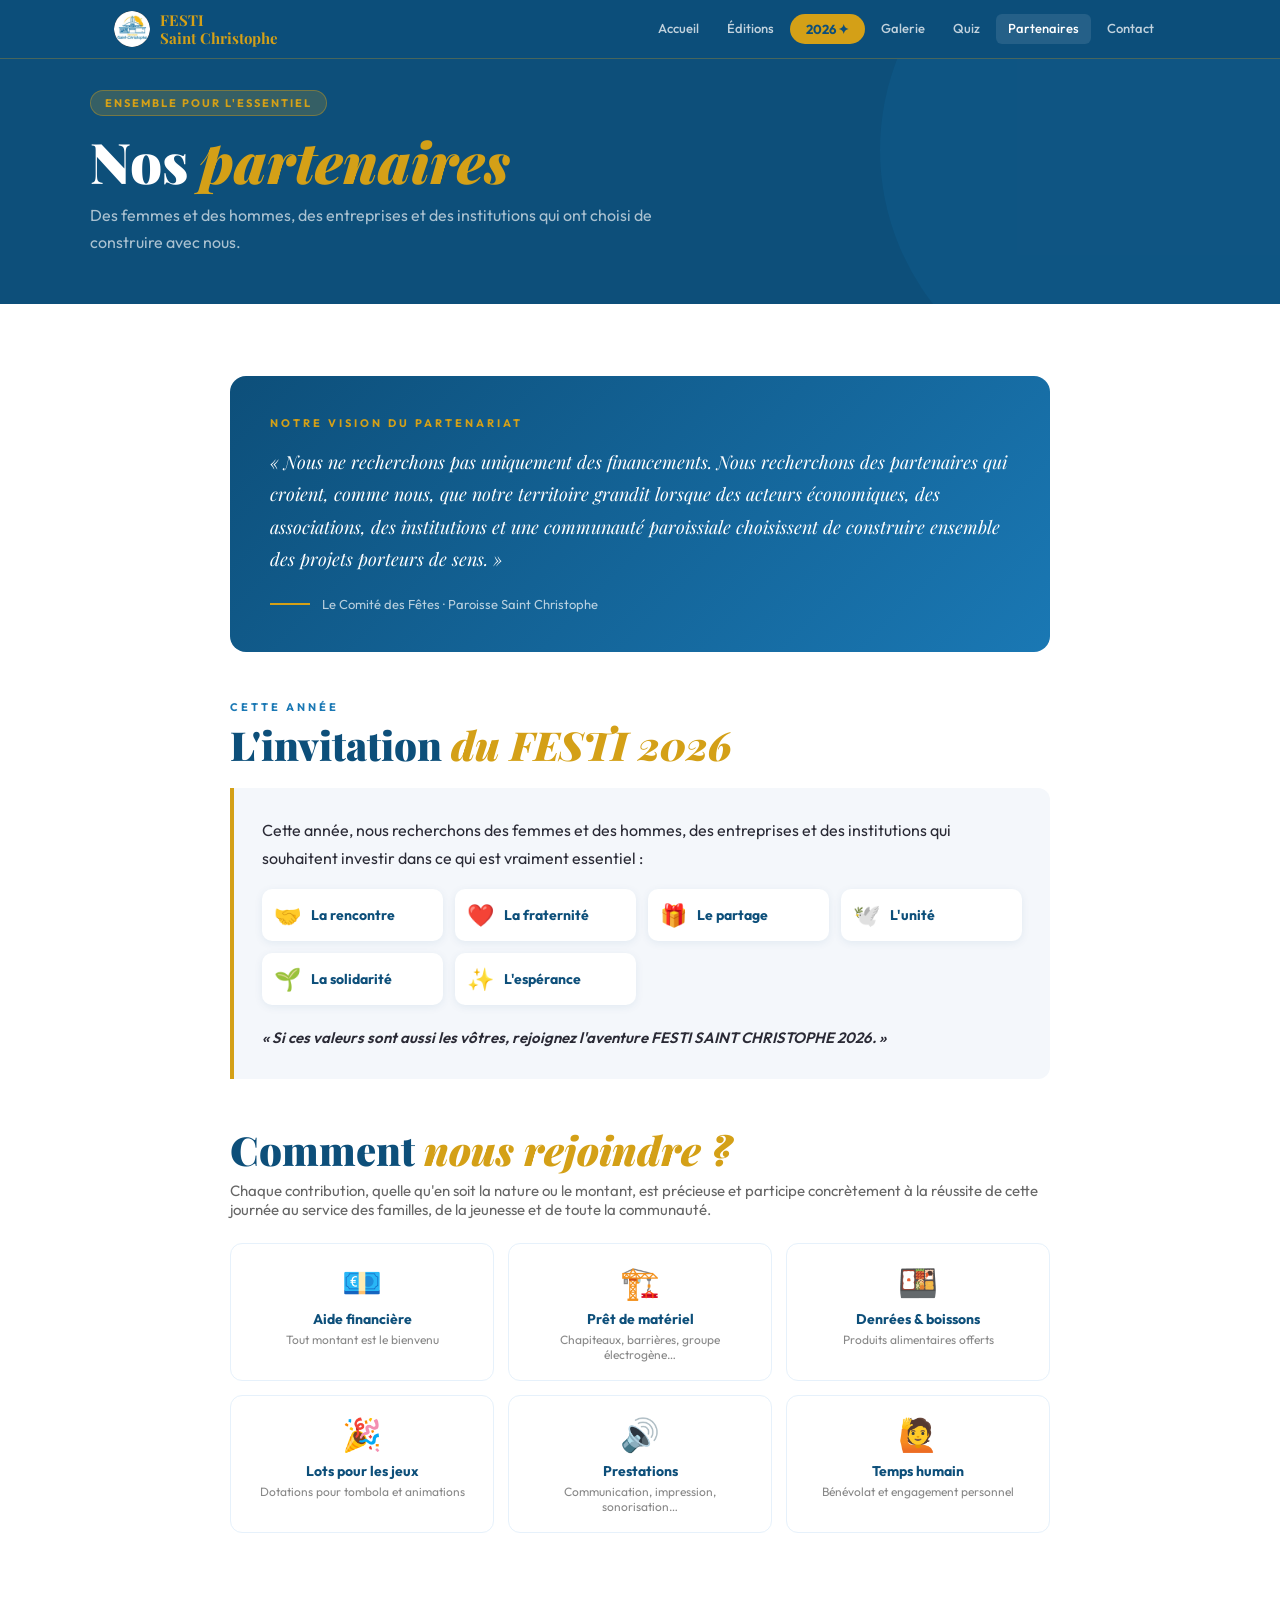
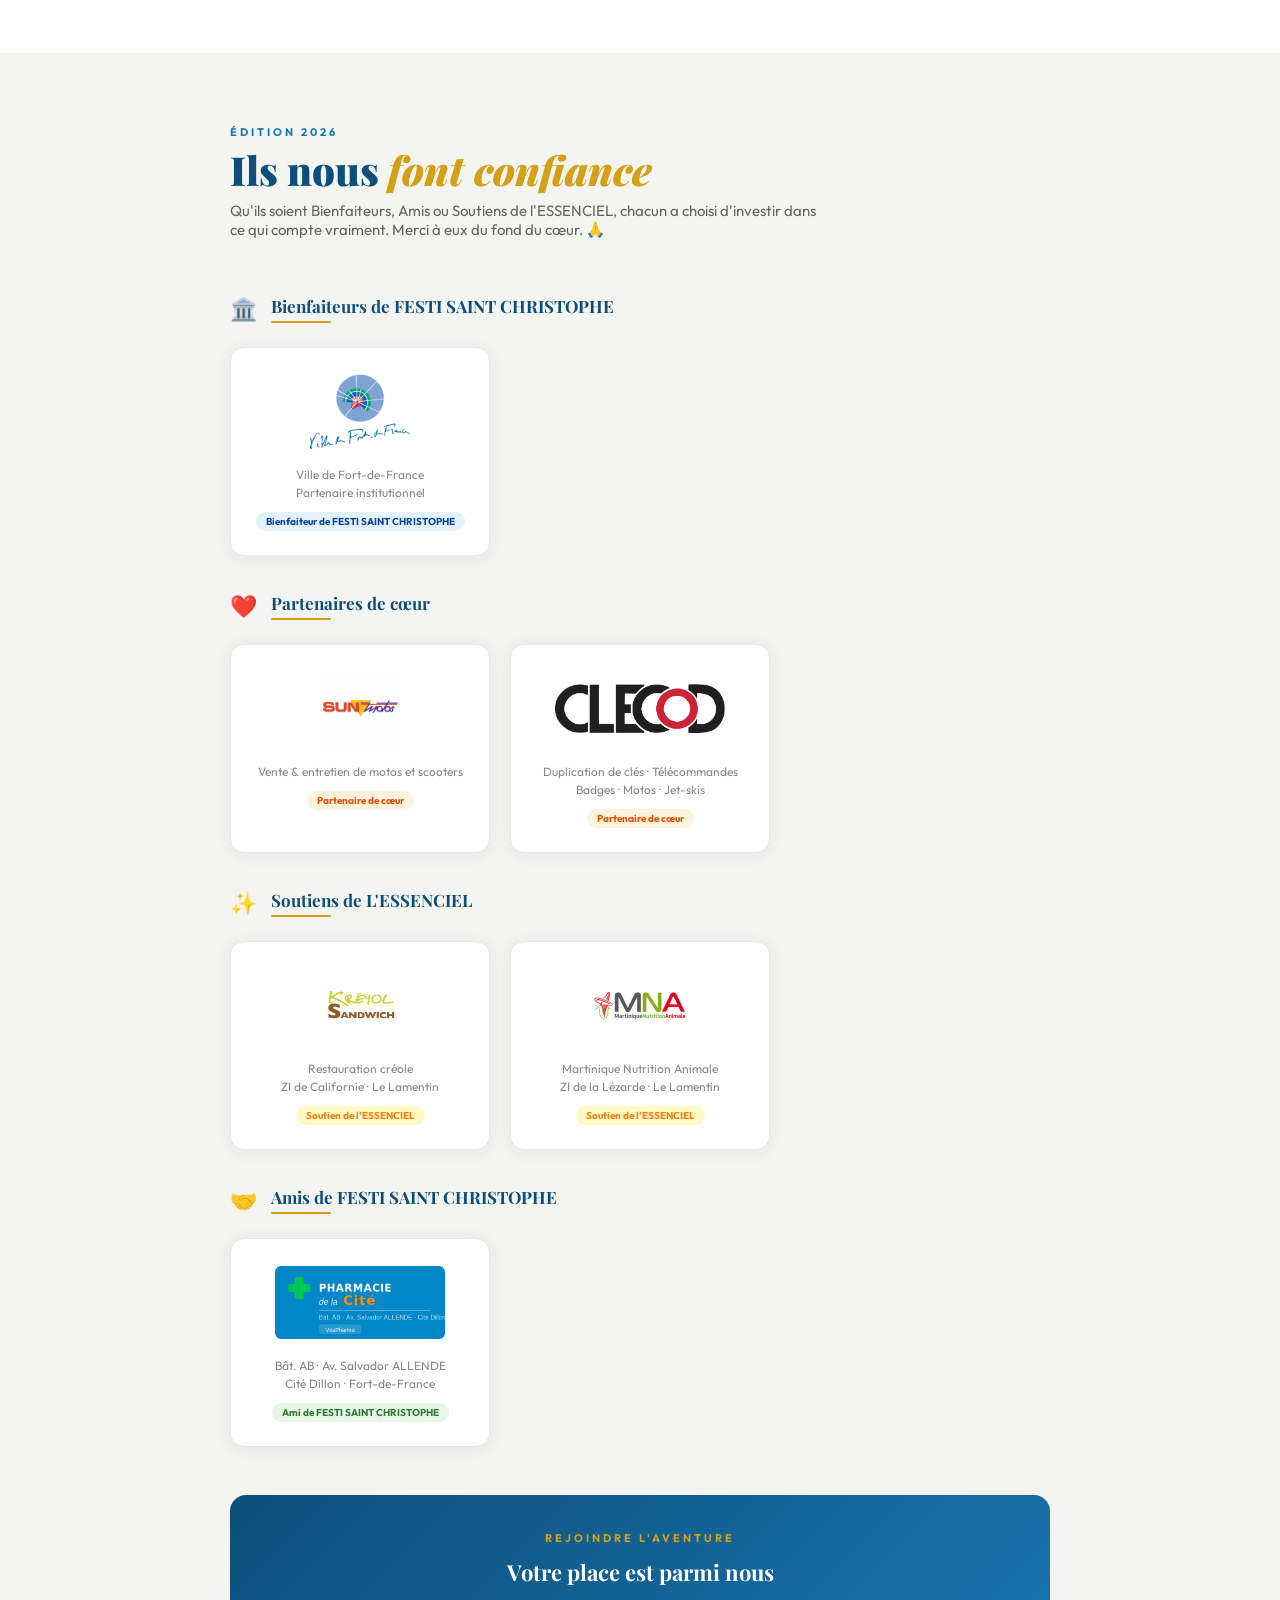
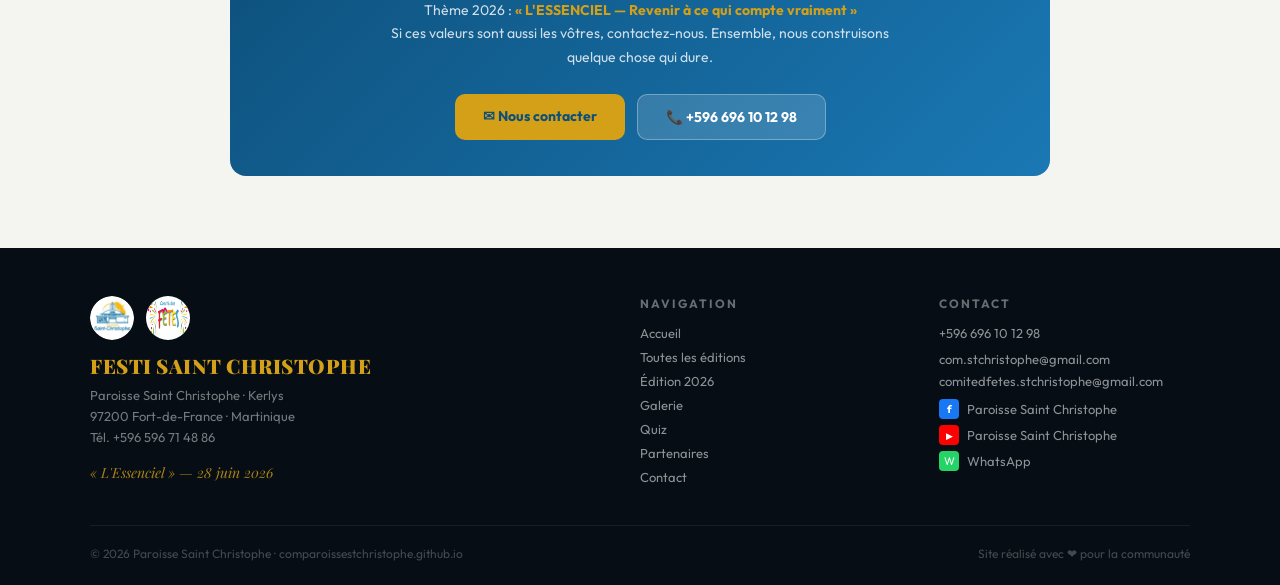
<file: partenaires.html>
<!DOCTYPE html>
<html lang="fr">
<head>
<meta charset="UTF-8"><meta name="viewport" content="width=device-width,initial-scale=1">
<title>Partenaires — FESTI SAINT CHRISTOPHE 2026</title>
<link rel="stylesheet" href="style.css">
</head>
<body>
<nav><div class="nav-inner"><a href="index.html" class="nav-logo"><img src="logo_paroisse_rond.png" alt="Paroisse Saint Christophe" style="width:36px;height:36px;border-radius:50%;object-fit:cover"><div class="nav-logo-text">FESTI<br>Saint Christophe</div></a><div class="nav-links" id="nav-links"></div><button class="hamburger" onclick="toggleMenu()" aria-label="Menu"><span></span><span></span><span></span></button></div></nav>
<div class="mobile-menu" id="mobile-menu"></div>

<div class="page-hero">
  <div class="page-hero-inner">
    <div class="page-hero-label">Ensemble pour l'essentiel</div>
    <h1>Nos <em>partenaires</em></h1>
    <p>Des femmes et des hommes, des entreprises et des institutions qui ont choisi de construire avec nous.</p>
  </div>
</div>

<!-- VISION -->
<section class="sec bg-blanc">
  <div class="sec-inner" style="max-width:820px">
    <div style="background:linear-gradient(135deg,#0D4F7A,#1A78B4);border-radius:16px;padding:40px;color:#fff;margin-bottom:48px">
      <div style="font-size:11px;font-weight:700;letter-spacing:3px;text-transform:uppercase;color:#D4A017;margin-bottom:16px">Notre vision du partenariat</div>
      <p style="font-size:18px;line-height:1.8;font-style:italic;margin-bottom:20px;font-family:'Playfair Display',serif">
        « Nous ne recherchons pas uniquement des financements. Nous recherchons des partenaires qui croient, comme nous, que notre territoire grandit lorsque des acteurs économiques, des associations, des institutions et une communauté paroissiale choisissent de construire ensemble des projets porteurs de sens. »
      </p>
      <div style="display:flex;align-items:center;gap:12px">
        <div style="width:40px;height:2px;background:#D4A017"></div>
        <span style="font-size:13px;color:rgba(255,255,255,.7)">Le Comité des Fêtes · Paroisse Saint Christophe</span>
      </div>
    </div>

    <!-- INVITATION -->
    <div style="margin-bottom:48px">
      <div class="sec-label">Cette année</div>
      <h2 class="sec-title" style="margin-bottom:20px">L'invitation <em>du FESTI 2026</em></h2>
      <div style="background:#F4F7FB;border-left:4px solid #D4A017;border-radius:0 12px 12px 0;padding:28px;margin-bottom:24px">
        <p style="font-size:16px;line-height:1.8;color:#2a2a35;margin-bottom:16px">
          Cette année, nous recherchons des femmes et des hommes, des entreprises et des institutions qui souhaitent investir dans ce qui est vraiment essentiel :
        </p>
        <div style="display:grid;grid-template-columns:repeat(auto-fill,minmax(160px,1fr));gap:12px;margin-bottom:20px">
          <div style="display:flex;align-items:center;gap:10px;background:#fff;border-radius:10px;padding:12px;box-shadow:0 2px 8px rgba(13,79,122,.08)">
            <span style="font-size:22px">🤝</span><span style="font-weight:700;color:#0D4F7A;font-size:14px">La rencontre</span>
          </div>
          <div style="display:flex;align-items:center;gap:10px;background:#fff;border-radius:10px;padding:12px;box-shadow:0 2px 8px rgba(13,79,122,.08)">
            <span style="font-size:22px">❤️</span><span style="font-weight:700;color:#0D4F7A;font-size:14px">La fraternité</span>
          </div>
          <div style="display:flex;align-items:center;gap:10px;background:#fff;border-radius:10px;padding:12px;box-shadow:0 2px 8px rgba(13,79,122,.08)">
            <span style="font-size:22px">🎁</span><span style="font-weight:700;color:#0D4F7A;font-size:14px">Le partage</span>
          </div>
          <div style="display:flex;align-items:center;gap:10px;background:#fff;border-radius:10px;padding:12px;box-shadow:0 2px 8px rgba(13,79,122,.08)">
            <span style="font-size:22px">🕊️</span><span style="font-weight:700;color:#0D4F7A;font-size:14px">L'unité</span>
          </div>
          <div style="display:flex;align-items:center;gap:10px;background:#fff;border-radius:10px;padding:12px;box-shadow:0 2px 8px rgba(13,79,122,.08)">
            <span style="font-size:22px">🌱</span><span style="font-weight:700;color:#0D4F7A;font-size:14px">La solidarité</span>
          </div>
          <div style="display:flex;align-items:center;gap:10px;background:#fff;border-radius:10px;padding:12px;box-shadow:0 2px 8px rgba(13,79,122,.08)">
            <span style="font-size:22px">✨</span><span style="font-weight:700;color:#0D4F7A;font-size:14px">L'espérance</span>
          </div>
        </div>
        <p style="font-size:15px;line-height:1.7;color:#2a2a35;font-style:italic;font-weight:600">
          « Si ces valeurs sont aussi les vôtres, rejoignez l'aventure FESTI SAINT CHRISTOPHE 2026. »
        </p>
      </div>
    </div>

    <!-- FORMES DE CONTRIBUTION -->
    <div style="margin-bottom:48px">
      <h2 class="sec-title" style="margin-bottom:8px">Comment <em>nous rejoindre ?</em></h2>
      <p style="color:#666;font-size:15px;margin-bottom:24px">Chaque contribution, quelle qu'en soit la nature ou le montant, est précieuse et participe concrètement à la réussite de cette journée au service des familles, de la jeunesse et de toute la communauté.</p>
      <div style="display:grid;grid-template-columns:repeat(auto-fill,minmax(200px,1fr));gap:14px">
        <div style="background:#fff;border:1.5px solid #E6F1FB;border-radius:12px;padding:18px;text-align:center">
          <div style="font-size:32px;margin-bottom:8px">💶</div>
          <div style="font-weight:700;color:#0D4F7A;font-size:14px;margin-bottom:4px">Aide financière</div>
          <div style="font-size:12px;color:#888">Tout montant est le bienvenu</div>
        </div>
        <div style="background:#fff;border:1.5px solid #E6F1FB;border-radius:12px;padding:18px;text-align:center">
          <div style="font-size:32px;margin-bottom:8px">🏗️</div>
          <div style="font-weight:700;color:#0D4F7A;font-size:14px;margin-bottom:4px">Prêt de matériel</div>
          <div style="font-size:12px;color:#888">Chapiteaux, barrières, groupe électrogène…</div>
        </div>
        <div style="background:#fff;border:1.5px solid #E6F1FB;border-radius:12px;padding:18px;text-align:center">
          <div style="font-size:32px;margin-bottom:8px">🍱</div>
          <div style="font-weight:700;color:#0D4F7A;font-size:14px;margin-bottom:4px">Denrées & boissons</div>
          <div style="font-size:12px;color:#888">Produits alimentaires offerts</div>
        </div>
        <div style="background:#fff;border:1.5px solid #E6F1FB;border-radius:12px;padding:18px;text-align:center">
          <div style="font-size:32px;margin-bottom:8px">🎉</div>
          <div style="font-weight:700;color:#0D4F7A;font-size:14px;margin-bottom:4px">Lots pour les jeux</div>
          <div style="font-size:12px;color:#888">Dotations pour tombola et animations</div>
        </div>
        <div style="background:#fff;border:1.5px solid #E6F1FB;border-radius:12px;padding:18px;text-align:center">
          <div style="font-size:32px;margin-bottom:8px">🔊</div>
          <div style="font-weight:700;color:#0D4F7A;font-size:14px;margin-bottom:4px">Prestations</div>
          <div style="font-size:12px;color:#888">Communication, impression, sonorisation…</div>
        </div>
        <div style="background:#fff;border:1.5px solid #E6F1FB;border-radius:12px;padding:18px;text-align:center">
          <div style="font-size:32px;margin-bottom:8px">🙋</div>
          <div style="font-weight:700;color:#0D4F7A;font-size:14px;margin-bottom:4px">Temps humain</div>
          <div style="font-size:12px;color:#888">Bénévolat et engagement personnel</div>
        </div>
      </div>
    </div>
  </div>
</section>

<!-- PARTENAIRES ACTUELS -->
<section class="sec bg-gris">
  <div class="sec-inner" style="max-width:820px">
    <div class="sec-label">Édition 2026</div>
    <h2 class="sec-title" style="margin-bottom:8px">Ils nous <em>font confiance</em></h2>
    <p style="color:#666;font-size:15px;margin-bottom:40px;max-width:600px">Qu'ils soient Bienfaiteurs, Amis ou Soutiens de l'ESSENCIEL, chacun a choisi d'investir dans ce qui compte vraiment. Merci à eux du fond du cœur. 🙏</p>

    <!-- Grille partenaires par catégorie -->
    <div style="display:grid;grid-template-columns:repeat(auto-fill,minmax(220px,1fr));gap:20px;margin-bottom:48px">

      <div style="grid-column:1/-1;display:flex;align-items:center;gap:14px;margin-top:16px;margin-bottom:4px">
        <span style="font-size:22px">🏛️</span>
        <div>
          <div style="font-family:'Playfair Display',serif;font-size:17px;font-weight:700;color:#0D4F7A">Bienfaiteurs de FESTI SAINT CHRISTOPHE</div>
          <div style="width:60px;height:2px;background:#D4A017;margin-top:4px;border-radius:2px"></div>
        </div>
      </div>
      <div style="background:#fff;border-radius:14px;padding:24px;text-align:center;box-shadow:0 2px 16px rgba(13,79,122,.08);border:1.5px solid #e8e8e8;transition:.2s" onmouseover="this.style.transform='translateY(-4px)';this.style.boxShadow='0 8px 28px rgba(13,79,122,.14)'" onmouseout="this.style.transform='';this.style.boxShadow='0 2px 16px rgba(13,79,122,.08)'">
        <div style="height:80px;display:flex;align-items:center;justify-content:center;margin-bottom:14px">
          <img src="images/LOGO MAIRIE DE FORT-DE-FRANCE.png" alt="Ville de Fort-de-France" style="max-height:75px;max-width:170px;object-fit:contain">
        </div>
        <div style="font-size:12px;color:#888;line-height:1.5">Ville de Fort-de-France<br>Partenaire institutionnel</div>
        <div style="margin-top:10px;display:inline-block;background:#E3F2FD;color:#0D47A1;font-size:10px;font-weight:700;padding:3px 10px;border-radius:10px">Bienfaiteur de FESTI SAINT CHRISTOPHE</div>
      </div>

      <div style="grid-column:1/-1;display:flex;align-items:center;gap:14px;margin-top:16px;margin-bottom:4px">
        <span style="font-size:22px">❤️</span>
        <div>
          <div style="font-family:'Playfair Display',serif;font-size:17px;font-weight:700;color:#0D4F7A">Partenaires de cœur</div>
          <div style="width:60px;height:2px;background:#D4A017;margin-top:4px;border-radius:2px"></div>
        </div>
      </div>
      <div style="background:#fff;border-radius:14px;padding:24px;text-align:center;box-shadow:0 2px 16px rgba(13,79,122,.08);border:1.5px solid #e8e8e8;transition:.2s" onmouseover="this.style.transform='translateY(-4px)';this.style.boxShadow='0 8px 28px rgba(13,79,122,.14)'" onmouseout="this.style.transform='';this.style.boxShadow='0 2px 16px rgba(13,79,122,.08)'">
        <div style="height:80px;display:flex;align-items:center;justify-content:center;margin-bottom:14px">
          <img src="images/LOGO SUN MOTOS.png" alt="SUN MOTOS" style="max-height:75px;max-width:170px;object-fit:contain">
        </div>
        <div style="font-size:12px;color:#888;line-height:1.5">Vente &amp; entretien de motos et scooters</div>
        <div style="margin-top:10px;display:inline-block;background:#FFF3E0;color:#E65100;font-size:10px;font-weight:700;padding:3px 10px;border-radius:10px">Partenaire de cœur</div>
      </div>
      <div style="background:#fff;border-radius:14px;padding:24px;text-align:center;box-shadow:0 2px 16px rgba(13,79,122,.08);border:1.5px solid #e8e8e8;transition:.2s" onmouseover="this.style.transform='translateY(-4px)';this.style.boxShadow='0 8px 28px rgba(13,79,122,.14)'" onmouseout="this.style.transform='';this.style.boxShadow='0 2px 16px rgba(13,79,122,.08)'">
        <div style="height:80px;display:flex;align-items:center;justify-content:center;margin-bottom:14px">
          <img src="images/LOGO CLECOD.png" alt="CLECOD" style="max-height:75px;max-width:170px;object-fit:contain">
        </div>
        <div style="font-size:12px;color:#888;line-height:1.5">Duplication de clés · Télécommandes<br>Badges · Motos · Jet-skis</div>
        <div style="margin-top:10px;display:inline-block;background:#FFF3E0;color:#E65100;font-size:10px;font-weight:700;padding:3px 10px;border-radius:10px">Partenaire de cœur</div>
      </div>

      <div style="grid-column:1/-1;display:flex;align-items:center;gap:14px;margin-top:16px;margin-bottom:4px">
        <span style="font-size:22px">✨</span>
        <div>
          <div style="font-family:'Playfair Display',serif;font-size:17px;font-weight:700;color:#0D4F7A">Soutiens de L'ESSENCIEL</div>
          <div style="width:60px;height:2px;background:#D4A017;margin-top:4px;border-radius:2px"></div>
        </div>
      </div>
      <div style="background:#fff;border-radius:14px;padding:24px;text-align:center;box-shadow:0 2px 16px rgba(13,79,122,.08);border:1.5px solid #e8e8e8;transition:.2s" onmouseover="this.style.transform='translateY(-4px)';this.style.boxShadow='0 8px 28px rgba(13,79,122,.14)'" onmouseout="this.style.transform='';this.style.boxShadow='0 2px 16px rgba(13,79,122,.08)'">
        <div style="height:80px;display:flex;align-items:center;justify-content:center;margin-bottom:14px">
          <img src="images/LOGO KRÉYOL SANDWICH.jpg" alt="Kréyol Sandwich" style="max-height:75px;max-width:170px;object-fit:contain">
        </div>
        <div style="font-size:12px;color:#888;line-height:1.5">Restauration créole<br>ZI de Californie · Le Lamentin</div>
        <div style="margin-top:10px;display:inline-block;background:#FFF9C4;color:#F57F17;font-size:10px;font-weight:700;padding:3px 10px;border-radius:10px">Soutien de l'ESSENCIEL</div>
      </div>
      <div style="background:#fff;border-radius:14px;padding:24px;text-align:center;box-shadow:0 2px 16px rgba(13,79,122,.08);border:1.5px solid #e8e8e8;transition:.2s" onmouseover="this.style.transform='translateY(-4px)';this.style.boxShadow='0 8px 28px rgba(13,79,122,.14)'" onmouseout="this.style.transform='';this.style.boxShadow='0 2px 16px rgba(13,79,122,.08)'">
        <div style="height:80px;display:flex;align-items:center;justify-content:center;margin-bottom:14px">
          <img src="images/LOGO MNA.jpg" alt="MNA - Martinique Nutrition Animale" style="max-height:75px;max-width:170px;object-fit:contain">
        </div>
        <div style="font-size:12px;color:#888;line-height:1.5">Martinique Nutrition Animale<br>ZI de la Lézarde · Le Lamentin</div>
        <div style="margin-top:10px;display:inline-block;background:#FFF9C4;color:#F57F17;font-size:10px;font-weight:700;padding:3px 10px;border-radius:10px">Soutien de l'ESSENCIEL</div>
      </div>

      <div style="grid-column:1/-1;display:flex;align-items:center;gap:14px;margin-top:16px;margin-bottom:4px">
        <span style="font-size:22px">🤝</span>
        <div>
          <div style="font-family:'Playfair Display',serif;font-size:17px;font-weight:700;color:#0D4F7A">Amis de FESTI SAINT CHRISTOPHE</div>
          <div style="width:60px;height:2px;background:#D4A017;margin-top:4px;border-radius:2px"></div>
        </div>
      </div>
      <div style="background:#fff;border-radius:14px;padding:24px;text-align:center;box-shadow:0 2px 16px rgba(13,79,122,.08);border:1.5px solid #e8e8e8;transition:.2s" onmouseover="this.style.transform='translateY(-4px)';this.style.boxShadow='0 8px 28px rgba(13,79,122,.14)'" onmouseout="this.style.transform='';this.style.boxShadow='0 2px 16px rgba(13,79,122,.08)'">
        <div style="height:80px;display:flex;align-items:center;justify-content:center;margin-bottom:14px">
          <img src="images/LOGO PHARMACIE DE LA CITE.png" alt="Pharmacie de la Cité" style="max-height:75px;max-width:170px;object-fit:contain">
        </div>
        <div style="font-size:12px;color:#888;line-height:1.5">Bât. AB · Av. Salvador ALLENDE<br>Cité Dillon · Fort-de-France</div>
        <div style="margin-top:10px;display:inline-block;background:#E8F5E9;color:#2E7D32;font-size:10px;font-weight:700;padding:3px 10px;border-radius:10px">Ami de FESTI SAINT CHRISTOPHE</div>
      </div>

    </div>

    <!-- REJOINDRE -->
    <div style="background:linear-gradient(135deg,#0D4F7A,#1A78B4);border-radius:16px;padding:36px;text-align:center;color:#fff">
      <div style="font-size:11px;font-weight:700;letter-spacing:3px;text-transform:uppercase;color:#D4A017;margin-bottom:12px">Rejoindre l'aventure</div>
      <h3 style="font-family:'Playfair Display',serif;font-size:22px;margin-bottom:12px">Votre place est parmi nous</h3>
      <p style="font-size:14px;color:rgba(255,255,255,.8);line-height:1.7;max-width:540px;margin:0 auto 24px">
        Thème 2026 : <strong style="color:#D4A017">« L'ESSENCIEL — Revenir à ce qui compte vraiment »</strong><br>
        Si ces valeurs sont aussi les vôtres, contactez-nous. Ensemble, nous construisons quelque chose qui dure.
      </p>
      <div style="display:flex;flex-wrap:wrap;gap:12px;justify-content:center">
        <a href="mailto:comitedfetes.stchristophe@gmail.com" style="background:#D4A017;color:#0D4F7A;font-weight:700;font-size:14px;padding:13px 28px;border-radius:10px;text-decoration:none;display:inline-block">✉ Nous contacter</a>
        <a href="tel:+596696101298" style="background:rgba(255,255,255,.15);color:#fff;font-weight:700;font-size:14px;padding:13px 28px;border-radius:10px;text-decoration:none;display:inline-block;border:1.5px solid rgba(255,255,255,.3)">📞 +596 696 10 12 98</a>
      </div>
    </div>
  </div>
</section>

<footer>
  <div class="footer-inner">
    <div class="footer-grid">
      <div>
        <div style="display:flex;align-items:center;gap:12px;margin-bottom:12px"><img src="logo_paroisse_rond.png" alt="Paroisse" style="width:44px;height:44px;border-radius:50%"><img src="logo_comite.png" alt="Comité des Fêtes" style="width:44px;height:44px;border-radius:50%;background:#fff"></div>
        <div class="footer-brand-title">FESTI SAINT CHRISTOPHE</div>
        <div class="footer-brand-sub">Paroisse Saint Christophe · Kerlys<br>97200 Fort-de-France · Martinique<br>Tél. +596 596 71 48 86</div>
        <div class="footer-brand-creole">« L'Essenciel » — 28 juin 2026</div>
      </div>
      <div>
        <h4 style="font-size:12px;font-weight:700;letter-spacing:2px;color:rgba(255,255,255,.4);text-transform:uppercase;margin-bottom:14px">Navigation</h4>
        <a href="index.html" style="display:block;color:rgba(255,255,255,.55);font-size:13px;text-decoration:none;margin-bottom:8px">Accueil</a>
        <a href="editions.html" style="display:block;color:rgba(255,255,255,.55);font-size:13px;text-decoration:none;margin-bottom:8px">Toutes les éditions</a>
        <a href="2026.html" style="display:block;color:rgba(255,255,255,.55);font-size:13px;text-decoration:none;margin-bottom:8px">Édition 2026</a>
        <a href="galerie.html" style="display:block;color:rgba(255,255,255,.55);font-size:13px;text-decoration:none;margin-bottom:8px">Galerie</a>
        <a href="quiz.html" style="display:block;color:rgba(255,255,255,.55);font-size:13px;text-decoration:none;margin-bottom:8px">Quiz</a>
        <a href="partenaires.html" style="display:block;color:rgba(255,255,255,.55);font-size:13px;text-decoration:none;margin-bottom:8px">Partenaires</a>
        <a href="contact.html" style="display:block;color:rgba(255,255,255,.55);font-size:13px;text-decoration:none">Contact</a>
      </div>
      <div>
        <h4 style="font-size:12px;font-weight:700;letter-spacing:2px;color:rgba(255,255,255,.4);text-transform:uppercase;margin-bottom:14px">Contact</h4>
        <a href="tel:+596696101298" style="display:block;color:rgba(255,255,255,.55);font-size:13px;text-decoration:none;margin-bottom:10px">+596 696 10 12 98</a>
        <a href="mailto:com.stchristophe@gmail.com" style="display:block;color:rgba(255,255,255,.55);font-size:13px;text-decoration:none;margin-bottom:6px">com.stchristophe@gmail.com</a>
        <a href="mailto:comitedfetes.stchristophe@gmail.com" style="display:block;color:rgba(255,255,255,.55);font-size:13px;text-decoration:none;margin-bottom:10px">comitedfetes.stchristophe@gmail.com</a>
        <div style="display:flex;flex-direction:column;gap:6px">
          <a href="https://www.facebook.com/ParoisseSaintChristophe" target="_blank" style="display:flex;align-items:center;gap:8px;color:rgba(255,255,255,.55);font-size:13px;text-decoration:none"><span style="background:#1877F2;width:20px;height:20px;border-radius:4px;display:flex;align-items:center;justify-content:center;font-size:11px;font-weight:700;color:#fff;flex-shrink:0">f</span>Paroisse Saint Christophe</a>
          <a href="https://www.youtube.com/@paroissesaintchristophe" target="_blank" style="display:flex;align-items:center;gap:8px;color:rgba(255,255,255,.55);font-size:13px;text-decoration:none"><span style="background:#FF0000;width:20px;height:20px;border-radius:4px;display:flex;align-items:center;justify-content:center;font-size:9px;color:#fff;flex-shrink:0">▶</span>Paroisse Saint Christophe</a>
          <a href="https://wa.me/596696101298" target="_blank" style="display:flex;align-items:center;gap:8px;color:rgba(255,255,255,.55);font-size:13px;text-decoration:none"><span style="background:#25D366;width:20px;height:20px;border-radius:4px;display:flex;align-items:center;justify-content:center;font-size:11px;color:#fff;flex-shrink:0">W</span>WhatsApp</a>
        </div>
      </div>
    </div>
    <div style="border-top:1px solid rgba(255,255,255,.07);padding-top:20px;display:flex;justify-content:space-between;flex-wrap:wrap;gap:12px">
      <span style="font-size:12px;color:rgba(255,255,255,.25)">© 2026 Paroisse Saint Christophe · comparoissestchristophe.github.io</span>
      <span style="font-size:12px;color:rgba(255,255,255,.25)">Site réalisé avec ❤ pour la communauté</span>
    </div>
  </div>
</footer>

<script src="nav.js"></script>
<script>initNav('partenaires.html');</script>
</body>
</html>
</file>
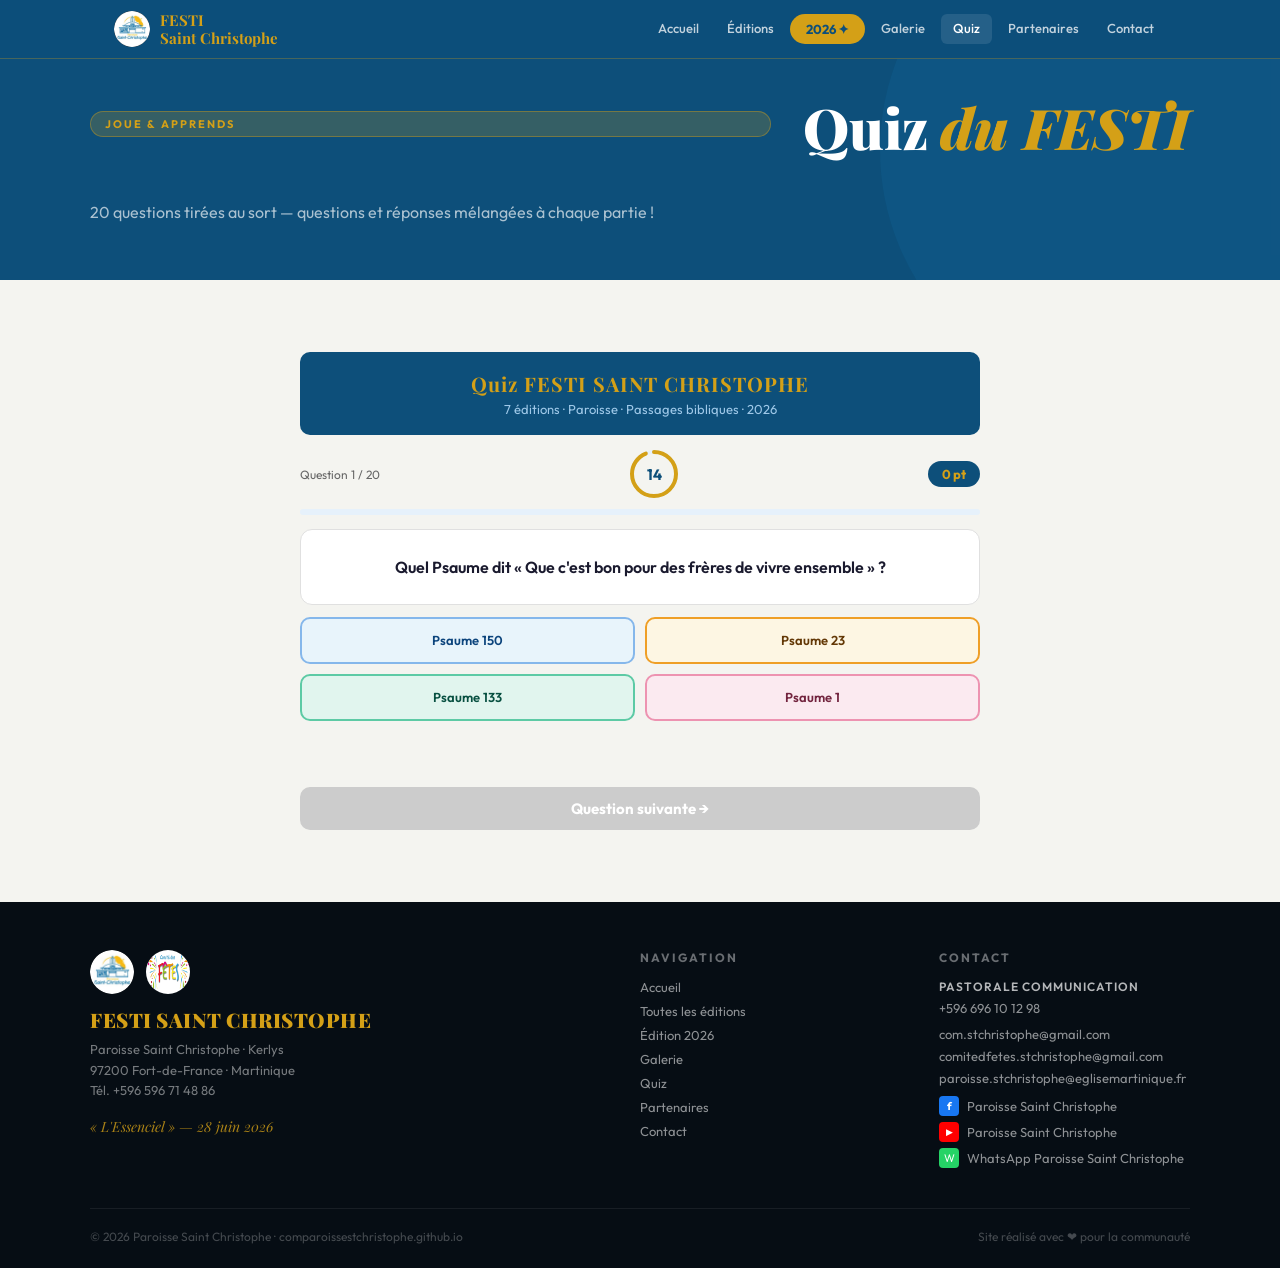
<file: quiz.html>
<!DOCTYPE html>
<html lang="fr">
<head>
<meta charset="UTF-8"><meta name="viewport" content="width=device-width,initial-scale=1">
<title>Quiz — FESTI SAINT CHRISTOPHE</title>
<link rel="stylesheet" href="style.css">
</head>
<body>
<nav><div class="nav-inner"><a href="index.html" class="nav-logo"><img src="logo_paroisse_rond.png" alt="Paroisse Saint Christophe" style="width:36px;height:36px;border-radius:50%;object-fit:cover"><div class="nav-logo-text">FESTI<br>Saint Christophe</div></a><div class="nav-links" id="nav-links"></div><button class="hamburger" onclick="toggleMenu()" aria-label="Menu"><span></span><span></span><span></span></button></div></nav>
<div class="mobile-menu" id="mobile-menu"></div>

<div class="page-hero">
  <div class="page-hero-inner" style="display:grid;grid-template-columns:1fr auto;align-items:center;gap:32px">
    <div class="page-hero-label">Joue & apprends</div>
    <h1>Quiz <em>du FESTI</em></h1>
    <p>20 questions tirées au sort — questions et réponses mélangées à chaque partie !</p>
  </div>
</div>

<section class="sec bg-gris">
  <div class="sec-inner" style="max-width:680px">
    <div id="quiz-app"></div>
  </div>
</section>

<footer>
  <div class="footer-inner">
    <div class="footer-grid">
      <div>
        <div style="display:flex;align-items:center;gap:12px;margin-bottom:12px">
          <img src="logo_paroisse_rond.png" alt="Paroisse" style="width:44px;height:44px;border-radius:50%">
          <img src="logo_comite.png" alt="Comité des Fêtes" style="width:44px;height:44px;border-radius:50%;background:#fff">
        </div>
        <div class="footer-brand-title">FESTI SAINT CHRISTOPHE</div>
        <div class="footer-brand-sub">Paroisse Saint Christophe · Kerlys<br>97200 Fort-de-France · Martinique<br>Tél. +596 596 71 48 86</div>
        <div class="footer-brand-creole">« L'Essenciel » — 28 juin 2026</div>
      </div>
      <div>
        <h4 style="font-size:12px;font-weight:700;letter-spacing:2px;color:rgba(255,255,255,.4);text-transform:uppercase;margin-bottom:14px">Navigation</h4>
        <a href="index.html" style="display:block;color:rgba(255,255,255,.55);font-size:13px;text-decoration:none;margin-bottom:8px">Accueil</a>
        <a href="editions.html" style="display:block;color:rgba(255,255,255,.55);font-size:13px;text-decoration:none;margin-bottom:8px">Toutes les éditions</a>
        <a href="2026.html" style="display:block;color:rgba(255,255,255,.55);font-size:13px;text-decoration:none;margin-bottom:8px">Édition 2026</a>
        <a href="galerie.html" style="display:block;color:rgba(255,255,255,.55);font-size:13px;text-decoration:none;margin-bottom:8px">Galerie</a>
        <a href="quiz.html" style="display:block;color:rgba(255,255,255,.55);font-size:13px;text-decoration:none;margin-bottom:8px">Quiz</a>
        <a href="partenaires.html" style="display:block;color:rgba(255,255,255,.55);font-size:13px;text-decoration:none;margin-bottom:8px">Partenaires</a>
        <a href="contact.html" style="display:block;color:rgba(255,255,255,.55);font-size:13px;text-decoration:none">Contact</a>
      </div>
      <div>
        <h4 style="font-size:12px;font-weight:700;letter-spacing:2px;color:rgba(255,255,255,.4);text-transform:uppercase;margin-bottom:14px">Contact</h4>
        <div style="color:rgba(255,255,255,.7);font-size:12px;font-weight:600;text-transform:uppercase;letter-spacing:1px;margin-bottom:6px">Pastorale communication</div>
        <a href="tel:+596696101298" style="display:block;color:rgba(255,255,255,.55);font-size:13px;text-decoration:none;margin-bottom:10px">+596 696 10 12 98</a>
        <a href="mailto:com.stchristophe@gmail.com" style="display:block;color:rgba(255,255,255,.55);font-size:13px;text-decoration:none;margin-bottom:6px">com.stchristophe@gmail.com</a>
        <a href="mailto:comitedfetes.stchristophe@gmail.com" style="display:block;color:rgba(255,255,255,.55);font-size:13px;text-decoration:none;margin-bottom:6px">comitedfetes.stchristophe@gmail.com</a>
        <a href="mailto:paroisse.stchristophe@eglisemartinique.fr" style="display:block;color:rgba(255,255,255,.55);font-size:13px;text-decoration:none;margin-bottom:10px">paroisse.stchristophe@eglisemartinique.fr</a>
        <div style="display:flex;flex-direction:column;gap:6px;margin-top:4px">
          <a href="https://www.facebook.com/ParoisseSaintChristophe" target="_blank" style="display:flex;align-items:center;gap:8px;color:rgba(255,255,255,.55);font-size:13px;text-decoration:none"><span style="background:#1877F2;width:20px;height:20px;border-radius:4px;display:flex;align-items:center;justify-content:center;font-size:11px;font-weight:700;color:#fff;flex-shrink:0">f</span>Paroisse Saint Christophe</a>
          <a href="https://www.youtube.com/@paroissesaintchristophe" target="_blank" style="display:flex;align-items:center;gap:8px;color:rgba(255,255,255,.55);font-size:13px;text-decoration:none"><span style="background:#FF0000;width:20px;height:20px;border-radius:4px;display:flex;align-items:center;justify-content:center;font-size:9px;color:#fff;flex-shrink:0">▶</span>Paroisse Saint Christophe</a>
          <a href="https://wa.me/596696101298" target="_blank" style="display:flex;align-items:center;gap:8px;color:rgba(255,255,255,.55);font-size:13px;text-decoration:none"><span style="background:#25D366;width:20px;height:20px;border-radius:4px;display:flex;align-items:center;justify-content:center;font-size:11px;color:#fff;flex-shrink:0">W</span>WhatsApp Paroisse Saint Christophe</a>
        </div>
      </div>
    </div>
    <div style="border-top:1px solid rgba(255,255,255,.07);padding-top:20px;display:flex;justify-content:space-between;flex-wrap:wrap;gap:12px">
      <span style="font-size:12px;color:rgba(255,255,255,.25)">© 2026 Paroisse Saint Christophe · comparoissestchristophe.github.io</span>
      <span style="font-size:12px;color:rgba(255,255,255,.25)">Site réalisé avec ❤ pour la communauté</span>
    </div>
  </div>
</footer>

<style>
.qz-header{background:#0D4F7A;border-radius:10px;padding:18px 20px;text-align:center;margin-bottom:14px}
.qz-title{color:#D4A017;font-size:20px;font-weight:700;letter-spacing:1px;font-family:'Playfair Display',serif}
.qz-sub{color:#9EC8E8;font-size:13px;margin-top:4px}
.qz-meta{display:flex;justify-content:space-between;align-items:center;margin-bottom:10px}
.qz-progress-bar{height:6px;background:#E6F1FB;border-radius:3px;margin-bottom:14px;overflow:hidden}
.qz-progress-fill{height:100%;background:#D4A017;border-radius:3px;transition:width .4s}
.qz-timer-ring{position:relative;width:50px;height:50px}
.qz-timer-ring svg{transform:rotate(-90deg)}
.qz-timer-num{position:absolute;inset:0;display:flex;align-items:center;justify-content:center;font-size:15px;font-weight:700;color:#0D4F7A}
.qz-score-badge{background:#0D4F7A;color:#D4A017;font-size:13px;font-weight:700;padding:5px 14px;border-radius:20px}
.qz-qnum{font-size:12px;color:#666}
.qz-question{background:#fff;border:1px solid #e0e0e0;border-radius:12px;padding:20px;margin-bottom:12px;min-height:76px;display:flex;align-items:center;justify-content:center}
.qz-question p{font-size:16px;font-weight:600;color:#1a1a2e;text-align:center;line-height:1.5}
.qz-answers{display:grid;grid-template-columns:1fr 1fr;gap:10px;margin-bottom:14px}
.qz-answer{border:2px solid transparent;border-radius:10px;padding:13px 12px;font-size:13px;font-weight:600;cursor:pointer;text-align:center;transition:all .15s;line-height:1.3;font-family:'Outfit',sans-serif}
.qz-answer:nth-child(1){background:#E8F4FB;color:#0C447C;border-color:#85B7EB}
.qz-answer:nth-child(2){background:#FDF6E3;color:#633806;border-color:#EF9F27}
.qz-answer:nth-child(3){background:#E1F5EE;color:#085041;border-color:#5DCAA5}
.qz-answer:nth-child(4){background:#FBEAF0;color:#72243E;border-color:#ED93B1}
.qz-answer:hover:not(:disabled){filter:brightness(.93);transform:scale(1.02)}
.qz-answer:disabled{cursor:default}
.qz-answer.correct{background:#1D9E75!important;color:#fff!important;border-color:#0F6E56!important;transform:scale(1.04)}
.qz-answer.wrong{background:#E24B4A!important;color:#fff!important;border-color:#A32D2D!important;opacity:.7}
.qz-feedback{border-radius:10px;padding:11px 14px;font-size:13px;font-weight:500;text-align:center;margin-bottom:10px;min-height:42px}
.qz-feedback.ok{background:#E1F5EE;color:#085041}
.qz-feedback.ko{background:#FCEBEB;color:#791F1F}
.qz-feedback.hidden{visibility:hidden}
.qz-next{width:100%;padding:12px;background:#0D4F7A;color:#D4A017;font-size:15px;font-weight:700;border:none;border-radius:10px;cursor:pointer;transition:background .2s;font-family:'Outfit',sans-serif}
.qz-next:hover{background:#1A78B4}
.qz-next:disabled{background:#ccc;color:#fff;cursor:default}
.qz-end{background:#fff;border:1px solid #e0e0e0;border-radius:16px;padding:28px;text-align:center}
.qz-end-score{font-size:56px;font-weight:700;color:#0D4F7A;line-height:1;font-family:'Playfair Display',serif}
.qz-end-total{font-size:18px;color:#666}
.qz-end-msg{font-size:15px;color:#2a2a35;margin:14px 0;line-height:1.6}
.qz-end-badge{display:inline-block;background:#D4A017;color:#fff;font-size:13px;font-weight:700;padding:6px 18px;border-radius:20px;margin-bottom:14px}
.qz-restart{background:#0D4F7A;color:#D4A017;border:none;padding:12px 28px;border-radius:10px;font-size:15px;font-weight:700;cursor:pointer;margin-top:8px;font-family:'Outfit',sans-serif}
.qz-restart:hover{background:#1A78B4}
</style>

<script src="nav.js"></script>
<script>
initNav('quiz.html');
(function(){

const BANQUE = [

  // ── ÉDITIONS & HISTOIRE ────────────────────────────────────────────────
  {q:"En quelle année a eu lieu la toute première édition du FESTI SAINT CHRISTOPHE ?",
   a:["2017","2015","2019","2020"],c:0,
   ok:"Oui ! Le 9 juillet 2017, sous l'impulsion du Père Arnauld HOUÉVOYÉHA.",
   ko:"C'était le 9 juillet 2017 — la 1ère édition fondatrice !"},

  {q:"Quel était le thème de la 1ère édition en 2017 ?",
   a:["Nou Tout Sé Frè","Sa Té Bèl An Tan Lontan","Journée dédiée à la Famille","Entre Terre et Mer"],c:2,
   ok:"Bravo ! La famille était au cœur de cette édition fondatrice.",
   ko:"C'était la Journée dédiée à la Famille — thème cher à l'Église."},

  {q:"Quel artiste martiniquais s'est produit lors de la 1ère édition, auquel la 7ème rend hommage ?",
   a:["José VERSOL","Claudy LARGEN","Jacky RAPON","Jean-Michel CABRIMOL"],c:1,
   ok:"Oui ! Claudy LARGEN (1958–2021), dont le souvenir est honoré en 2026.",
   ko:"Il s'agissait de Claudy LARGEN, disparu en 2021."},

  {q:"Quel était le thème de la 2ème édition en 2018 ?",
   a:["Vini Gloriyé Bondié","Sa Té Bèl An Tan Lontan","L'Essenciel","Effata"],c:1,
   ok:"Correct ! Un retour nostalgique aux jeux et saveurs d'antan.",
   ko:"C'était « Sa Té Bèl An Tan Lontan » — un voyage dans le passé !"},

  {q:"En 2019, le FESTI a innové avec un nouveau format. Lequel ?",
   a:["Pique-nique en forêt","Concert en plein air","Garden Party","Marché de Noël"],c:2,
   ok:"Exact ! Une Garden Party « Entre Terre et Mer ».",
   ko:"C'était une Garden Party, dans une ambiance entre terre et mer."},

  {q:"Combien d'années le FESTI a-t-il été suspendu à cause du COVID-19 ?",
   a:["1 an","2 ans","3 ans","4 ans"],c:2,
   ok:"Oui, 3 longues années (2020, 2021, 2022) avant le grand retour en 2023.",
   ko:"3 ans de pause (2020-2022) avant de retrouver la communauté en 2023."},

  {q:"Quel était le thème de la 4ème édition en 2023 ?",
   a:["Vini Gloriyé Bondié","Effata, Ouvè Tjèw Ba Bondié","Nou Tout Sé Frè","L'Essenciel"],c:2,
   ok:"Bravo ! « Nous sommes tous frères » — un beau message après la pandémie.",
   ko:"C'était « Nou Tout Sé Frè » — un appel à la fraternité retrouvée."},

  {q:"Quel groupe assure le concert final de la 5ème édition (2024) ?",
   a:["José VERSOL","Jean-Michel CABRIMOL","BÈLÈ LÉGLIZ","Jacky RAPON"],c:2,
   ok:"Oui ! BÈLÈ LÉGLIZ, fidèles depuis la 1ère édition.",
   ko:"C'est BÈLÈ LÉGLIZ — présents depuis la toute première édition !"},

  {q:"Quels deux artistes ont illuminé la 6ème édition en 2025 ?",
   a:["FAIV' et José VERSOL","Jacky RAPON et José VERSOL","Jean-Michel CABRIMOL et Stella GONIS","Anna TEKO et Marcé"],c:1,
   ok:"Exact ! Jacky RAPON et José VERSOL — deux grandes pointures martiniquaises.",
   ko:"C'était Jacky RAPON et José VERSOL, un plateau d'exception !"},

  {q:"Quelle artiste internationale s'est produite à l'édition 2019 ?",
   a:["Stella GONIS","Claudy LARGEN","Anna TEKO","FAIV'"],c:2,
   ok:"Bravo ! Anna TEKO — une présence internationale remarquée !",
   ko:"C'était Anna TEKO, une artiste internationale invitée en 2019."},

  {q:"Quel était le thème de la 5ème édition en 2024 ?",
   a:["Nou Tout Sé Frè","Vini Gloriyé Bondié","L'Essenciel","Sa Té Bèl An Tan Lontan"],c:1,
   ok:"Exact ! « Venez glorifier le Seigneur » — un beau cri de louange !",
   ko:"C'était « Vini Gloriyé Bondié » — venez glorifier le Seigneur !"},

  {q:"Quel était le thème de la 6ème édition en 2025 ?",
   a:["Effata, Ouvè Tjèw Ba Bondié","Vini Gloriyé Bondié","Nou Tout Sé Frè","L'Essenciel"],c:0,
   ok:"Oui ! « Ouvre ton cœur à Dieu » — en référence au miracle d'Effata.",
   ko:"C'était « Effata, Ouvè Tjèw Ba Bondié » — en référence à Marc 7,31-37."},

  {q:"En quelle année le FESTI a-t-il fait son grand retour après le COVID ?",
   a:["2021","2022","2023","2024"],c:2,
   ok:"Oui ! Le FESTI a retrouvé sa communauté en 2023 avec le thème Nou Tout Sé Frè.",
   ko:"C'est en 2023 que le FESTI a repris, avec le thème « Nou Tout Sé Frè »."},

  {q:"Combien y a-t-il eu d'éditions du FESTI SAINT CHRISTOPHE en 2026 ?",
   a:["5ème","6ème","7ème","8ème"],c:2,
   ok:"Exact ! 2026 marque la 7ème édition du FESTI SAINT CHRISTOPHE.",
   ko:"2026 c'est la 7ème édition — un beau symbole !"},

  {q:"Quel artiste martiniquais emblématique était présent en 2017 et en 2018 ?",
   a:["Anna TEKO","FAIV'","Marcé","Jean-Michel CABRIMOL"],c:2,
   ok:"Bravo ! Marcé, l'artiste emblématique martiniquais, présent en 2017 et 2018.",
   ko:"C'était Marcé — un artiste martiniquais emblématique présent en 2017 et 2018."},

  {q:"Quel Père a fondé le FESTI SAINT CHRISTOPHE en 2017 ?",
   a:["Père Jean-Michel MONCONTHOUR","Père Rémy JOSEPH-PÉRALD","Père Arnauld HOUÉVOYÉHA","Père Xavier MARTIN"],c:2,
   ok:"Oui ! Le Père Arnauld HOUÉVOYÉHA est le fondateur du FESTI.",
   ko:"C'est le Père Arnauld HOUÉVOYÉHA qui a fondé le FESTI en 2017."},

  {q:"Quel Père était curé lors de l'édition 2019 ?",
   a:["Père Arnauld HOUÉVOYÉHA","Père Rémy JOSEPH-PÉRALD","Père Jean-Michel MONCONTHOUR","Père Xavier MARTIN"],c:1,
   ok:"Bravo ! Le Père Rémy JOSEPH-PÉRALD a succédé au Père Arnauld.",
   ko:"C'était le Père Rémy JOSEPH-PÉRALD — nouveau curé en 2019 !"},

  // ── PROGRAMME & PAROISSE 2026 ──────────────────────────────────────────
  {q:"À quelle heure commence le FESTI SAINT CHRISTOPHE 2026 ?",
   a:["07H30","06H15","08H30","05H00"],c:1,
   ok:"Bravo ! La journée commence tôt — 1ère messe à 06H15 !",
   ko:"Le FESTI commence à 06H15 avec la 1ère messe !"},

  {q:"À quelle heure se clôture le FESTI SAINT CHRISTOPHE 2026 ?",
   a:["18H00","19H00","20H00","21H00"],c:2,
   ok:"Exact ! La clôture est prévue à 20H00.",
   ko:"La clôture officielle du FESTI 2026 est à 20H00."},

  {q:"Combien de messes y aura-t-il le 28 juin 2026 ?",
   a:["1","2","3","4"],c:2,
   ok:"Exact ! 3 messes : 06H15, 08H30 et 10H30.",
   ko:"Il y aura 3 messes : 06H15, 08H30 et 10H30 !"},

  {q:"Quel groupe assure le concert final de la 7ème édition en 2026 ?",
   a:["BÈLÈ LÉGLIZ","Pastorale des Artistes du Diocèse","José VERSOL","FAIV'"],c:1,
   ok:"Oui ! La Pastorale des Artistes du Diocèse de Martinique !",
   ko:"C'est la Pastorale des Artistes du Diocèse — une pléiade d'artistes !"},

  {q:"Quel artiste est au programme du plateau artistique 2026 ?",
   a:["Anna TEKO","Stella GONIS","FAIV'","Sonia DERSION"],c:2,
   ok:"Bravo ! FAIV' — une voix engagée de la scène martiniquaise.",
   ko:"C'est FAIV' qui est au programme du plateau artistique 2026 !"},

  {q:"Quel artiste accompagne FAIV' sur scène lors de l'édition 2026 ?",
   a:["Marcé","Jean-Michel CABRIMOL","Joël ZABULON","Anna TEKO"],c:2,
   ok:"Exact ! FAIV' et Joël ZABULON forment un duo pour cette édition.",
   ko:"C'est Joël ZABULON qui accompagne FAIV' sur scène en 2026 !"},

  {q:"Quel style musical traditionnel est présenté par Willy le 28 juin ?",
   a:["Zouk","Gwo Ka","Bèlè de rue","Reggae"],c:2,
   ok:"Oui ! Le Bèlè de rue — un art traditionnel martiniquais !",
   ko:"C'est le Bèlè de rue, une expression culturelle de la Martinique."},

  {q:"Quel type de spectacle valorise le patrimoine vestimentaire martiniquais le 28 juin ?",
   a:["Concert de gospel","Défilé de mode","Spectacle de cirque","Théâtre"],c:1,
   ok:"Exact ! Un défilé de mode valorisant les robes traditionnelles martiniquaises.",
   ko:"C'est un défilé de mode valorisant le patrimoine vestimentaire martiniquais !"},

  // ── SAINT CHRISTOPHE & PAROISSE ────────────────────────────────────────
  {q:"Quelle est la date de la fête de Saint Christophe, patron de la paroisse ?",
   a:["24 juin","14 juillet","25 juillet","15 août"],c:2,
   ok:"Bravo ! La fête de Saint Christophe est célébrée le 25 juillet chaque année.",
   ko:"La fête de Saint Christophe est le 25 juillet — patron des voyageurs !"},

  {q:"Saint Christophe est le patron de quelle catégorie de personnes ?",
   a:["Les pêcheurs","Les voyageurs et automobilistes","Les agriculteurs","Les marins"],c:1,
   ok:"Bravo ! Saint Christophe est le patron des voyageurs et automobilistes.",
   ko:"Saint Christophe est le patron des voyageurs et automobilistes !"},

  {q:"En quelle année a été achevée l'église Saint Christophe de Kerlys ?",
   a:["1945","1955","1958","1966"],c:2,
   ok:"Exact ! L'église a été achevée le 19 octobre 1958.",
   ko:"L'église Saint Christophe a été achevée en 1958 !"},

  {q:"À qui est dédiée la salle paroissiale construite en 1966 ?",
   a:["Saint Christophe","Jean XXIII","Mgr Macaire","Père Arnauld"],c:1,
   ok:"Bravo ! La salle Jean XXIII, en hommage au pape du Concile Vatican II.",
   ko:"C'est la salle Jean XXIII — en l'honneur du pape qui a convoqué Vatican II."},

  {q:"Dans quel quartier de Fort-de-France se trouve la paroisse Saint Christophe ?",
   a:["Terres Sainville","Kerlys","Dillon","Sainte-Thérèse"],c:1,
   ok:"Oui ! À Kerlys, sur un terrain acquis en 1955.",
   ko:"La paroisse est à Kerlys — terrain acquis en juin 1955."},

  {q:"En quelle année le terrain de la paroisse de Kerlys a-t-il été acquis ?",
   a:["1950","1952","1955","1960"],c:2,
   ok:"Exact ! Le terrain de Kerlys a été acquis en juin 1955.",
   ko:"C'est en juin 1955 que le terrain de Kerlys a été acquis."},

  {q:"En quelle année le Père Jean-Michel MONCONTHOUR est-il devenu curé ?",
   a:["2019","2021","2022","2023"],c:2,
   ok:"Oui ! Il a pris les rênes de la paroisse en septembre 2022.",
   ko:"C'est en septembre 2022 qu'il est arrivé comme curé !"},

  {q:"Quel journal a couvert la 1ère édition du FESTI le 10 juillet 2017 ?",
   a:["Le Monde","Antilla","France-Antilles","RCI"],c:2,
   ok:"Exact ! France-Antilles a titré « Familles en fête à Saint Christophe ».",
   ko:"C'est France-Antilles qui a couvert l'événement le 10 juillet 2017."},

  {q:"Quelle radio a diffusé un journal sur le FESTI 2017 ?",
   a:["Radio Saint-Louis","RCI Radio","ATV Radio","Radio Fréquence Martinique"],c:1,
   ok:"Exact ! RCI Radio a diffusé un journal consacré au FESTI 2017.",
   ko:"C'est RCI Radio qui a couvert le FESTI 2017 dans ses journaux !"},

  {q:"Quelle chaîne TV a diffusé un journal sur le FESTI 2017 ?",
   a:["ATV","Canal+ Antilles","Martinique la 1ère","Via ATV"],c:2,
   ok:"Oui ! Martinique la 1ère a diffusé deux journaux sur le FESTI 2017.",
   ko:"C'est Martinique la 1ère qui a couvert le FESTI dans ses journaux !"},

  // ── THÈME 2026 ─────────────────────────────────────────────────────────
  {q:"Que signifie le jeu de mot dans « L'Essenciel » ?",
   a:["Essence de la vie","Essentiel + Sens + Ciel","Saint Christophe + Ciel","Festival + Essentiel"],c:1,
   ok:"Parfait ! Essentiel + Sens + Ciel — trois dimensions en un seul mot.",
   ko:"« L'Essenciel » combine Essentiel, le mot Sens, et le Ciel !"},

  {q:"En écho à quel événement le thème « L'Essenciel » a-t-il été choisi ?",
   a:["La Fête de la Musique","Le Carnaval de Martinique","Le Festival d'Art Sacré","La Semaine Sainte"],c:2,
   ok:"Bravo ! En résonance avec le Festival d'Art Sacré de la Martinique 2026.",
   ko:"C'est le Festival d'Art Sacré de la Martinique 2026 qui inspire ce thème."},

  {q:"Quelle est la devise du FESTI SAINT CHRISTOPHE 2026 ?",
   a:["Vivre ensemble","Revenir à ce qui compte vraiment","Aimer et servir","Foi, joie et fraternité"],c:1,
   ok:"Exact ! « Revenir à ce qui compte vraiment » — l'essence du thème.",
   ko:"La devise est « Revenir à ce qui compte vraiment » !"},

  {q:"Quelle est la boussole spirituelle du FESTI SAINT CHRISTOPHE ?",
   a:["La tradition","Le Christ","La communauté","La culture martiniquaise"],c:1,
   ok:"Bravo ! Notre boussole c'est le Christ — tout part et revient à Lui.",
   ko:"Notre boussole c'est le Christ ! Tout part et revient à Lui."},

  {q:"Quel est l'objectif premier du FESTI selon ses fondateurs ?",
   a:["Générer des revenus","Rassembler plutôt que diviser, servir plutôt que se servir","Promouvoir la culture","Organiser un concert"],c:1,
   ok:"Parfait ! Servir plutôt que se servir, rassembler plutôt que diviser.",
   ko:"C'est servir plutôt que se servir, rassembler plutôt que diviser !"},

  {q:"Le FESTI se veut un lieu de quoi selon sa vision ?",
   a:["Compétition artistique","Rencontre, fraternité, culture et espérance","Marché commercial","Spectacle uniquement"],c:1,
   ok:"Oui ! Un lieu de rencontre, de fraternité, de culture et d'espérance.",
   ko:"Le FESTI est un lieu de rencontre, fraternité, culture et espérance !"},

  // ── QUESTIONS CRÉOLES & CULTURE ────────────────────────────────────────
  {q:"Que signifie « Nou Tout Sé Frè » en français ?",
   a:["Nous aimons la fête","Nous sommes tous frères","Nous sommes tous unis","Nous chantons ensemble"],c:1,
   ok:"Bravo ! « Nous sommes tous frères » — thème de la 4ème édition 2023.",
   ko:"« Nou Tout Sé Frè » signifie « Nous sommes tous frères » !"},

  {q:"Que signifie « Vini Gloriyé Bondié » en français ?",
   a:["Venez fêter ensemble","Venez glorifier Dieu","Venez partager le repas","Venez danser avec nous"],c:1,
   ok:"Exact ! « Venez glorifier Dieu » — thème de la 5ème édition 2024.",
   ko:"« Vini Gloriyé Bondié » signifie « Venez glorifier Dieu » !"},

  {q:"Que signifie « Effata » dans le thème de la 6ème édition ?",
   a:["Réjouis-toi","Ouvre-toi","Viens à moi","Lève-toi"],c:1,
   ok:"Oui ! « Effata » signifie « Ouvre-toi » — en référence à Marc 7,31-37.",
   ko:"« Effata » signifie « Ouvre-toi » — le miracle de Jésus en Marc 7 !"},

  {q:"Que signifie « Sa Té Bèl An Tan Lontan » ?",
   a:["C'était beau en ces temps anciens","Nous étions tous ensemble","La fête est belle","Le temps passe vite"],c:0,
   ok:"Exact ! « C'était beau en ces temps anciens » — nostalgie et tradition.",
   ko:"« Sa Té Bèl An Tan Lontan » = « C'était beau en ces temps anciens » !"},

  {q:"Le Bèlè est un art traditionnel de quelle île ?",
   a:["Guadeloupe","Saint-Martin","Martinique","Haïti"],c:2,
   ok:"Oui ! Le Bèlè est un art traditionnel martiniquais.",
   ko:"Le Bèlè est un art traditionnel de la Martinique !"},

  {q:"Qu'est-ce que la Pastorale des Artistes du Diocèse de Martinique ?",
   a:["Un groupe de danse folklorique","Un ensemble d'artistes chrétiens du Diocèse","Une école de musique","Un label musical martiniquais"],c:1,
   ok:"Bravo ! Un ensemble d'artistes chrétiens du Diocèse de Martinique.",
   ko:"C'est un ensemble d'artistes chrétiens du Diocèse de Martinique !"},

  // ── PASSAGES BIBLIQUES EN LIEN AVEC LE FESTI ──────────────────────────
  {q:"Quel verset de Matthieu est au cœur du thème 2026 ?",
   a:["Jean 3,16","Philippiens 4,4","Matthieu 22,37-38","Psaume 23"],c:2,
   ok:"Exact ! « Tu aimeras le Seigneur de tout ton cœur... » — Mt 22,37-38.",
   ko:"C'est Matthieu 22,37-38 : « Tu aimeras le Seigneur de tout ton cœur... »"},

  {q:"Quel deuxième verset biblique accompagne le thème 2026 ?",
   a:["Jean 15,12","Matthieu 5,3","Philippiens 4,4","Apocalypse 21,5"],c:2,
   ok:"Oui ! « Réjouissez-vous dans le Seigneur en tout temps ! » — Ph 4,4.",
   ko:"C'est Philippiens 4,4 : « Réjouissez-vous dans le Seigneur en tout temps ! »"},

  {q:"Quel passage de l'Évangile est lié au thème « Effata » de 2025 ?",
   a:["Matthieu 5,1-12","Luc 15,11-32","Marc 7,31-37","Jean 11,1-44"],c:2,
   ok:"Oui ! Marc 7,31-37 — Jésus guérit un sourd-muet en disant « Effata » !",
   ko:"C'est Marc 7,31-37 — Jésus guérit un sourd-muet en disant « Effata, ouvre-toi ! »"},

  {q:"Le thème 2023 « Nou Tout Sé Frè » s'inspire de quelle parole de Jésus ?",
   a:["Jean 13,34 — « Aimez-vous les uns les autres »","Luc 10,27 — « Aime ton prochain »","Matthieu 23,8 — « Vous êtes tous frères »","Marc 12,31 — « Tu aimeras ton prochain »"],c:2,
   ok:"Bravo ! Matthieu 23,8 : « Vous êtes tous frères » — le fondement du thème 2023.",
   ko:"C'est Matthieu 23,8 : « Vous êtes tous frères » !"},

  {q:"Quel Psaume exprime la joie de louer Dieu, en lien avec « Vini Gloriyé Bondié » ?",
   a:["Psaume 22","Psaume 100","Psaume 51","Psaume 130"],c:1,
   ok:"Exact ! Le Psaume 100 : « Acclamez le Seigneur, terre entière, servez le Seigneur dans la joie ! »",
   ko:"C'est le Psaume 100 : « Acclamez le Seigneur, servez-le dans la joie ! »"},

  {q:"Quel passage biblique illustre l'esprit de fête et de fraternité du FESTI ?",
   a:["Actes 2,42-47 — la communauté primitive","Apocalypse 20","Lévitique 16","Nombres 1"],c:0,
   ok:"Bravo ! Actes 2,42-47 : la communauté se réunit, partage et loue Dieu avec joie.",
   ko:"C'est Actes 2,42-47 — la communauté primitive réunie dans la joie et le partage !"},

  {q:"Quel verset de l'Évangile de Jean parle de l'amour fraternel, pilier du FESTI ?",
   a:["Jean 3,16","Jean 13,34","Jean 1,1","Jean 20,19"],c:1,
   ok:"Exact ! Jean 13,34 : « Aimez-vous les uns les autres comme je vous ai aimés. »",
   ko:"C'est Jean 13,34 : « Aimez-vous les uns les autres comme je vous ai aimés. »"},

  {q:"Quel passage de Paul parle de rassembler toutes choses dans le Christ, en lien avec le FESTI ?",
   a:["Romains 8,28","Éphésiens 1,10","Galates 3,28","Colossiens 1,15"],c:1,
   ok:"Oui ! Éphésiens 1,10 : « Rassembler toutes choses sous un seul chef, le Christ. »",
   ko:"C'est Éphésiens 1,10 : rassembler toutes choses sous un seul chef, le Christ !"},

  {q:"Quel Psaume dit « Que c'est bon pour des frères de vivre ensemble » ?",
   a:["Psaume 1","Psaume 23","Psaume 133","Psaume 150"],c:2,
   ok:"Exact ! Psaume 133,1 : « Que c'est bon, que c'est doux d'habiter en frères tous ensemble ! »",
   ko:"C'est le Psaume 133 : « Que c'est bon d'habiter en frères tous ensemble ! »"},

  {q:"Quel passage évangélique montre Jésus participant à une fête, en lien avec l'esprit du FESTI ?",
   a:["Luc 19,1-10","Jean 2,1-12","Marc 10,13-16","Matthieu 14,13-21"],c:1,
   ok:"Bravo ! Jean 2,1-12 : les noces de Cana — Jésus transforme l'eau en vin !",
   ko:"C'est Jean 2,1-12 — les noces de Cana, Jésus participant à la fête !"},

  {q:"Quel passage évangélique montre des enfants louer Dieu, image de la joie simple du FESTI ?",
   a:["Marc 10,13-16","Matthieu 21,15-16","Luc 18,15-17","Jean 6,1-15"],c:1,
   ok:"Exact ! Mt 21,15-16 : des enfants crient « Hosanna » — Jésus dit que leur louange est parfaite !",
   ko:"C'est Matthieu 21,15-16 : des enfants crient hosanna et Jésus approuve leur louange !"},

  // ── PARTENAIRES DU FESTI ──────────────────────────────────────────────
  {q:"Quel est le cœur de métier de SUN MOTOS, partenaire du FESTI ?",
   a:["Vente et entretien de motos et scooters","Vente de vélos électriques","Location de voitures","Transport en commun"],c:0,
   ok:"Bravo ! SUN MOTOS est spécialisé dans la vente et l'entretien de motos et scooters.",
   ko:"SUN MOTOS est spécialisé dans la vente et l'entretien de motos et scooters !"},

  {q:"Que signifie le sigle MNA, partenaire du FESTI ?",
   a:["Martinique Nature Animale","Martinique Nutrition Animale","Maison Naturelle Antillaise","Marché Naturel Alimentaire"],c:1,
   ok:"Exact ! MNA = Martinique Nutrition Animale.",
   ko:"MNA signifie Martinique Nutrition Animale !"},

  {q:"Où est située MNA (Martinique Nutrition Animale), partenaire du FESTI ?",
   a:["Zone Industrielle de la Jambette à Fort-de-France","Zone Industrielle de la Lézarde au Lamentin","Zone Industrielle de Rivière Salée","Parc d'activités de Génipa"],c:1,
   ok:"Exact ! MNA est située à la Zone Industrielle de la Lézarde au Lamentin.",
   ko:"MNA est à la Zone Industrielle de la Lézarde au Lamentin !"},

  {q:"Quel est le cœur de métier de MNA, partenaire du FESTI ?",
   a:["Vente de plantes et fleurs","Alimentation et nutrition animale","Vente de matériel agricole","Élevage bovin"],c:1,
   ok:"Bravo ! MNA est spécialisée dans l'alimentation et la nutrition animale.",
   ko:"MNA est spécialisée dans l'alimentation et la nutrition animale !"},

  {q:"Où est situé KRÉYOL SANDWICH, partenaire du FESTI ?",
   a:["Zone Industrielle de la Lézarde au Lamentin","Centre commercial de La Galleria","Zone Industrielle de Californie au Lamentin","Rue Victor Sévère à Fort-de-France"],c:2,
   ok:"Exact ! KRÉYOL SANDWICH est situé à la Zone Industrielle de Californie au Lamentin.",
   ko:"KRÉYOL SANDWICH est à la Zone Industrielle de Californie au Lamentin !"},

  {q:"Où est située la Pharmacie de la Cité, partenaire du FESTI ?",
   a:["Avenue André Aliker à Fort-de-France","Bâtiment AB - Avenue Salvador ALLENDE à Cité Dillon","Rue François Arago à Fort-de-France","Centre commercial Dillon"],c:1,
   ok:"Exact ! La Pharmacie de la Cité est au Bâtiment AB, Avenue Salvador ALLENDE à Cité Dillon.",
   ko:"La Pharmacie de la Cité est au Bâtiment AB, Avenue Salvador ALLENDE à Cité Dillon !"},

  {q:"Quel est le cœur de métier de CLECOD, partenaire du FESTI ?",
   a:["Cordonnerie et maroquinerie","Duplication de clés et télécommandes","Serrurerie et blindage de portes","Vente de matériel de sécurité"],c:1,
   ok:"Exact ! CLECOD est spécialisé dans la duplication de clés et télécommandes.",
   ko:"CLECOD est spécialisé dans la duplication de clés et télécommandes !"},

  {q:"Pour quels types de véhicules CLECOD, partenaire du FESTI, duplique-t-il des clés ?",
   a:["Voitures uniquement","Voitures et camions uniquement","Voitures, motos et jet-skis","Vélos et trottinettes"],c:2,
   ok:"Bravo ! CLECOD duplique les clés de voitures, motos et jet-skis de toutes marques.",
   ko:"CLECOD duplique les clés de voitures, motos et jet-skis de toutes marques !"},

];

const NB_QUESTIONS = 20;

function shuffle(arr) {
  const a = [...arr];
  for (let i = a.length-1; i > 0; i--) {
    const j = Math.floor(Math.random()*(i+1));
    [a[i],a[j]] = [a[j],a[i]];
  }
  return a;
}

function shuffleAnswers(q) {
  const indexed = q.a.map((a,i) => ({a, correct: i===q.c}));
  const shuffled = shuffle(indexed);
  return {...q, a: shuffled.map(x=>x.a), c: shuffled.findIndex(x=>x.correct)};
}

function tirerQuestions() {
  return shuffle(BANQUE).slice(0, NB_QUESTIONS).map(shuffleAnswers);
}

let QS, cur, score, answered, timer, timeLeft;
const TOTAL = NB_QUESTIONS;
const app = document.getElementById('quiz-app');

function init() {
  QS = tirerQuestions();
  cur = 0; score = 0; answered = false; timeLeft = 15;
}

function beep(ok) {
  try {
    const ctx = new (window.AudioContext||window.webkitAudioContext)();
    const o = ctx.createOscillator(), g = ctx.createGain();
    o.connect(g); g.connect(ctx.destination);
    o.frequency.value = ok ? 880 : 220;
    g.gain.setValueAtTime(.25, ctx.currentTime);
    g.gain.exponentialRampToValueAtTime(.001, ctx.currentTime+(ok?.4:.3));
    o.start(); o.stop(ctx.currentTime+(ok?.4:.3));
  } catch(e) {}
}

function render() {
  if (cur >= TOTAL) { renderEnd(); return; }
  const q = QS[cur];
  const pct = Math.round((cur/TOTAL)*100);
  const circ = 2*Math.PI*22, dash = circ*(timeLeft/15);
  app.innerHTML = `
    <div class="qz-header">
      <div class="qz-title">Quiz FESTI SAINT CHRISTOPHE</div>
      <div class="qz-sub">7 éditions · Paroisse · Passages bibliques · 2026</div>
    </div>
    <div class="qz-meta">
      <span class="qz-qnum">Question ${cur+1} / ${TOTAL}</span>
      <div class="qz-timer-ring">
        <svg width="50" height="50" viewBox="0 0 50 50">
          <circle cx="25" cy="25" r="22" fill="none" stroke="#E6F1FB" stroke-width="4"/>
          <circle cx="25" cy="25" r="22" fill="none" stroke="${timeLeft<=5?'#E24B4A':'#D4A017'}" stroke-width="4"
            stroke-dasharray="${circ}" stroke-dashoffset="${circ-dash}" stroke-linecap="round"/>
        </svg>
        <div class="qz-timer-num">${timeLeft}</div>
      </div>
      <span class="qz-score-badge">${score} pt${score>1?'s':''}</span>
    </div>
    <div class="qz-progress-bar"><div class="qz-progress-fill" style="width:${pct}%"></div></div>
    <div class="qz-question"><p>${q.q}</p></div>
    <div class="qz-answers">
      ${q.a.map((a,i) => `<button class="qz-answer" onclick="pick(${i})">${a}</button>`).join('')}
    </div>
    <div class="qz-feedback hidden" id="fb"></div>
    <button class="qz-next" id="nxt" disabled onclick="next()">Question suivante →</button>`;
}

window.pick = function(i) {
  if (answered) return;
  answered = true; clearInterval(timer);
  const q = QS[cur];
  document.querySelectorAll('.qz-answer').forEach((b,idx) => {
    b.disabled = true;
    if(idx===q.c) b.classList.add('correct');
    else if(idx===i && i!==q.c) b.classList.add('wrong');
  });
  const ok = i===q.c;
  if(ok) score++;
  beep(ok);
  const fb = document.getElementById('fb');
  fb.className = 'qz-feedback '+(ok?'ok':'ko');
  fb.textContent = (ok?'✓ ':'✗ ')+(ok?q.ok:q.ko);
  document.getElementById('nxt').disabled = false;
};

window.next = function() {
  cur++; answered = false; timeLeft = 15;
  render(); startTimer();
};

function startTimer() {
  clearInterval(timer);
  timer = setInterval(() => {
    timeLeft--;
    if(timeLeft <= 0) {
      clearInterval(timer);
      if(!answered) {
        answered = true;
        const q = QS[cur];
        document.querySelectorAll('.qz-answer').forEach((b,i) => {
          b.disabled = true;
          if(i===q.c) b.classList.add('correct');
        });
        const fb = document.getElementById('fb');
        fb.className = 'qz-feedback ko';
        fb.textContent = '⏱ Temps écoulé ! '+q.ko;
        document.getElementById('nxt').disabled = false;
        beep(false);
      }
    } else {
      const ring = document.querySelector('#quiz-app .qz-timer-ring circle:last-child');
      const num  = document.querySelector('#quiz-app .qz-timer-num');
      if(ring && num) {
        const c = 2*Math.PI*22;
        ring.setAttribute('stroke-dashoffset', c-(c*(timeLeft/15)));
        ring.setAttribute('stroke', timeLeft<=5?'#E24B4A':'#D4A017');
        num.textContent = timeLeft;
        num.style.color = timeLeft<=5?'#E24B4A':'#0D4F7A';
      }
    }
  }, 1000);
}

function renderEnd() {
  clearInterval(timer);
  const pct = Math.round((score/TOTAL)*100);
  let msg, badge;
  if(pct>=90){msg="Félicitations ! Tu connais le FESTI sur le bout des doigts. À toi l'honneur le 28 juin !";badge="Expert du FESTI ⭐⭐⭐";}
  else if(pct>=70){msg="Très bien ! Tu es un bon connaisseur de la paroisse et de son histoire.";badge="Bon connaisseur ⭐⭐";}
  else if(pct>=50){msg="Pas mal ! Viens découvrir encore plus lors du FESTI le 28 juin !";badge="Amateur du FESTI ⭐";}
  else{msg="C'est un début ! Le 28 juin, tu sauras tout sur le FESTI !";badge="Apprenti festivalier";}
  app.innerHTML = `
    <div class="qz-header"><div class="qz-title">Quiz terminé !</div><div class="qz-sub">FESTI SAINT CHRISTOPHE · 28 juin 2026</div></div>
    <div class="qz-end">
      <div class="qz-end-score">${score}</div>
      <div class="qz-end-total">/ ${TOTAL} bonnes réponses (${pct}%)</div>
      <div style="margin:10px 0"><span class="qz-end-badge">${badge}</span></div>
      <div class="qz-end-msg">${msg}</div>
      <div style="background:#E8F4FB;border-radius:10px;padding:12px;margin:12px 0;font-size:13px;color:#0D4F7A">
        <strong>Dimanche 28 juin 2026</strong><br>
        Paroisse Saint Christophe · Kerlys, Fort-de-France<br>
        <em>« L'Essenciel » — Entrée libre !</em>
      </div>
      <button class="qz-restart" onclick="restart()">🔀 Rejouer avec d'autres questions</button>
      <div style="margin-top:16px">
        <a href="2026.html" style="color:var(--bleu2);font-size:14px;font-weight:600;text-decoration:none">Voir le programme 2026 →</a>
      </div>
    </div>`;
}

window.restart = function() {
  clearInterval(timer);
  init(); render(); startTimer();
};

init(); render(); startTimer();
})();
</script>
</body>
</html>
</file>
<file: style.css>
/* ── FESTI SAINT CHRISTOPHE — Charte graphique commune ── */
@import url('https://fonts.googleapis.com/css2?family=Playfair+Display:ital,wght@0,700;0,900;1,700&family=Outfit:wght@300;400;500;600;700&display=swap');

:root {
  --bleu:#0D4F7A; --bleu2:#1A78B4; --bleu-clair:#E8F4FB;
  --or:#D4A017; --or2:#F0C040; --or-pale:#FDF6E3;
  --blanc:#FFFFFF; --gris:#F4F4F0; --texte:#2A2A35; --texte2:#666;
  --gris-ligne:#E0E0E0;
}
*{margin:0;padding:0;box-sizing:border-box}
html{scroll-behavior:smooth}
body{font-family:'Outfit',sans-serif;color:var(--texte);background:var(--blanc);overflow-x:hidden}

/* NAV */
nav{position:fixed;top:0;left:0;right:0;z-index:100;background:rgba(13,79,122,.96);backdrop-filter:blur(12px);border-bottom:1px solid rgba(212,160,23,.3)}
.nav-inner{max-width:1100px;margin:0 auto;display:flex;align-items:center;justify-content:space-between;padding:0 24px;height:58px}
.nav-logo{display:flex;align-items:center;gap:10px;text-decoration:none}
.nav-logo-text{color:var(--or);font-family:'Playfair Display',serif;font-size:15px;font-weight:700;line-height:1.2}
.nav-links{display:flex;gap:4px}
.nav-links a{color:rgba(255,255,255,.75);font-size:13px;font-weight:500;padding:6px 12px;border-radius:6px;text-decoration:none;transition:.2s}
.nav-links a:hover,.nav-links a.active{color:#fff;background:rgba(255,255,255,.1)}
.nav-cta{background:var(--or)!important;color:var(--bleu)!important;font-weight:700!important;border-radius:20px!important;padding:7px 16px!important}
.nav-cta:hover{background:var(--or2)!important}
.hamburger{display:none;flex-direction:column;gap:5px;cursor:pointer;padding:4px;background:none;border:none}
.hamburger span{width:22px;height:2px;background:#fff;border-radius:2px;display:block}
.mobile-menu{display:none;position:fixed;top:58px;left:0;right:0;background:#0D4F7A;z-index:99;padding:16px;flex-direction:column;gap:4px}
.mobile-menu a{color:#fff;text-decoration:none;padding:12px 16px;border-radius:8px;font-size:15px}
.mobile-menu a:hover{background:rgba(255,255,255,.1)}
.mobile-menu.open{display:flex}

/* HERO GÉNÉRIQUE */
.page-hero{min-height:280px;background:var(--bleu);display:flex;align-items:center;padding:90px 24px 48px;position:relative;overflow:hidden}
.page-hero::before{content:'';position:absolute;right:-100px;top:-100px;width:500px;height:500px;border-radius:50%;background:rgba(26,120,180,.15)}
.page-hero-inner{max-width:1100px;margin:0 auto;width:100%;position:relative}
.page-hero-label{display:inline-block;background:rgba(212,160,23,.2);border:1px solid rgba(212,160,23,.4);color:var(--or);font-size:11px;font-weight:700;letter-spacing:2px;padding:5px 14px;border-radius:20px;margin-bottom:14px;text-transform:uppercase}
.page-hero h1{font-family:'Playfair Display',serif;font-size:clamp(32px,5vw,56px);font-weight:900;color:#fff;line-height:1.1;margin-bottom:10px}
.page-hero h1 em{color:var(--or);font-style:italic}
.page-hero p{font-size:16px;color:rgba(255,255,255,.65);max-width:600px;line-height:1.7}

/* SECTIONS */
.sec{padding:72px 24px}
.sec-inner{max-width:1100px;margin:0 auto}
.sec-label{font-size:11px;font-weight:700;letter-spacing:3px;color:var(--bleu2);text-transform:uppercase;margin-bottom:8px}
.sec-title{font-family:'Playfair Display',serif;font-size:clamp(26px,4vw,40px);font-weight:900;color:var(--bleu);line-height:1.15;margin-bottom:14px}
.sec-title em{color:var(--or);font-style:italic}
.sec-intro{font-size:16px;color:var(--texte2);line-height:1.8;max-width:640px;margin-bottom:36px}
.filet{width:48px;height:4px;background:var(--or);border-radius:2px;margin-bottom:18px}
.bg-bleu{background:var(--bleu)}
.bg-gris{background:var(--gris)}
.bg-blanc{background:var(--blanc)}

/* CARDS */
.card{background:var(--blanc);border:0.5px solid var(--gris-ligne);border-radius:14px;padding:24px;transition:.2s}
.card:hover{transform:translateY(-3px);box-shadow:0 8px 24px rgba(0,0,0,.07)}

/* BOUTONS */
.btn{display:inline-block;padding:13px 28px;border-radius:10px;font-size:15px;font-weight:600;text-decoration:none;transition:.2s;cursor:pointer;border:none;font-family:'Outfit',sans-serif}
.btn-primary{background:var(--bleu);color:#fff}
.btn-primary:hover{background:var(--bleu2)}
.btn-or{background:var(--or);color:var(--bleu)}
.btn-or:hover{background:var(--or2)}
.btn-outline{background:transparent;color:var(--bleu);border:2px solid var(--bleu)}
.btn-outline:hover{background:var(--bleu);color:#fff}

/* FOOTER */
footer{background:#060D14;padding:48px 24px 24px}
.footer-inner{max-width:1100px;margin:0 auto}
.footer-grid{display:grid;grid-template-columns:2fr 1fr 1fr;gap:48px;margin-bottom:40px}
.footer-brand-title{font-family:'Playfair Display',serif;font-size:20px;color:var(--or);font-weight:900;margin-bottom:6px;font-style:normal;letter-spacing:.5px}
.footer-brand-sub{font-size:13px;color:rgba(255,255,255,.45);line-height:1.6;margin-bottom:16px}
.footer-brand-creole{font-family:'Playfair Display',serif;font-style:italic;font-size:14px;color:var(--or);opacity:.8}
.footer-col h4{font-size:12px;font-weight:700;letter-spacing:2px;color:rgba(255,255,255,.4);text-transform:uppercase;margin-bottom:14px}
.footer-col a{display:block;color:rgba(255,255,255,.55);font-size:13px;text-decoration:none;margin-bottom:8px;transition:.2s}
.footer-col a:hover{color:var(--or)}
.footer-bottom{border-top:1px solid rgba(255,255,255,.07);padding-top:20px;display:flex;justify-content:space-between;align-items:center;flex-wrap:wrap;gap:12px}
.footer-copy{font-size:12px;color:rgba(255,255,255,.25)}

/* ANIMATIONS */
.fade-up{opacity:0;transform:translateY(24px);transition:opacity .6s ease,transform .6s ease}
.fade-up.visible{opacity:1;transform:translateY(0)}

/* RESPONSIVE */
@media(max-width:768px){
  .nav-links{display:none}
  .hamburger{display:flex}
  .footer-grid{grid-template-columns:1fr}
  .grid-2,.grid-3,.grid-4{grid-template-columns:1fr!important}
  .page-hero{padding:80px 16px 32px}
  .page-hero-inner{grid-template-columns:1fr!important}
  .page-hero-inner img{width:120px!important;height:110px!important}
  .sec{padding:48px 16px}
  .sec-inner{padding:0}
}

/* UTILITAIRES */
.grid-2{display:grid;grid-template-columns:1fr 1fr;gap:20px}
.grid-3{display:grid;grid-template-columns:repeat(3,1fr);gap:20px}
.grid-4{display:grid;grid-template-columns:repeat(4,1fr);gap:16px}
@media(max-width:768px){.grid-2,.grid-3,.grid-4{grid-template-columns:1fr}}
.text-center{text-align:center}
.mb-8{margin-bottom:8px}
.mb-16{margin-bottom:16px}
.mb-32{margin-bottom:32px}
</file>
